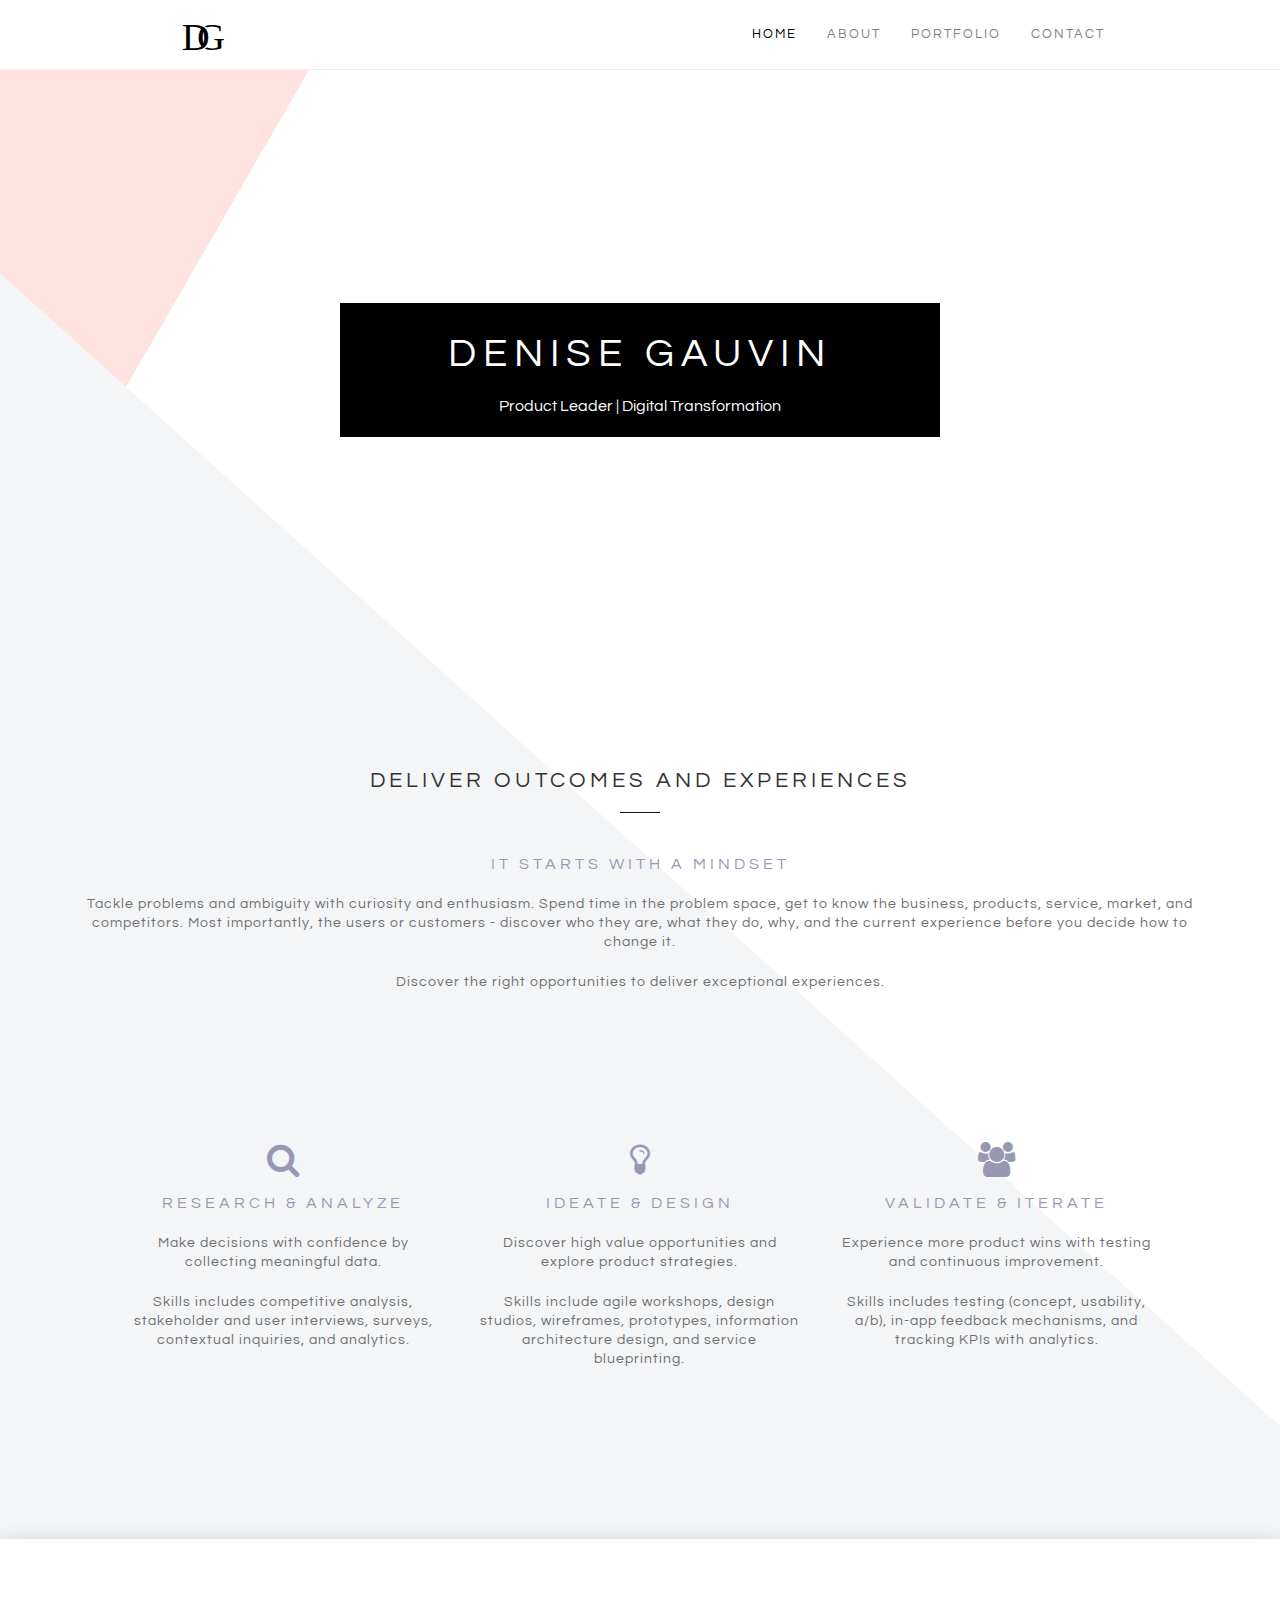
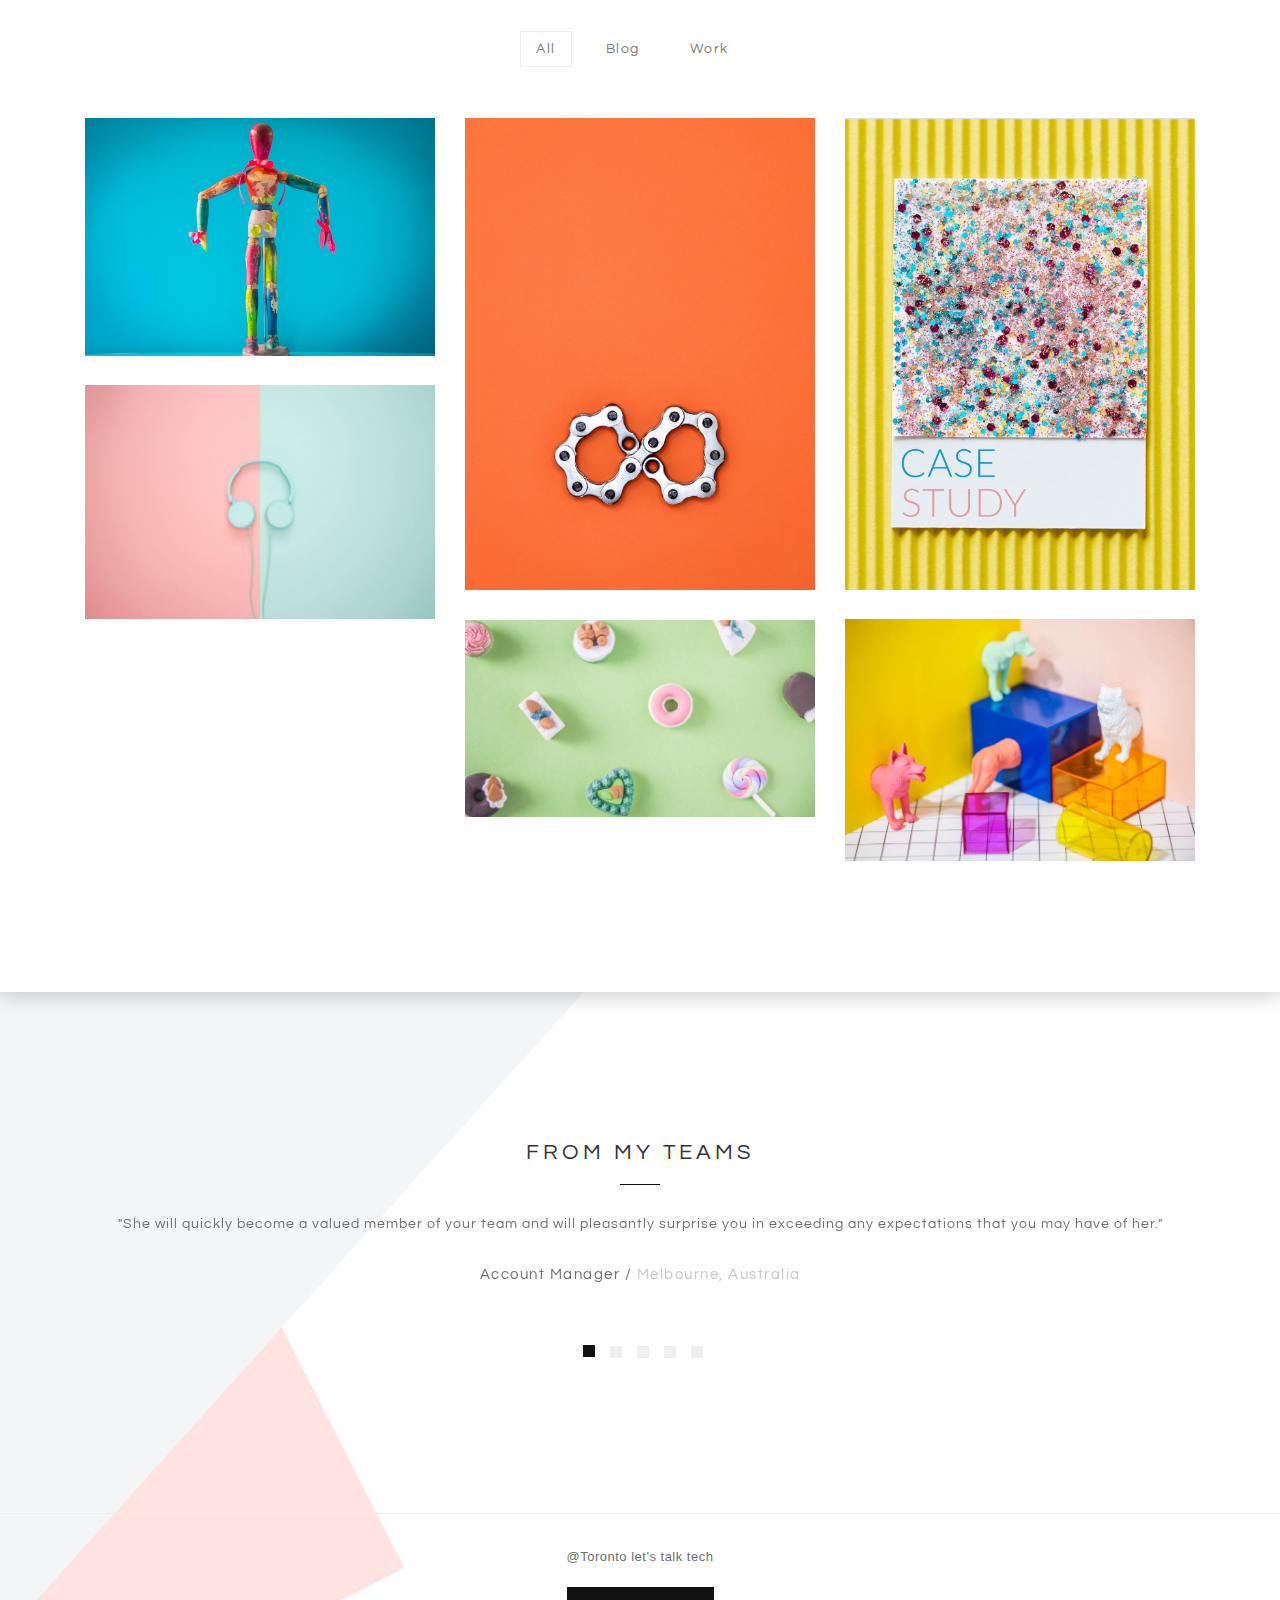
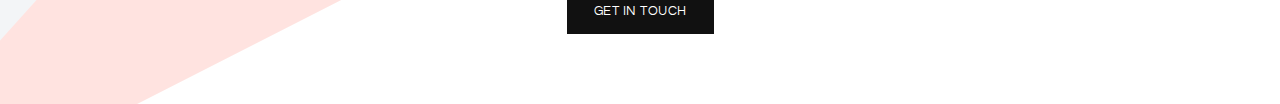
<file: index.html>
<!DOCTYPE html>
<html lang="en">
<head>

<!-- Page info-->
<meta property='og:title' content="Denise Gauvin"/>
<meta property='og:image' content="https://denisegauvin.github.io/DG/assets/img/homepic.png"/>
<meta property='og:description' content="Life in tech, tech in life"/>
<meta property='og:url' content="https://denisegauvin.github.io/DG" />

<!-- theme css --> 
<link href="assets/css/structure.css" rel="stylesheet" type="text/css" />
<link href="assets/css/style.css" rel="stylesheet" type="text/css" />
<link href="assets/css/responsive.css" rel="stylesheet" type="text/css" />
<!-- carousel css -->
<link href="assets/js/lib/owl-carousel/owl.carousel.css" rel="stylesheet">

<!--favy-->
<link rel="apple-touch-icon" sizes="57x57" href="assets/img/fav/apple-icon-57x57.png">
<link rel="apple-touch-icon" sizes="60x60" href="assets/img/fav/apple-icon-60x60.png">
<link rel="apple-touch-icon" sizes="72x72" href="assets/img/fav/apple-icon-72x72.png">
<link rel="apple-touch-icon" sizes="76x76" href="assets/img/fav/apple-icon-76x76.png">
<link rel="apple-touch-icon" sizes="114x114" href="assets/img/fav/apple-icon-114x114.png">
<link rel="apple-touch-icon" sizes="120x120" href="assets/img/fav/apple-icon-120x120.png">
<link rel="apple-touch-icon" sizes="144x144" href="assets/img/fav/apple-icon-144x144.png">
<link rel="apple-touch-icon" sizes="152x152" href="assets/img/fav/apple-icon-152x152.png">
<link rel="apple-touch-icon" sizes="180x180" href="assets/img/fav/apple-icon-180x180.png">
<link rel="icon" type="image/png" sizes="192x192"  href="assets/img/fav/android-icon-192x192.png">
<link rel="icon" type="image/png" sizes="32x32" href="assets/img/fav/favicon-32x32.png">
<link rel="icon" type="image/png" sizes="96x96" href="assets/img/fav/favicon-96x96.png">
<link rel="icon" type="image/png" sizes="16x16" href="assets/img/fav/favicon-16x16.png">
<link rel="manifest" href="/manifest.json">
<meta name="msapplication-TileColor" content="#ffffff">
<meta name="msapplication-TileImage" content="/ms-icon-144x144.png">
<meta name="theme-color" content="#ffffff">

<!-- responsive meta tag -->
<meta name="viewport" content="width=device-width, initial-scale=1.0" />
<meta charset="UTF-8">

<!-- google font used -->
<link href='https://fonts.googleapis.com/css?family=Questrial' rel='stylesheet' type='text/css'>

</head>


<body style="background-image:url('assets/img/bg7.png');">

<!-- header -->
<header>
	
	<div class="header-main header-wide">
		<div class="container clearfix">
		
			<div class="medium-header-container">
				<!-- Site logo -->
				<a href="index.html" id="site-logo"></a>
				<!-- Mobile burger icon -->
				<div id="mobile-nav-button" class="hidden-desk hidden-tab">
					<div id="mobile-nav-icon">
						<span></span>
						<span></span>
						<span></span>
						<span></span>
					</div>
				</div>
			</div>
			
			<!-- header nav menu -->
			<nav id="header-nav">
			
				<ul id="nav-ul" class="menu font-reg clearfix">
				
					<!-- Nav item - no drop down -->
					<li class="menu-item"><a href="index.html" class="active">Home</a></li>

					<!-- Nav item - no drop down -->
					<li class="menu-item"><a href="about.html">About</a></li>			

					<!-- Nav item - no drop down -->
					<li class="menu-item"><a href="portfolio.html">Portfolio</a></li>

					<!-- Nav item - no drop down -->
					<li class="menu-item"><a href="contact.html">Contact</a></li>
					
				</ul>
			
			</nav>
			
		</div>
	</div>
	
</header>


<div id="main-content">


	<!-- Home featured section -->
	<section class="home-section">		
		<!-- Featured banner -->
		<div id="home-featured-banner">
			<div class="container">
				<div class="featured-content featured-center font-reg" style="background-color:#000000;">
					<h2>DENISE GAUVIN</h2>
				     <p>Product Leader | Digital Transformation</p>
				</div>
			</div>
		</div>	
	</section>


	<!-- About section -->
	<section class="testimonial-section" id="about" style="padding: 100px 0 50px 0;">
		<div class="container">
			<div class="section-title font-reg">
			<h2>Deliver outcomes and experiences</h2>
			<p></p>
			</div>
			<div class="about-item font-reg">
			<h3>It starts with a mindset</h3>
			<p>Tackle problems and ambiguity with curiosity and enthusiasm. Spend time in the problem space, get to know the business, products, service, market, and competitors. Most importantly, the users or customers - discover who they are, what they do, why, and the current experience before you decide how to change it.</p>
			<br>
			<p>Discover the right opportunities to deliver exceptional experiences.
			</p>
		</div>
		</div>
	</section>

<section class="page-section about-page">
		<div class="container" style="padding: 0 50px 0 50px;">
			
	<!--About items/services list-->
			<ul class="row about-items">
			
				<!-- Item example 1 -->
				<li class="col-xlarge-4 col-medium-4">
					<div class="about-item font-reg">
						<i class="fa fa-search" style="color: #9898b3;"></i>
						<h3>Research & Analyze</h3>
						<p>Make decisions with confidence by collecting meaningful data.</p>
						<br>
						<p>Skills includes competitive analysis, stakeholder and user interviews, surveys, contextual inquiries, and analytics.</p>
					</div>
				</li>
				
				<!-- Item example 2 -->
				<li class="col-xlarge-4 col-medium-4">
					<div class="about-item font-reg">
						<i class="fa fa-lightbulb-o" style="color: #9898b3;"></i>
						<h3 style="color:#9898b3">Ideate & Design</h3>
						<p>Discover high value opportunities and explore product strategies.</p>
						<br>
						<p>Skills include agile workshops, design studios, wireframes, prototypes, information architecture design, and service blueprinting.</p>
					</div>
				</li>
				
				<!-- Item example 3 -->
				<li class="col-xlarge-4 col-medium-4">
					<div class="about-item font-reg">
						<i class="fa fa-group" style="color: #9898b3;"></i>
						<h3>Validate & Iterate</h3>
						<p>Experience more product wins with testing and continuous improvement.</p>
						<br>
						<p>Skills includes testing (concept, usability, a/b), in-app feedback mechanisms, and tracking KPIs with analytics.</p>
					</div>
				</li>
				
			</ul>
		</div>

	</section>
</div>

<div id="main-content">

	<!-- Portfolio section -->
	<section class="portfolio-section page-section" style="background-color:#ffffff;box-shadow:0 4px 20px 0 rgba(0, 0, 0, 0.19);">
		
		<div class="container">

			<!-- Portfolio filter -->
			<ul id="portfolio-item-filter" class="font-reg clearfix">
				<li><a href="#" class="active" data-filter="*">All</a></li>
				<li><a href="#" data-filter=".blog">Blog</a></li>
				<li><a href="#" data-filter=".work">Work</a></li>
			</ul>

		</div>
		
		<!-- portfolio item list -->
		<ul id="portfolio-items" class="row clearfix boxed-width">
		

					<!-- portfolio item example 1 -->
			<li class="col-xlarge-4 col-medium-4 blog">
				<a href="blog-ai.html" class="portfolio-item">
					<img src="assets/img/blog/cover_ai.jpg" class="image" alt="" />
					<!-- portfolio item hover -->
					<div class="portfolio-hover">
						<div class="portfolio-hover-content font-reg">
							<h3>Blog</h3>
							<p>AI UX</p>
						</div>
					</div>
				</a>
			</li>

					<!-- portfolio item example 1 -->
			<li class="col-xlarge-4 col-medium-4 blog">
				<a href="blog-devops.html" class="portfolio-item">
					<img src="assets/img/blog/cover_devops.jpg" class="image" alt="" />
					<!-- portfolio item hover -->
					<div class="portfolio-hover">
						<div class="portfolio-hover-content font-reg">
							<h3>Blog</h3>
							<p>Dev(Product)Ops</p>
						</div>
					</div>
				</a>
			</li>


			<!-- portfolio item example 1 -->
			<li class="col-xlarge-4 col-medium-4 work">
				<a href="casestudy1.html" class="portfolio-item">
					<img src="assets/img/work/casestudy1.png" class="image" alt="" />
					<!-- portfolio item hover -->
					<div class="portfolio-hover">
						<div class="portfolio-hover-content font-reg">
							<h3>Case Study</h3>
							<p>Medical Tech</p>
						</div>
					</div>
				</a>
			</li>
			
			<!-- portfolio item example 2 -->
			<li class="col-xlarge-4 col-medium-4 blog work">
				<a href="blog-hackathon.html"  class="portfolio-item">
					<img src="assets/img/blog/cover_hackathonblue.jpg" class="image" alt="" />
					<!-- portfolio item hover -->
					<div class="portfolio-hover">
						<div class="portfolio-hover-content font-reg">
							<h3>Hackathon</h3>
							<p>A Hackathon Hat</p>
						</div>
					</div>
				</a>
			</li>
			
			<!-- portfolio item example 3 -->
			<li class="col-xlarge-4 col-medium-4 blog">
				<a href="blog-techdebt.html"  class="portfolio-item">
					<img src="assets/img/blog/cover_techdebt.jpg" class="image" alt="" />
					<!-- portfolio item hover -->
					<div class="portfolio-hover">
						<div class="portfolio-hover-content font-reg">
							<h3>Blog</h3>
							<p>Tech debt, what you can't see</p>
						</div>
					</div>
				</a>
			</li>
			
			<!-- portfolio item example 4 -->
			<li class="col-xlarge-4 col-medium-4 blog">
				<a href="blog-estimation.html"  class="portfolio-item">
					<img src="assets/img/blog/cover_estimation.jpg" class="image" alt="" />
					<!-- portfolio item hover -->
					<div class="portfolio-hover">
						<div class="portfolio-hover-content font-reg">
							<h3>Blog</h3>
							<p>Estimation, a piece of cake?</p>
						</div>
					</div>
				</a>
			</li>
			
		</ul>
		
	</section>

<!-- Testimonial section -->
	<section class="testimonial-section" id="testimonials" style="padding-top:50px;padding-bottom:50px;">
		<div class="container">

			<div class="testimonial-section-inner" style="border-top:0px">

				
				<!-- Section title -->
				<div class="section-title font-reg">
					<h2>From my teams</h2>
					<p></p>
				</div>

				<!-- Testimonial slideshow -->
				<div id="testimonial-slideshow" class="carousel" data-autoplay="true" data-autoplay-speed="6500">
				
					<!-- Testimonial slide example -->
					<div class="testimonial-slide font-reg">
						<p>"She will quickly become a valued member of your team and will pleasantly surprise you in exceeding any expectations that you may have of her."</p>
						<p>Account Manager / <span class="company">Melbourne, Australia</span></p>
					</div>
					
					<!-- Testimonial slide example -->
					<div class="testimonial-slide font-reg">
						<p>"Her inclusive, collaborative approach helped our team understand factors driving business decisions, and made a fundamental difference to the success of the project."</p>
						<p>Co-founder & Director / <span class="company">Melbourne, Australia</span></p>
					</div>
				
					<!-- Testimonial slide example -->
					<div class="testimonial-slide font-reg">
						<p>"Throughout my time working with Denise she proved to be a talented, passionate and indispensable asset to the team. She possesses a wide ranging set of skills and is able to apply them without losing sight of the finer details. It was a joy to work with Denise and a pleasure to be around her and her devotion to the work she does."</p>
						<p>Product Manager / <span class="company">Melbourne, Australia</span></p>
					</div>

					<!-- Testimonial slide example -->
					<div class="testimonial-slide font-reg">
						<p>"Denise is a natural people leader with whom I could entrust my team. She knows how to communicate, persuasively, from technical and non-technical perspectives which makes her contribution very valuable – especially when dealing with stakeholders."</p>
						<p>VP Engineering / <span class="company">Melbourne, Australia</span></p>
					</div>


					<!-- Testimonial slide example -->
					<div class="testimonial-slide font-reg">
						<p>"Denise will not rest until the best solution is identified. And she has the patience to iterate to get there. If you need your product to win, not just work, look no further."</p>
						<p>Senior Product Designer / <span class="company">Chicago, USA</span></p>
					</div>
				</div>
			</div>

				</div>
				</div>
			</div>

	</section>
</div>


<!-- footer -->
<footer>

	<div class="footer-main">
		<p>@Toronto let's talk tech</p>
				<div style="text-align: center; padding:0px 0px 20px 0px;"><a href="contact.html" class="primary-button font-reg hov-bk" style="color:#ffffff">Get in touch</a></div>
			
			<!-- scroll to top -->
			<div id="scroll-top">
				<span class="fa fa-angle-up"></span>
			</div>
	</div>
			
</footer>


<script type="text/javascript" src="https://ajax.googleapis.com/ajax/libs/jquery/2.0.0/jquery.min.js"></script>
<script type="text/javascript" src="assets/js/lib/owl-carousel/owl.carousel.min.js"></script>
<script type="text/javascript" src="assets/js/isotope.js"></script>
<script type="text/javascript" src="assets/js/main.js"></script>


</body>
</html>
</file>
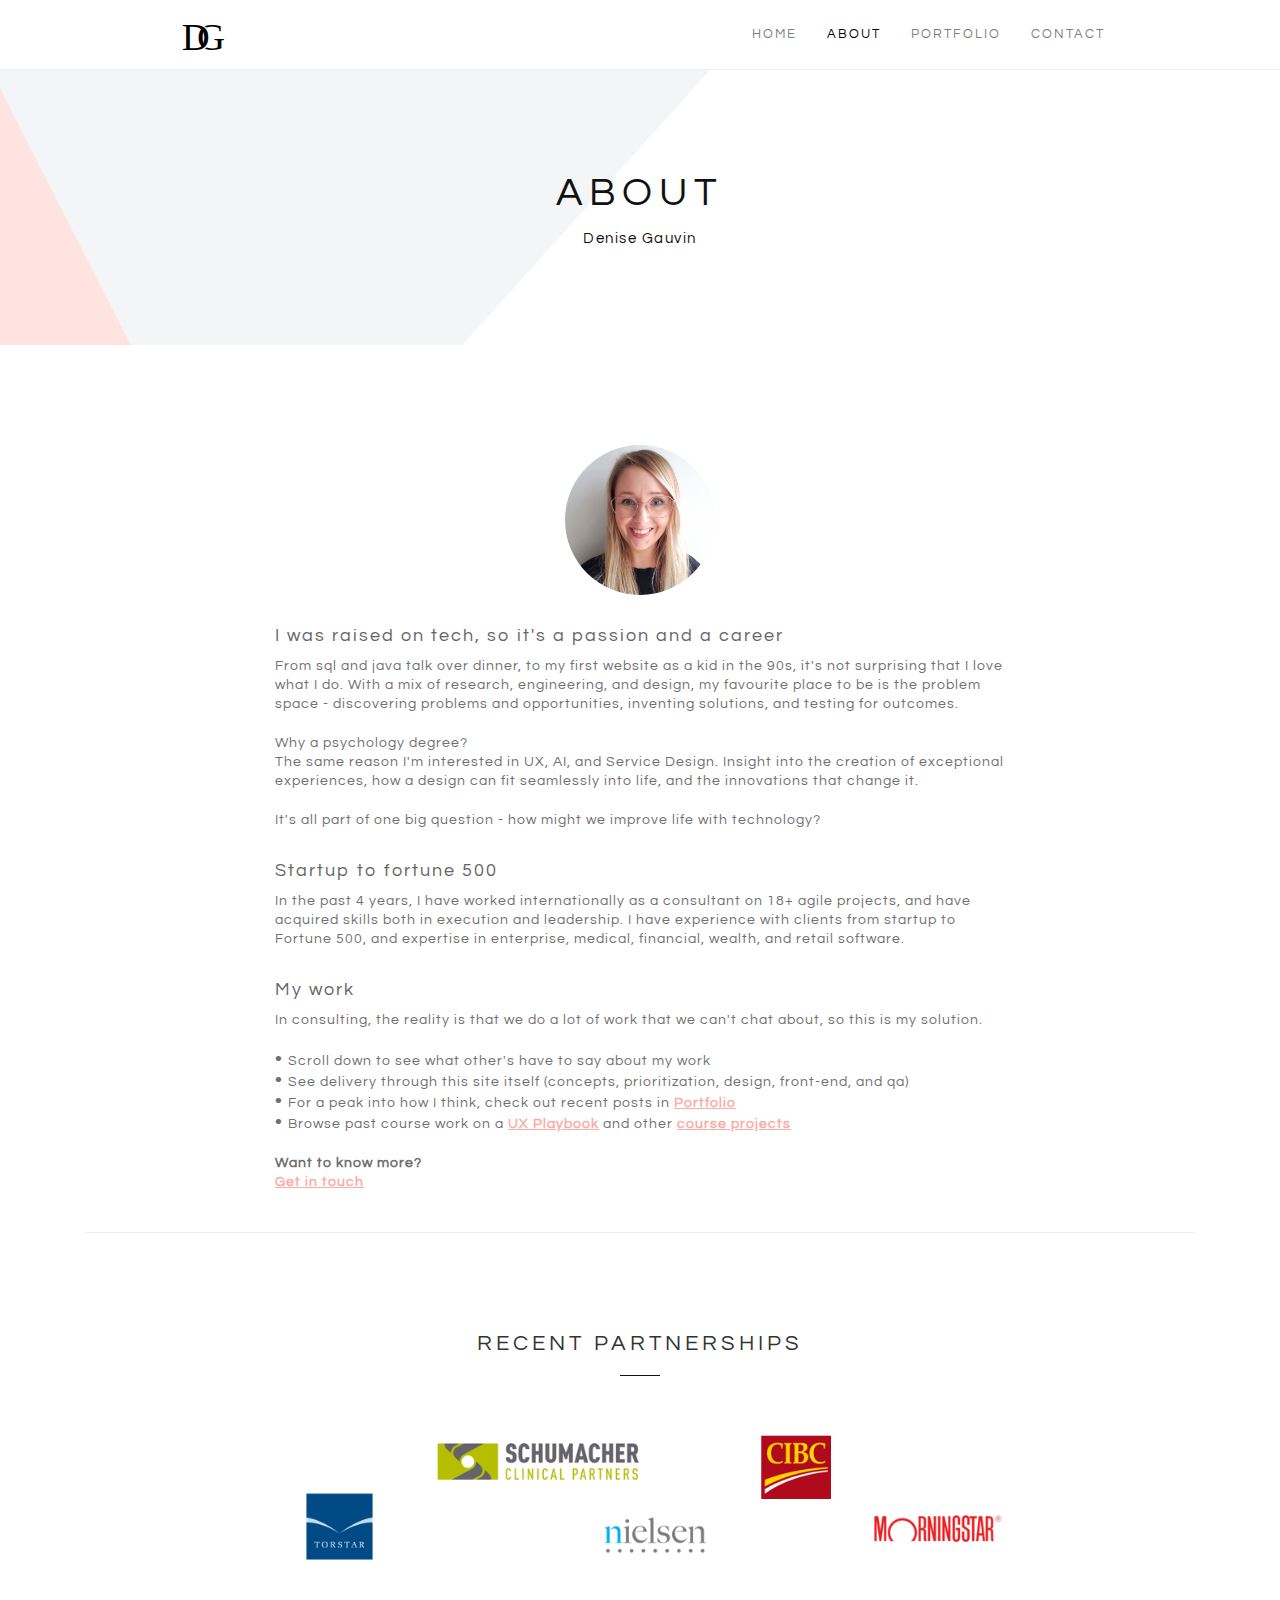
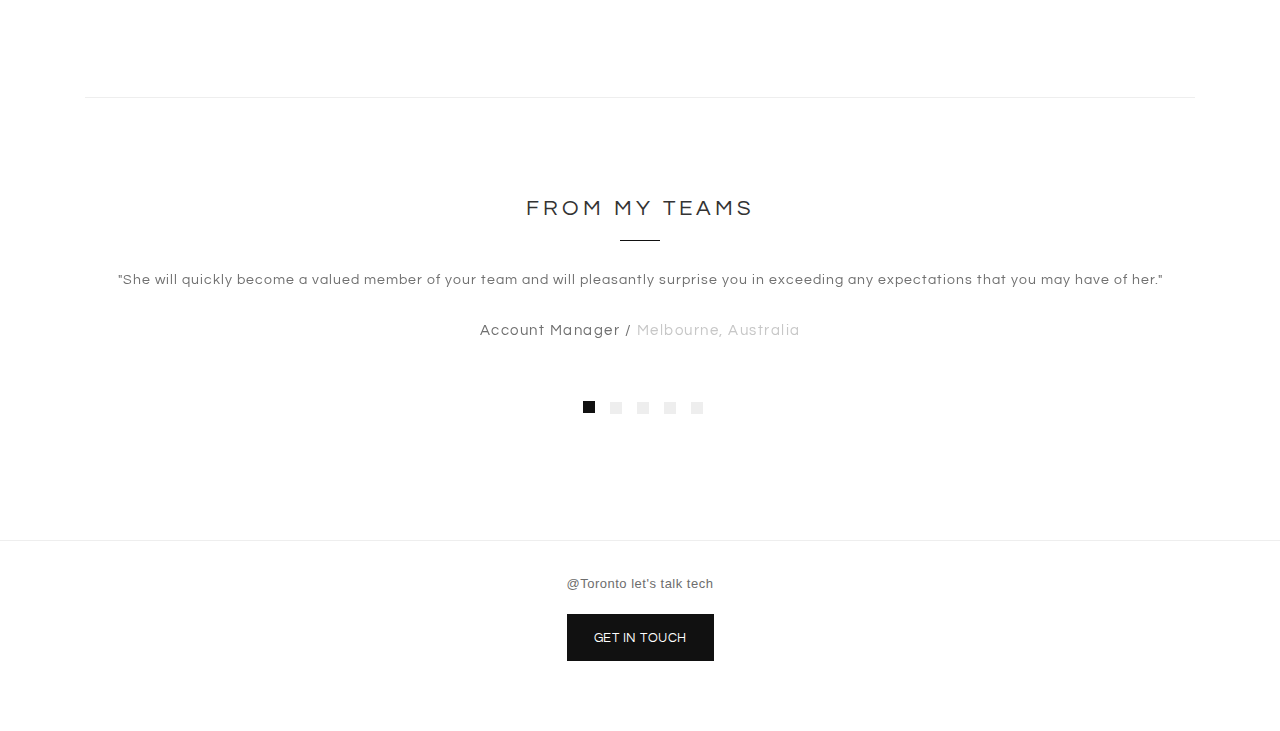
<file: about.html>
<!DOCTYPE html>
<html lang="en">
<head>

<!-- Page info-->
<meta property='og:title' content="About | Denise Gauvin"/>
<meta property='og:image' content="https://denisegauvin.github.io/DG/assets/img/homepic.png"/>
<meta property='og:description' content="Life in tech, tech in life"/>
<meta property='og:url' content="https://denisegauvin.github.io/DG/about.html" />

<!-- theme css --> 
<link href="assets/css/structure.css" rel="stylesheet" type="text/css" />
<link href="assets/css/style.css" rel="stylesheet" type="text/css" />
<link href="assets/css/responsive.css" rel="stylesheet" type="text/css" />
<!-- carousel css -->
<link href="assets/js/lib/owl-carousel/owl.carousel.css" rel="stylesheet">

<!--favy-->
<link rel="apple-touch-icon" sizes="57x57" href="assets/img/fav/apple-icon-57x57.png">
<link rel="apple-touch-icon" sizes="60x60" href="assets/img/fav/apple-icon-60x60.png">
<link rel="apple-touch-icon" sizes="72x72" href="assets/img/fav/apple-icon-72x72.png">
<link rel="apple-touch-icon" sizes="76x76" href="assets/img/fav/apple-icon-76x76.png">
<link rel="apple-touch-icon" sizes="114x114" href="assets/img/fav/apple-icon-114x114.png">
<link rel="apple-touch-icon" sizes="120x120" href="assets/img/fav/apple-icon-120x120.png">
<link rel="apple-touch-icon" sizes="144x144" href="assets/img/fav/apple-icon-144x144.png">
<link rel="apple-touch-icon" sizes="152x152" href="assets/img/fav/apple-icon-152x152.png">
<link rel="apple-touch-icon" sizes="180x180" href="assets/img/fav/apple-icon-180x180.png">
<link rel="icon" type="image/png" sizes="192x192"  href="assets/img/fav/android-icon-192x192.png">
<link rel="icon" type="image/png" sizes="32x32" href="assets/img/fav/favicon-32x32.png">
<link rel="icon" type="image/png" sizes="96x96" href="assets/img/fav/favicon-96x96.png">
<link rel="icon" type="image/png" sizes="16x16" href="assets/img/fav/favicon-16x16.png">
<link rel="manifest" href="/manifest.json">
<meta name="msapplication-TileColor" content="#ffffff">
<meta name="msapplication-TileImage" content="/ms-icon-144x144.png">
<meta name="theme-color" content="#ffffff">

<!-- responsive meta tag -->
<meta name="viewport" content="width=device-width, initial-scale=1.0" />
<meta charset="UTF-8">

<!-- google font used -->
<link href='https://fonts.googleapis.com/css?family=Questrial' rel='stylesheet' type='text/css'>

</head>


<body>
<!-- header -->
<header>
	
	<div class="header-main header-wide">
		<div class="container clearfix">
		
			<div class="medium-header-container">
				<!-- Site logo -->
				<a href="index.html" id="site-logo"></a>
				<!-- Mobile burger icon -->
				<div id="mobile-nav-button" class="hidden-desk hidden-tab">
					<div id="mobile-nav-icon">
						<span></span>
						<span></span>
						<span></span>
						<span></span>
					</div>
				</div>
			</div>
			
			<!-- header nav menu -->
			<nav id="header-nav">
			
				<ul id="nav-ul" class="menu font-reg clearfix">
				
					<!-- Nav item - no drop down -->
					<li class="menu-item"><a href="index.html">Home</a></li>

					<!-- Nav item - no drop down -->
					<li class="menu-item"><a href="about.html" class="active">About</a></li>			

					<!-- Nav item - no drop down -->
					<li class="menu-item"><a href="portfolio.html">Portfolio</a></li>

					<!-- Nav item - no drop down -->
					<li class="menu-item"><a href="contact.html">Contact</a></li>
					
				</ul>
			
			</nav>
			
		</div>
	</div>
	
</header>


<div id="main-content">
	
	
	<!-- page head section -->
	<section class="page-header" style="background-image:url('assets/img/bg8.png');">
		<div class="page-head-inside">
			<div class="container">
				<h1 class="font-reg">About</h1>
				<p class="font-reg">Denise Gauvin</p>
			</div>
		</div>
	</section>
	




<!--About-->

<div class="page-section single-blog">
		<section class="single-blog-main">
		<div class="container">
						<!-- post content -->
			<div class="row">
				<div class="col-xlarge-2 col-medium-4"></div>
					
					<div class="col-xlarge-8 col-medium-12">
						<div class="page-content single-news-content">
						<img src="assets/img/profilepic.jpg" style="height:150px;width:150px;border-radius:50%;margin-bottom:20px;display:block;margin-left:auto;margin-right:auto;">
						<!--<h3>Easy to customise</h3>-->
						<h3>I was raised on tech, so it's a passion and a career</h3>
						<p>From sql and java talk over dinner, to my first website as a kid in the 90s, it's not surprising that I love what I do. With a mix of research, engineering, and design, my favourite place to be is the problem space - discovering problems and opportunities, inventing solutions, and testing for outcomes.</p>
						<p>Why a psychology degree?<br> The same reason I'm interested in UX, AI, and Service Design. Insight into the creation of exceptional experiences, how a design can fit seamlessly into life, and the innovations that change it.</p><p>It's all part of one big question - how might we improve life with technology?</p>
						
						<h3>Startup to fortune 500</h3>
						<p>In the past 4 years, I have worked internationally as a consultant on 18+ agile projects, and have acquired skills both in execution and leadership. I have experience with clients from startup to Fortune 500, and expertise in enterprise, medical, financial, wealth, and retail software.</p>
						<h3>My work</h3>
						<p>In consulting, the reality is that we do a lot of work that we can't chat about, so this is my solution.</p>
							<ul>
								<li>Scroll down to see what other's have to say about my work</li>
								<li>See delivery through this site itself (concepts, prioritization, design, front-end, and qa)</li>
								<li>For a peak into how I think, check out recent posts in <b><a href="portfolio.html" style="color:#FAAEA7;">Portfolio</a></b></li>
								<li>Browse past course work on a <b><a href="https://drive.google.com/open?id=1cBwvmZ64Ke_NTkku8ET5MDOA-UFCyYee" style="color:#FAAEA7;">UX Playbook</a></b> and other <b><a href="https://drive.google.com/open?id=1EkyHkeHKzds83CBp0XWVpnZ-395ZVd5g" style="color:#FAAEA7;">course projects</a></b></li></ul>
								
							</ul>
							<p><b>Want to know more? <br><a href="contact.html" style="color:#FAAEA7;">Get in touch</a></b></p>
					</div>
				</div>
			</div>
		</div>
	</section>

	<section class="testimonial-section" id="testimonials" style="margin-top:20px;">
		<div class="container">

			<div class="testimonial-section-inner">

				
				<!-- Section title -->
				<div class="section-title font-reg">
					<h2>Recent partnerships</h2>
					<p></p>
				</div>

		<div class="container">
			<div class="row">
				<div class="col-xlarge-2"></div>
				<div class="col-xlarge-8"><img src="assets/img/about_partners_logos.png" alt="Partner logos" class="responsive"></div>
			</div>
		</div>	
	</section>
	</div>			

	
<!-- Testimonial section -->
	<section class="testimonial-section" id="testimonials" style="margin-top:20px;">
		<div class="container">

			<div class="testimonial-section-inner">

				
				<!-- Section title -->
				<div class="section-title font-reg">
					<h2>From my teams</h2>
					<p></p>
				</div>

				<!-- Testimonial slideshow -->
				<div id="testimonial-slideshow" class="carousel" data-autoplay="true" data-autoplay-speed="6500">
				
					<!-- Testimonial slide example -->
					<div class="testimonial-slide font-reg">
						<p>"She will quickly become a valued member of your team and will pleasantly surprise you in exceeding any expectations that you may have of her."</p>
						<p>Account Manager / <span class="company">Melbourne, Australia</span></p>
					</div>
					
					<!-- Testimonial slide example -->
					<div class="testimonial-slide font-reg">
						<p>"Her inclusive, collaborative approach helped our team understand factors driving business decisions, and made a fundamental difference to the success of the project."</p>
						<p>Co-founder & Director / <span class="company">Melbourne, Australia</span></p>
					</div>
				
					<!-- Testimonial slide example -->
					<div class="testimonial-slide font-reg">
						<p>"Throughout my time working with Denise she proved to be a talented, passionate and indispensable asset to the team. She possesses a wide ranging set of skills and is able to apply them without losing sight of the finer details. It was a joy to work with Denise and a pleasure to be around her and her devotion to the work she does."</p>
						<p>Product Manager / <span class="company">Melbourne, Australia</span></p>
					</div>

					<!-- Testimonial slide example -->
					<div class="testimonial-slide font-reg">
						<p>"Denise is a natural people leader with whom I could entrust my team. She knows how to communicate, persuasively, from technical and non-technical perspectives which makes her contribution very valuable – especially when dealing with stakeholders."</p>
						<p>VP Engineering / <span class="company">Melbourne, Australia</span></p>
					</div>


					<!-- Testimonial slide example -->
					<div class="testimonial-slide font-reg">
						<p>"Denise will not rest until the best solution is identified. And she has the patience to iterate to get there. If you need your product to win, not just work, look no further."</p>
						<p>Senior Product Designer / <span class="company">Chicago, USA</span></p>
					</div>
				</div>
			</div>

				</div>
				</div>
			</div>

	</section>

	<section class="home-section">
	
	<br>
</section>
	
</div>


<!-- footer -->
<footer>

	<div class="footer-main">
		<p>@Toronto let's talk tech</p>
				<div style="text-align: center; padding:0px 0px 20px 0px;"><a href="contact.html" class="primary-button font-reg hov-bk" style="color:#ffffff">Get in touch</a></div>
			
			<!-- scroll to top -->
			<div id="scroll-top">
				<span class="fa fa-angle-up"></span>
			</div>
	</div>
			
</footer>



<script type="text/javascript" src="https://ajax.googleapis.com/ajax/libs/jquery/2.0.0/jquery.min.js"></script>
<script type="text/javascript" src="assets/js/lib/owl-carousel/owl.carousel.min.js"></script>
<script type="text/javascript" src="assets/js/main.js"></script>

</body>
</html>
</file>
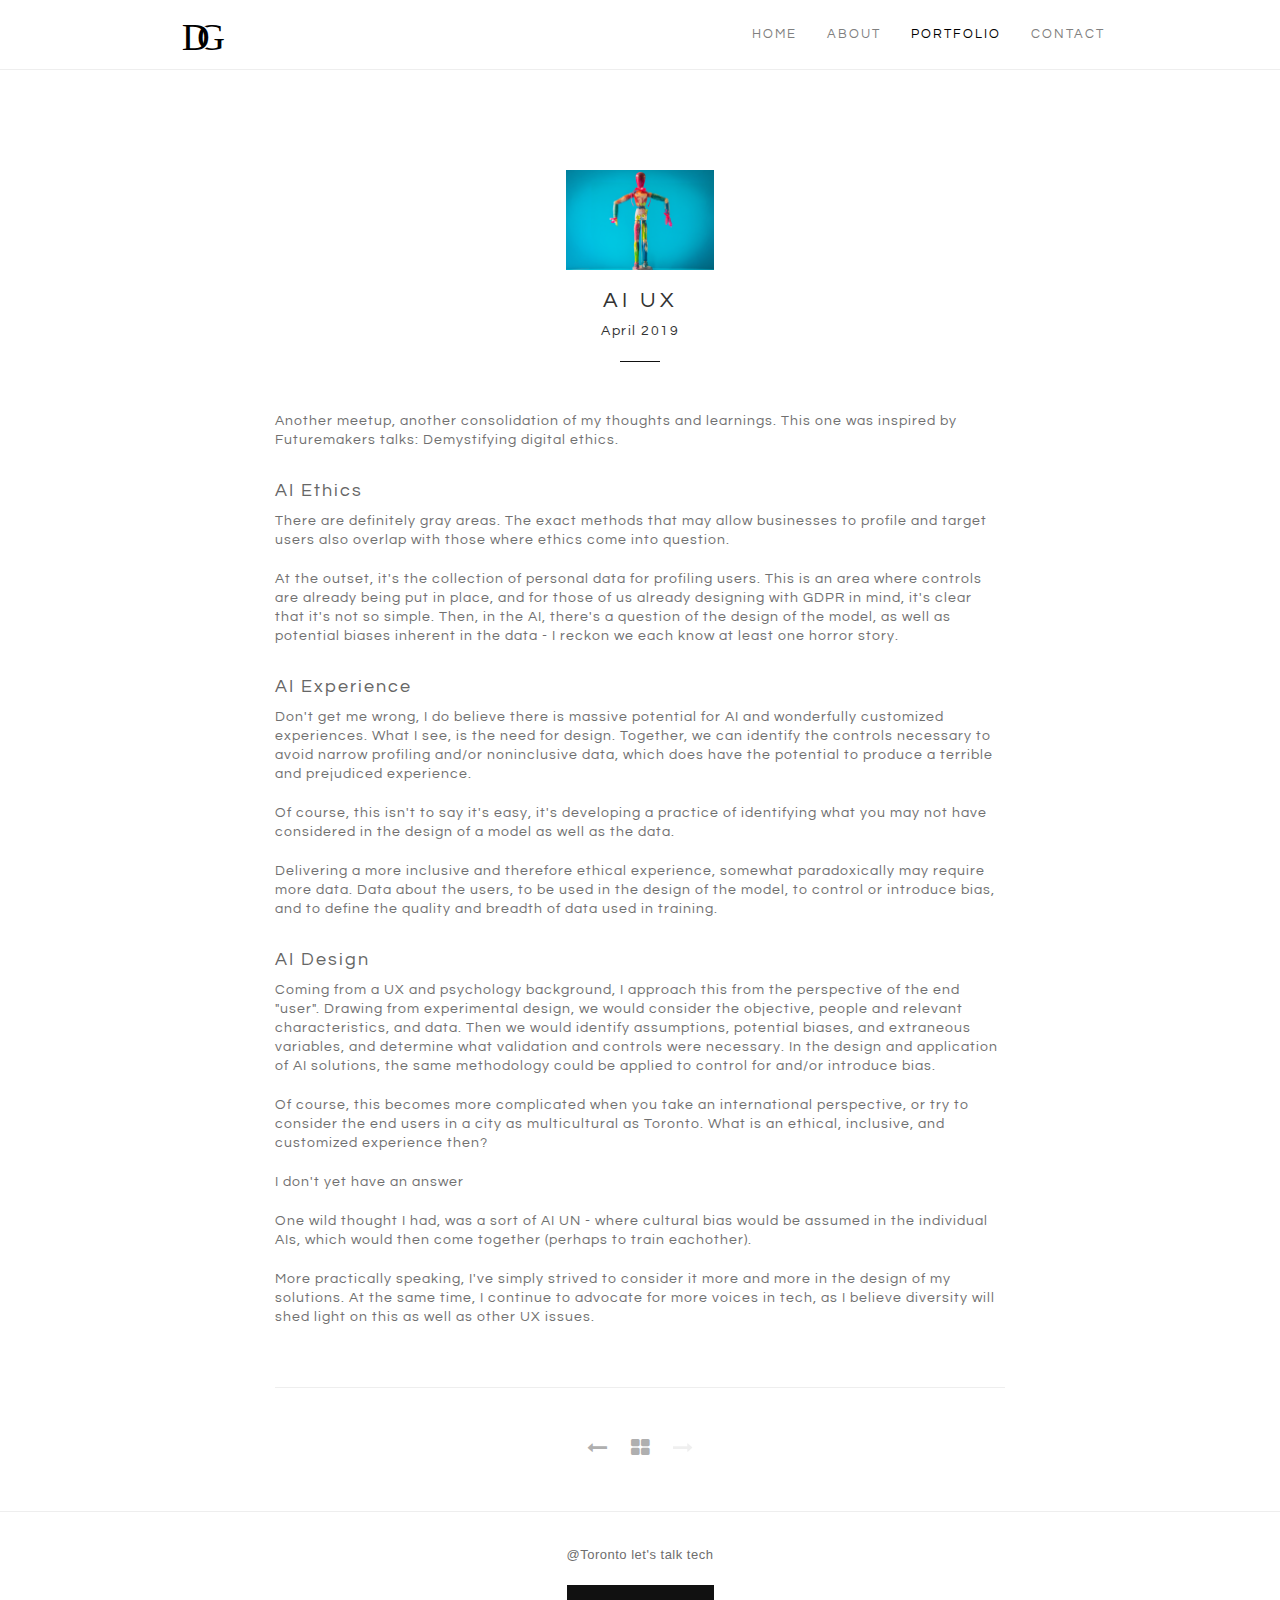
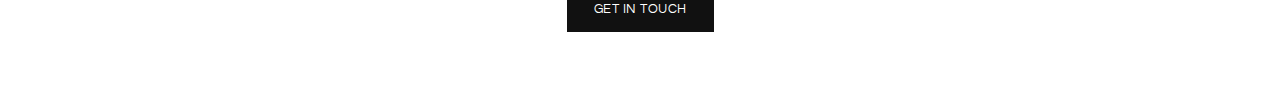
<file: blog-ai.html>
<!DOCTYPE html>
<html lang="en">
<head>

<!-- Page info-->
<meta property='og:title' content="Dev(Product)Ops"/>
<meta property='og:image' content="https://denisegauvin.github.io/DG/assets/img/blog/cover_devops.jpg"/>
<meta property='og:description' content="It's product strategy"/>
<meta property='og:url' content="https://denisegauvin.github.io/DG/blog-estimation.html" />

<!-- theme css --> 
<link href="assets/css/structure.css" rel="stylesheet" type="text/css" />
<link href="assets/css/style.css" rel="stylesheet" type="text/css" />
<link href="assets/css/responsive.css" rel="stylesheet" type="text/css" />

<!--favy-->
<link rel="apple-touch-icon" sizes="57x57" href="assets/img/fav/apple-icon-57x57.png">
<link rel="apple-touch-icon" sizes="60x60" href="assets/img/fav/apple-icon-60x60.png">
<link rel="apple-touch-icon" sizes="72x72" href="assets/img/fav/apple-icon-72x72.png">
<link rel="apple-touch-icon" sizes="76x76" href="assets/img/fav/apple-icon-76x76.png">
<link rel="apple-touch-icon" sizes="114x114" href="assets/img/fav/apple-icon-114x114.png">
<link rel="apple-touch-icon" sizes="120x120" href="assets/img/fav/apple-icon-120x120.png">
<link rel="apple-touch-icon" sizes="144x144" href="assets/img/fav/apple-icon-144x144.png">
<link rel="apple-touch-icon" sizes="152x152" href="assets/img/fav/apple-icon-152x152.png">
<link rel="apple-touch-icon" sizes="180x180" href="assets/img/fav/apple-icon-180x180.png">
<link rel="icon" type="image/png" sizes="192x192"  href="assets/img/fav/android-icon-192x192.png">
<link rel="icon" type="image/png" sizes="32x32" href="assets/img/fav/favicon-32x32.png">
<link rel="icon" type="image/png" sizes="96x96" href="assets/img/fav/favicon-96x96.png">
<link rel="icon" type="image/png" sizes="16x16" href="assets/img/fav/favicon-16x16.png">
<link rel="manifest" href="/manifest.json">
<meta name="msapplication-TileColor" content="#ffffff">
<meta name="msapplication-TileImage" content="/ms-icon-144x144.png">
<meta name="theme-color" content="#ffffff">

<!-- responsive meta tag -->
<meta name="viewport" content="width=device-width, initial-scale=1.0" />
<meta charset="UTF-8">

<!-- google font used -->
<link href='https://fonts.googleapis.com/css?family=Questrial' rel='stylesheet' type='text/css'>

</head>


<body>

<!-- header -->
<header>
	
	<div class="header-main header-wide">
		<div class="container clearfix">
		
			<div class="medium-header-container">
				<!-- Site logo -->
				<a href="index.html" id="site-logo"></a>
				<!-- Mobile burger icon -->
				<div id="mobile-nav-button" class="hidden-desk hidden-tab">
					<div id="mobile-nav-icon">
						<span></span>
						<span></span>
						<span></span>
						<span></span>
					</div>
				</div>
			</div>
			
			<!-- header nav menu -->
			<nav id="header-nav">
			
				<ul id="nav-ul" class="menu font-reg clearfix">
				
					<!-- Nav item - no drop down -->
					<li class="menu-item"><a href="index.html">Home</a></li>

					<!-- Nav item - no drop down -->
					<li class="menu-item"><a href="about.html">About</a></li>			

					<!-- Nav item - no drop down -->
					<li class="menu-item"><a href="portfolio.html" class="active">Portfolio</a></li>

					<!-- Nav item - no drop down -->
					<li class="menu-item"><a href="contact.html">Contact</a></li>
					
				</ul>
			
			</nav>
			
		</div>
	</div>
	
</header>


<div id="main-content">
	
	
	<!-- page content -->
	<div class="page-section single-blog">
		<section class="single-blog-main">
			<div class="container">
				
				<div class="row">
				
					<!-- page col space left -->
					<div class="col-xlarge-2">
						</div>
					<div class="col-xlarge-8">
					
						<!-- post title -->
							<div class="single-blog-title"style="margin-bottom:50px;">
							<img src="assets/img/blog/cover_ai.jpg" alt="" class="center" style="height:100px;display:block;margin-left:auto;margin-right:auto;margin-bottom:20px;">
							<h2 class="font-reg">AI UX</h2>
							<p class="font-reg">April 2019</p>
						</div>
						<!-- post content -->
						<div class="page-content single-news-content">
						<p>Another meetup, another consolidation of my thoughts and learnings. This one was inspired by Futuremakers talks: Demystifying digital ethics.</p>
						<h3>AI Ethics</h3>
						<p>There are definitely gray areas. The exact methods that may allow businesses to profile and target users also overlap with those where ethics come into question.</p>
						<p>At the outset, it's the collection of personal data for profiling users. This is an area where controls are already being put in place, and for those of us already designing with GDPR in mind, it's clear that it's not so simple. Then, in the AI, there's a question of the design of the model, as well as potential biases inherent in the data - I reckon we each know at least one horror story.</p>
						<h3>AI Experience</h3>
						<p>Don't get me wrong, I do believe there is massive potential for AI and wonderfully customized experiences. What I see, is the need for design. Together, we can identify the controls necessary to avoid narrow profiling and/or noninclusive data, which does have the potential to produce a terrible and prejudiced experience.</p>
						<p>Of course, this isn't to say it's easy, it's developing a practice of identifying what you may not have considered in the design of a model as well as the data.</p>
						<p>Delivering a more inclusive and therefore ethical experience, somewhat paradoxically may require more data. Data about the users, to be used in the design of the model, to control or introduce bias, and to define the quality and breadth of data used in training.</p>
						<h3>AI Design</h3>
						<p>Coming from a UX and psychology background, I approach this from the perspective of the end "user". Drawing from experimental design, we would consider the objective, people and relevant characteristics, and data. Then we would identify assumptions, potential biases, and extraneous variables, and determine what validation and controls were necessary. In the design and application of AI solutions, the same methodology could be applied to control for and/or introduce bias.</p>
						<p>Of course, this becomes more complicated when you take an international perspective, or try to consider the end users in a city as multicultural as Toronto. What is an ethical, inclusive, and customized experience then?</p>
						<p>I don't yet have an answer</p>
						<p>One wild thought I had, was a sort of AI UN - where cultural bias would be assumed in the individual AIs, which would then come together (perhaps to train eachother).</p>
						<p>More practically speaking, I've simply strived to consider it more and more in the design of my solutions. At the same time, I continue to advocate for more voices in tech, as I believe diversity will shed light on this as well as other UX issues.
						</p>
					</div>
						<!-- post share
						<div id="post-share" class="small-social clearfix">
							<a href="" class="social-item hov-bk" target="_blank"><span class="fa fa-facebook"></span></a>
							<a href="" class="social-item hov-bk" target="_blank"><span class="fa fa-twitter"></span></a>
							<a href="" class="social-item hov-bk" target="_blank"><span class="fa fa-instagram"></span></a>
							<a href="" class="social-item hov-bk" target="_blank"><span class="fa fa-youtube"></span></a>
							<a href="" class="social-item hov-bk" target="_blank"><span class="fa fa-google-plus"></span></a>
						</div>-->
						
						<!-- post navigation-->
						<section class="post-navigation">
							<div class="post-navigation-inner">
								<a href="blog-devops.html"><i class="fa fa-long-arrow-left"></i></a>
								<a href="portfolio.html"><i class="fa fa-th-large"></i></a>
								<i class="fa fa-long-arrow-right" style="filter:opacity(20%)"></i>
							</div>
						</section>
						
					</div>
					
					<!-- page col space left -->
					<div class="col-xlarge-1"></div>
					
				</div>
				
			</div>
		</section>
	</div>

</div>


<!-- footer -->
<footer>

	<div class="footer-main">
		<p>@Toronto let's talk tech</p>
				<div style="text-align: center; padding:0px 0px 20px 0px;"><a href="contact.html" class="primary-button font-reg hov-bk" style="color:#ffffff">Get in touch</a></div>
			
			<!-- scroll to top -->
			<div id="scroll-top">
				<span class="fa fa-angle-up"></span>
			</div>
	</div>
			
</footer>


<script type="text/javascript" src="https://ajax.googleapis.com/ajax/libs/jquery/2.0.0/jquery.min.js"></script>
<script type="text/javascript" src="assets/js/main.js"></script>

</body>
</html>
</file>
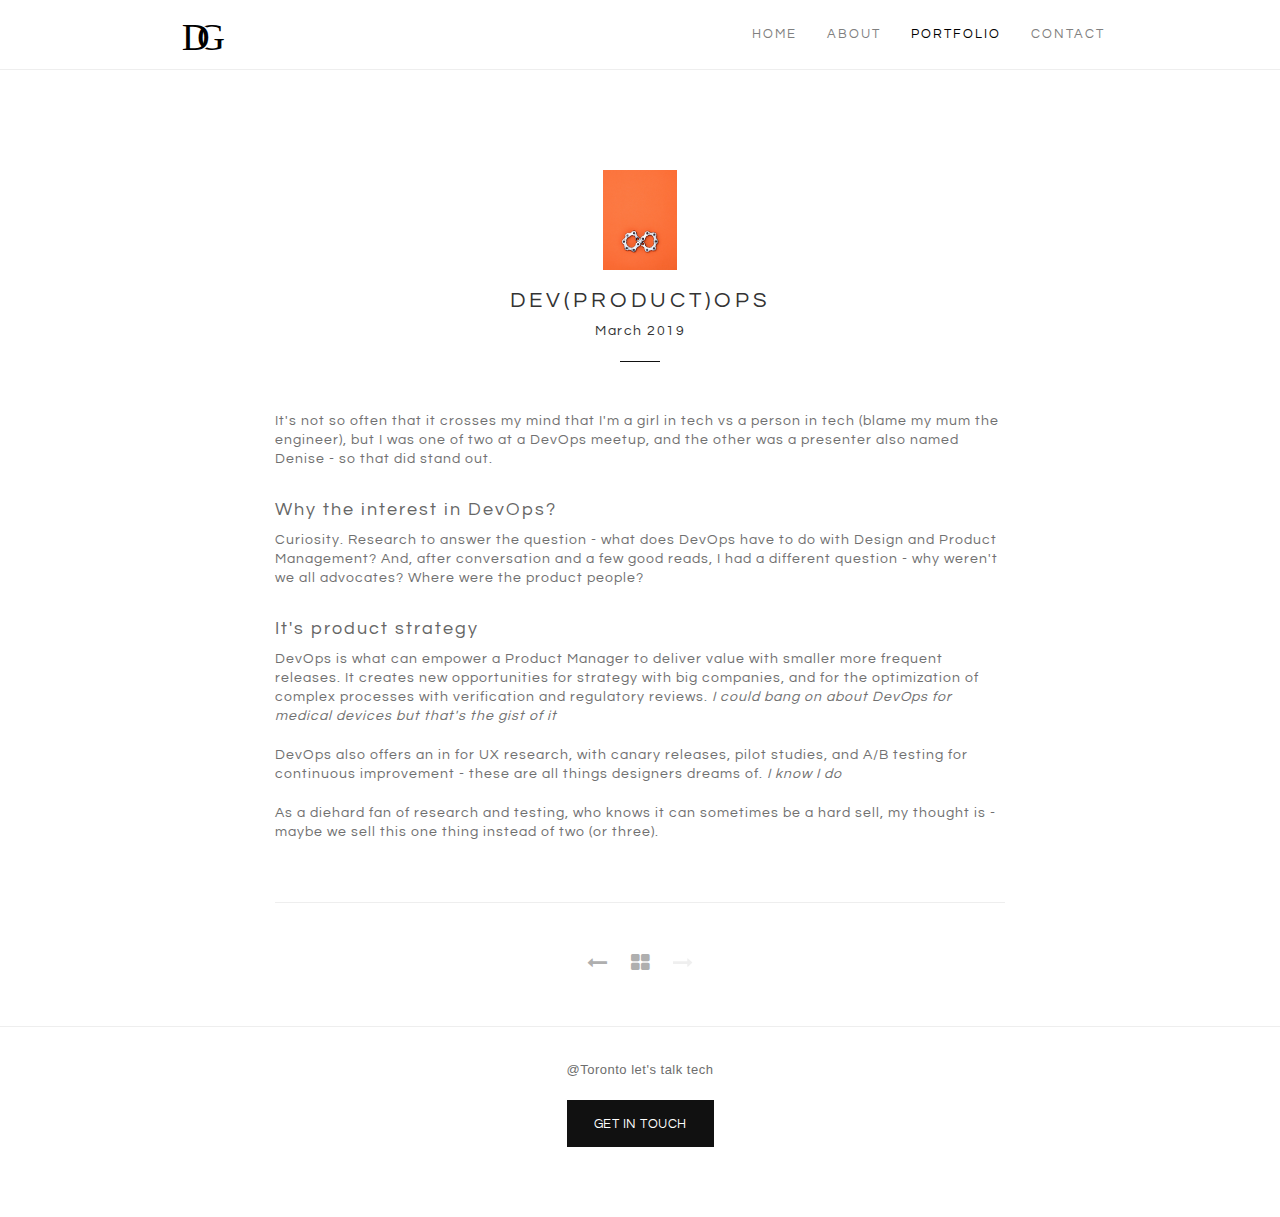
<file: blog-devops.html>
<!DOCTYPE html>
<html lang="en">
<head>

<!-- Page info-->
<meta property='og:title' content="Dev(Product)Ops"/>
<meta property='og:image' content="https://denisegauvin.github.io/DG/assets/img/blog/cover_devops.jpg"/>
<meta property='og:description' content="It's product strategy"/>
<meta property='og:url' content="https://denisegauvin.github.io/DG/blog-estimation.html" />

<!-- theme css --> 
<link href="assets/css/structure.css" rel="stylesheet" type="text/css" />
<link href="assets/css/style.css" rel="stylesheet" type="text/css" />
<link href="assets/css/responsive.css" rel="stylesheet" type="text/css" />

<!--favy-->
<link rel="apple-touch-icon" sizes="57x57" href="assets/img/fav/apple-icon-57x57.png">
<link rel="apple-touch-icon" sizes="60x60" href="assets/img/fav/apple-icon-60x60.png">
<link rel="apple-touch-icon" sizes="72x72" href="assets/img/fav/apple-icon-72x72.png">
<link rel="apple-touch-icon" sizes="76x76" href="assets/img/fav/apple-icon-76x76.png">
<link rel="apple-touch-icon" sizes="114x114" href="assets/img/fav/apple-icon-114x114.png">
<link rel="apple-touch-icon" sizes="120x120" href="assets/img/fav/apple-icon-120x120.png">
<link rel="apple-touch-icon" sizes="144x144" href="assets/img/fav/apple-icon-144x144.png">
<link rel="apple-touch-icon" sizes="152x152" href="assets/img/fav/apple-icon-152x152.png">
<link rel="apple-touch-icon" sizes="180x180" href="assets/img/fav/apple-icon-180x180.png">
<link rel="icon" type="image/png" sizes="192x192"  href="assets/img/fav/android-icon-192x192.png">
<link rel="icon" type="image/png" sizes="32x32" href="assets/img/fav/favicon-32x32.png">
<link rel="icon" type="image/png" sizes="96x96" href="assets/img/fav/favicon-96x96.png">
<link rel="icon" type="image/png" sizes="16x16" href="assets/img/fav/favicon-16x16.png">
<link rel="manifest" href="/manifest.json">
<meta name="msapplication-TileColor" content="#ffffff">
<meta name="msapplication-TileImage" content="/ms-icon-144x144.png">
<meta name="theme-color" content="#ffffff">

<!-- responsive meta tag -->
<meta name="viewport" content="width=device-width, initial-scale=1.0" />
<meta charset="UTF-8">

<!-- google font used -->
<link href='https://fonts.googleapis.com/css?family=Questrial' rel='stylesheet' type='text/css'>

</head>


<body>

<!-- header -->
<header>
	
	<div class="header-main header-wide">
		<div class="container clearfix">
		
			<div class="medium-header-container">
				<!-- Site logo -->
				<a href="index.html" id="site-logo"></a>
				<!-- Mobile burger icon -->
				<div id="mobile-nav-button" class="hidden-desk hidden-tab">
					<div id="mobile-nav-icon">
						<span></span>
						<span></span>
						<span></span>
						<span></span>
					</div>
				</div>
			</div>
			
			<!-- header nav menu -->
			<nav id="header-nav">
			
				<ul id="nav-ul" class="menu font-reg clearfix">
				
					<!-- Nav item - no drop down -->
					<li class="menu-item"><a href="index.html">Home</a></li>

					<!-- Nav item - no drop down -->
					<li class="menu-item"><a href="about.html">About</a></li>			

					<!-- Nav item - no drop down -->
					<li class="menu-item"><a href="portfolio.html" class="active">Portfolio</a></li>

					<!-- Nav item - no drop down -->
					<li class="menu-item"><a href="contact.html">Contact</a></li>
					
				</ul>
			
			</nav>
			
		</div>
	</div>
	
</header>


<div id="main-content">
	
	
	<!-- page content -->
	<div class="page-section single-blog">
		<section class="single-blog-main">
			<div class="container">
				
				<div class="row">
				
					<!-- page col space left -->
					<div class="col-xlarge-2">
						</div>
					<div class="col-xlarge-8">
					
						<!-- post title -->
							<div class="single-blog-title"style="margin-bottom:50px;">
							<img src="assets/img/blog/cover_devops.jpg" alt="" class="center" style="height:100px;display:block;margin-left:auto;margin-right:auto;margin-bottom:20px;">
							<h2 class="font-reg">Dev(Product)Ops</h2>
							<p class="font-reg">March 2019</p>
						</div>
						<!-- post content -->
						<div class="page-content single-news-content">
							<p>It's not so often that it crosses my mind that I'm a girl in tech vs a person in tech (blame my mum the engineer), but I was one of two at a DevOps meetup, and the other was a presenter also named Denise - so that did stand out.</h3>
							<br>
						<h3>Why the interest in DevOps?</h3>
						<p>Curiosity. Research to answer the question - what does DevOps have to do with Design and Product Management? And, after conversation and a few good reads, I had a different question - why weren't we all advocates? Where were the product people?
						</p>
						<h3>It's product strategy</h3>
						<p>DevOps is what can empower a Product Manager to deliver value with smaller more frequent releases. It creates new opportunities for strategy with big companies, and for the optimization of complex processes with verification and regulatory reviews. <i>I could bang on about DevOps for medical devices but that's the gist of it</i></p>
						<p>DevOps also offers an in for UX research, with canary releases, pilot studies, and A/B testing for continuous improvement - these are all things designers dreams of. <i>I know I do</i></p>
						<p>As a diehard fan of research and testing, who knows it can sometimes be a hard sell, my thought is - maybe we sell this one thing instead of two (or three).
						</p>
					</div>
						<!-- post share
						<div id="post-share" class="small-social clearfix">
							<a href="" class="social-item hov-bk" target="_blank"><span class="fa fa-facebook"></span></a>
							<a href="" class="social-item hov-bk" target="_blank"><span class="fa fa-twitter"></span></a>
							<a href="" class="social-item hov-bk" target="_blank"><span class="fa fa-instagram"></span></a>
							<a href="" class="social-item hov-bk" target="_blank"><span class="fa fa-youtube"></span></a>
							<a href="" class="social-item hov-bk" target="_blank"><span class="fa fa-google-plus"></span></a>
						</div>-->
						
						<!-- post navigation-->
						<section class="post-navigation">
							<div class="post-navigation-inner">
								<a href="casestudy1.html"><i class="fa fa-long-arrow-left"></i></a>
								<a href="portfolio.html"><i class="fa fa-th-large"></i></a>
								<i class="fa fa-long-arrow-right" style="filter:opacity(20%)"></i>
							</div>
						</section>
						
					</div>
					
					<!-- page col space left -->
					<div class="col-xlarge-1"></div>
					
				</div>
				
			</div>
		</section>
	</div>

</div>


<!-- footer -->
<footer>

	<div class="footer-main">
		<p>@Toronto let's talk tech</p>
				<div style="text-align: center; padding:0px 0px 20px 0px;"><a href="contact.html" class="primary-button font-reg hov-bk" style="color:#ffffff">Get in touch</a></div>
			
			<!-- scroll to top -->
			<div id="scroll-top">
				<span class="fa fa-angle-up"></span>
			</div>
	</div>
			
</footer>


<script type="text/javascript" src="https://ajax.googleapis.com/ajax/libs/jquery/2.0.0/jquery.min.js"></script>
<script type="text/javascript" src="assets/js/main.js"></script>

</body>
</html>
</file>
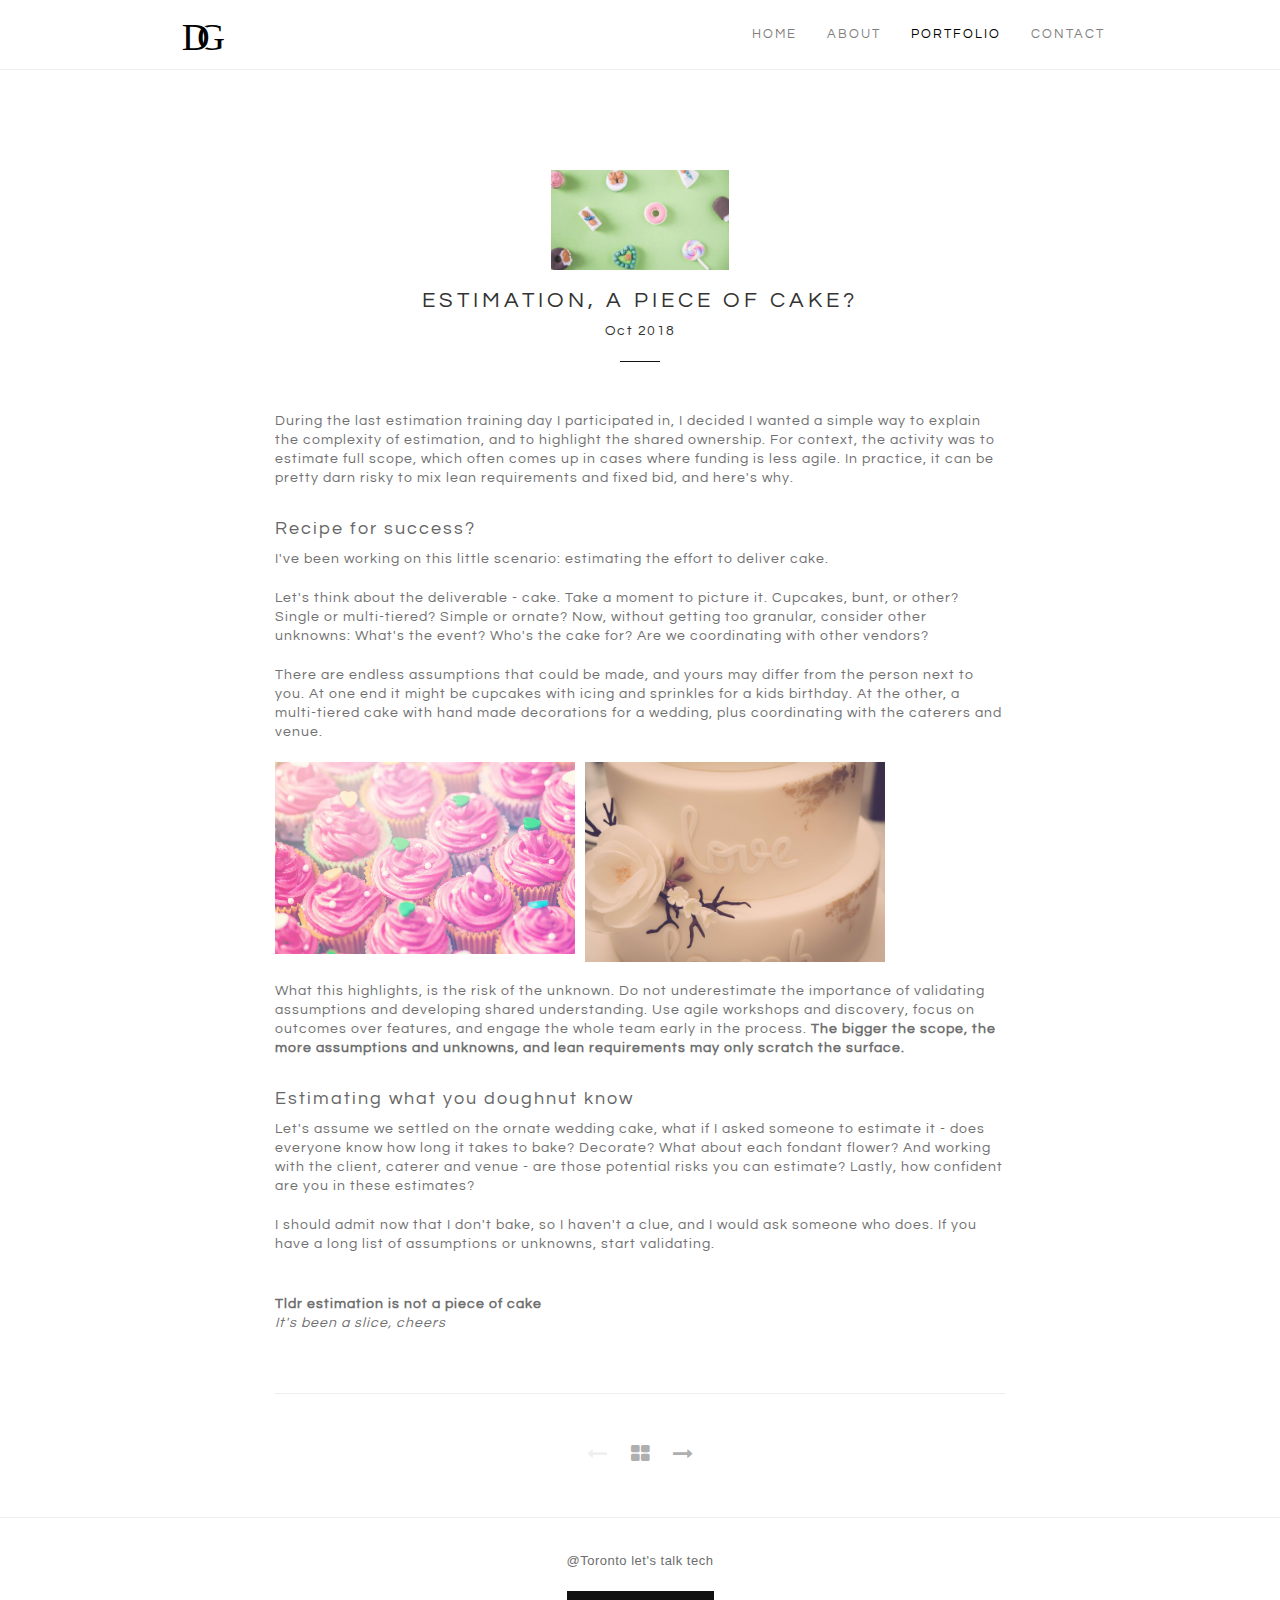
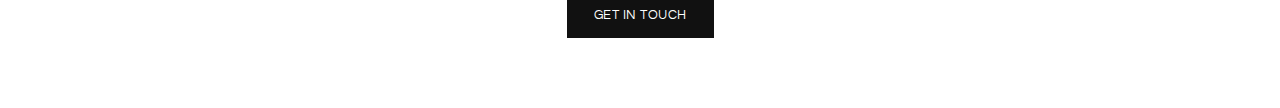
<file: blog-estimation.html>
<!DOCTYPE html>
<html lang="en">
<head>


<!-- Page info-->
<meta property='og:title' content="Estimation, a piece of cake?"/>
<meta property='og:image' content="https://denisegauvin.github.io/DG/assets/img/blog/cover_estimation.jpg"/>
<meta property='og:description' content="Estimating what you doughnut know"/>
<meta property='og:url' content="https://denisegauvin.github.io/DG/blog-estimation.html" />

<!-- theme css --> 
<link href="assets/css/structure.css" rel="stylesheet" type="text/css" />
<link href="assets/css/style.css" rel="stylesheet" type="text/css" />
<link href="assets/css/responsive.css" rel="stylesheet" type="text/css" />

<!--favy-->
<link rel="apple-touch-icon" sizes="57x57" href="assets/img/fav/apple-icon-57x57.png">
<link rel="apple-touch-icon" sizes="60x60" href="assets/img/fav/apple-icon-60x60.png">
<link rel="apple-touch-icon" sizes="72x72" href="assets/img/fav/apple-icon-72x72.png">
<link rel="apple-touch-icon" sizes="76x76" href="assets/img/fav/apple-icon-76x76.png">
<link rel="apple-touch-icon" sizes="114x114" href="assets/img/fav/apple-icon-114x114.png">
<link rel="apple-touch-icon" sizes="120x120" href="assets/img/fav/apple-icon-120x120.png">
<link rel="apple-touch-icon" sizes="144x144" href="assets/img/fav/apple-icon-144x144.png">
<link rel="apple-touch-icon" sizes="152x152" href="assets/img/fav/apple-icon-152x152.png">
<link rel="apple-touch-icon" sizes="180x180" href="assets/img/fav/apple-icon-180x180.png">
<link rel="icon" type="image/png" sizes="192x192"  href="assets/img/fav/android-icon-192x192.png">
<link rel="icon" type="image/png" sizes="32x32" href="assets/img/fav/favicon-32x32.png">
<link rel="icon" type="image/png" sizes="96x96" href="assets/img/fav/favicon-96x96.png">
<link rel="icon" type="image/png" sizes="16x16" href="assets/img/fav/favicon-16x16.png">
<link rel="manifest" href="/manifest.json">
<meta name="msapplication-TileColor" content="#ffffff">
<meta name="msapplication-TileImage" content="/ms-icon-144x144.png">
<meta name="theme-color" content="#ffffff">

<!-- responsive meta tag -->
<meta name="viewport" content="width=device-width, initial-scale=1.0" />
<meta charset="UTF-8">

<!-- google font used -->
<link href='https://fonts.googleapis.com/css?family=Questrial' rel='stylesheet' type='text/css'>

</head>


<body>

</header>
<!-- header -->
<header>
	
	<div class="header-main header-wide">
		<div class="container clearfix">
		
			<div class="medium-header-container">
				<!-- Site logo -->
				<a href="index.html" id="site-logo"></a>
				<!-- Mobile burger icon -->
				<div id="mobile-nav-button" class="hidden-desk hidden-tab">
					<div id="mobile-nav-icon">
						<span></span>
						<span></span>
						<span></span>
						<span></span>
					</div>
				</div>
			</div>
			
			<!-- header nav menu -->
			<nav id="header-nav">
			
				<ul id="nav-ul" class="menu font-reg clearfix">
				
					<!-- Nav item - no drop down -->
					<li class="menu-item"><a href="index.html">Home</a></li>

					<!-- Nav item - no drop down -->
					<li class="menu-item"><a href="about.html">About</a></li>			

					<!-- Nav item - no drop down -->
					<li class="menu-item"><a href="portfolio.html" class="active">Portfolio</a></li>

					<!-- Nav item - no drop down -->
					<li class="menu-item"><a href="contact.html">Contact</a></li>
					
				</ul>
			
			</nav>
			
		</div>
	</div>
	
</header>


<div id="main-content">
	
	
	<!-- page content -->
	<div class="page-section single-blog">
		<section class="single-blog-main">
			<div class="container">
				
				<div class="row">
				
					<!-- page col space left -->
					<div class="col-xlarge-2">
						</div>
					<div class="col-xlarge-8">
					
						<!-- post title -->
							<div class="single-blog-title"style="margin-bottom:50px;">
							<img src="assets/img/blog/cover_estimation.jpg" alt="" class="center" style="height:100px;display:block;margin-left:auto;margin-right:auto;margin-bottom:20px;">
							<h2 class="font-reg">Estimation, a piece of cake?</h2>
							<p class="font-reg">Oct 2018</p>
						</div>
						<!-- post content -->
						<div class="page-content single-news-content">
							<p>During the last estimation training day I participated in, I decided I wanted a simple way to explain the complexity of estimation, and to highlight the shared ownership. For context, the activity was to estimate full scope, which often comes up in cases where funding is less agile. In practice, it can be pretty darn risky to mix lean requirements and fixed bid, and here's why.</p>
							
							<h3>Recipe for success?</h3>
							<p>I've been working on this little scenario: estimating the effort to deliver cake.</p>
							<p>Let's think about the deliverable - cake. Take a moment to picture it. Cupcakes, bunt, or other? Single or multi-tiered? Simple or ornate? Now, without getting too granular, consider other unknowns: What's the event? Who's the cake for? Are we coordinating with other vendors?</p>
							<p>There are endless assumptions that could be made, and yours may differ from the person next to you. At one end it might be cupcakes with icing and sprinkles for a kids birthday. At the other, a multi-tiered cake with hand made decorations for a wedding, plus coordinating with the caterers and venue. </p>
							<!-- post image -->
							<p><img src="assets/img/blog/estimation1.jpg" alt="" class="single-image image" align="left" style="max-width:300px; height:auto; margin-right:10px;"/><img src="assets/img/blog/estimation2.jpg" alt="" class="single-image image" style="max-width:300px; height:auto;"/></p>
							<p>What this highlights, is the risk of the unknown. Do not underestimate the importance of validating assumptions and developing shared understanding. Use agile workshops and discovery, focus on outcomes over features, and engage the whole team early in the process. <b>The bigger the scope, the more assumptions and unknowns, and lean requirements may only scratch the surface.</b></p>

							
						<h3>Estimating what you doughnut know</h3>
						<p>Let's assume we settled on the ornate wedding cake, what if I asked someone to estimate it - does everyone know how long it takes to bake? Decorate? What about each fondant flower? And working with the client, caterer and venue - are those potential risks you can estimate? Lastly, how confident are you in these estimates?</p>
						<p>I should admit now that I don't bake, so I haven't a clue, and I would ask someone who does. If you have a long list of assumptions or unknowns, start validating.</p>
						<br>
						<p><b>Tldr estimation is not a piece of cake</b>
						<br><i>It's been a slice, cheers</i></p>
						
					</div>
						<!-- post share
						<div id="post-share" class="small-social clearfix">
							<a href="" class="social-item hov-bk" target="_blank"><span class="fa fa-facebook"></span></a>
							<a href="" class="social-item hov-bk" target="_blank"><span class="fa fa-twitter"></span></a>
							<a href="" class="social-item hov-bk" target="_blank"><span class="fa fa-instagram"></span></a>
							<a href="" class="social-item hov-bk" target="_blank"><span class="fa fa-youtube"></span></a>
							<a href="" class="social-item hov-bk" target="_blank"><span class="fa fa-google-plus"></span></a>
						</div>-->
						
						<!-- post navigation-->
						<section class="post-navigation">
							<div class="post-navigation-inner">
								<i class="fa fa-long-arrow-left" style="filter:opacity(20%)"></i>
								<a href="portfolio.html"><i class="fa fa-th-large"></i></a>
								<a href="blog-techdebt.html"><i class="fa fa-long-arrow-right"></i></a>
							</div>
						</section>

					</div>
					
					<!-- page col space left -->
					<div class="col-xlarge-1"></div>
					
				</div>
				
			</div>
		</section>
	</div>

</div>


<!-- footer -->
<footer>

	<div class="footer-main">
		<p>@Toronto let's talk tech</p>
				<div style="text-align: center; padding:0px 0px 20px 0px;"><a href="contact.html" class="primary-button font-reg hov-bk" style="color:#ffffff">Get in touch</a></div>
			
			<!-- scroll to top -->
			<div id="scroll-top">
				<span class="fa fa-angle-up"></span>
			</div>
	</div>
			
</footer>



<script type="text/javascript" src="https://ajax.googleapis.com/ajax/libs/jquery/2.0.0/jquery.min.js"></script>
<script type="text/javascript" src="assets/js/main.js"></script>

</body>
</html>
</file>
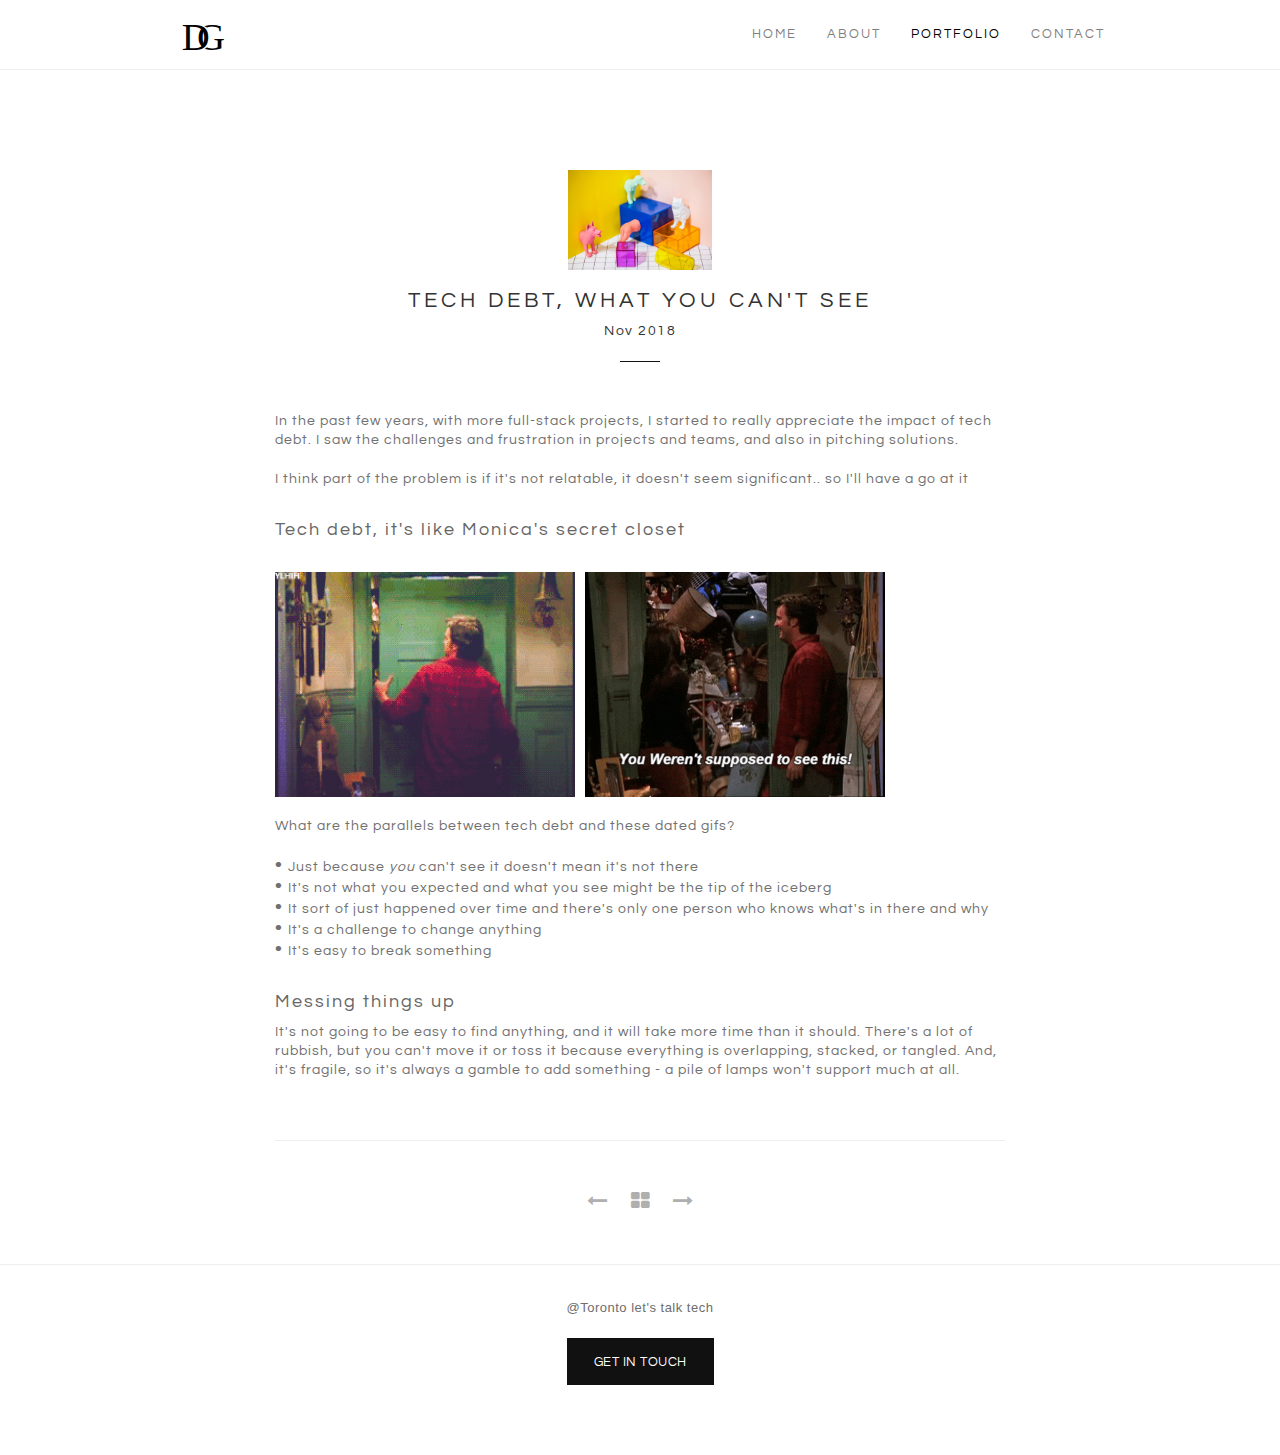
<file: blog-techdebt.html>
<!DOCTYPE html>
<html lang="en">
<head>

<!-- Page info-->
<meta property='og:title' content="Tech debt, what you can't see"/>
<meta property='og:image' content="https://denisegauvin.github.io/DG/assets/img/blog/cover_techdebt.jpg"/>
<meta property='og:description' content="It's like Monica's secret closet"/>
<meta property='og:url' content="https://denisegauvin.github.io/DG/blog-estimation.html" />

<!-- theme css --> 
<link href="assets/css/structure.css" rel="stylesheet" type="text/css" />
<link href="assets/css/style.css" rel="stylesheet" type="text/css" />
<link href="assets/css/responsive.css" rel="stylesheet" type="text/css" />

<!--favy-->
<link rel="apple-touch-icon" sizes="57x57" href="assets/img/fav/apple-icon-57x57.png">
<link rel="apple-touch-icon" sizes="60x60" href="assets/img/fav/apple-icon-60x60.png">
<link rel="apple-touch-icon" sizes="72x72" href="assets/img/fav/apple-icon-72x72.png">
<link rel="apple-touch-icon" sizes="76x76" href="assets/img/fav/apple-icon-76x76.png">
<link rel="apple-touch-icon" sizes="114x114" href="assets/img/fav/apple-icon-114x114.png">
<link rel="apple-touch-icon" sizes="120x120" href="assets/img/fav/apple-icon-120x120.png">
<link rel="apple-touch-icon" sizes="144x144" href="assets/img/fav/apple-icon-144x144.png">
<link rel="apple-touch-icon" sizes="152x152" href="assets/img/fav/apple-icon-152x152.png">
<link rel="apple-touch-icon" sizes="180x180" href="assets/img/fav/apple-icon-180x180.png">
<link rel="icon" type="image/png" sizes="192x192"  href="assets/img/fav/android-icon-192x192.png">
<link rel="icon" type="image/png" sizes="32x32" href="assets/img/fav/favicon-32x32.png">
<link rel="icon" type="image/png" sizes="96x96" href="assets/img/fav/favicon-96x96.png">
<link rel="icon" type="image/png" sizes="16x16" href="assets/img/fav/favicon-16x16.png">
<link rel="manifest" href="/manifest.json">
<meta name="msapplication-TileColor" content="#ffffff">
<meta name="msapplication-TileImage" content="/ms-icon-144x144.png">
<meta name="theme-color" content="#ffffff">

<!-- responsive meta tag -->
<meta name="viewport" content="width=device-width, initial-scale=1.0" />
<meta charset="UTF-8">

<!-- google font used -->
<link href='https://fonts.googleapis.com/css?family=Questrial' rel='stylesheet' type='text/css'>

</head>


<body>

<!-- header -->
<header>
	
	<div class="header-main header-wide">
		<div class="container clearfix">
		
			<div class="medium-header-container">
				<!-- Site logo -->
				<a href="index.html" id="site-logo"></a>
				<!-- Mobile burger icon -->
				<div id="mobile-nav-button" class="hidden-desk hidden-tab">
					<div id="mobile-nav-icon">
						<span></span>
						<span></span>
						<span></span>
						<span></span>
					</div>
				</div>
			</div>
			
			<!-- header nav menu -->
			<nav id="header-nav">
			
				<ul id="nav-ul" class="menu font-reg clearfix">
				
					<!-- Nav item - no drop down -->
					<li class="menu-item"><a href="index.html">Home</a></li>

					<!-- Nav item - no drop down -->
					<li class="menu-item"><a href="about.html">About</a></li>			

					<!-- Nav item - no drop down -->
					<li class="menu-item"><a href="portfolio.html" class="active">Portfolio</a></li>

					<!-- Nav item - no drop down -->
					<li class="menu-item"><a href="contact.html">Contact</a></li>
					
				</ul>
			
			</nav>
			
		</div>
	</div>
	
</header>


<div id="main-content">
	
	
	<!-- page content -->
	<div class="page-section single-blog">
		<section class="single-blog-main">
			<div class="container">
				
				<div class="row">
				
					<!-- page col space left -->
					<div class="col-xlarge-2">
						</div>
					<div class="col-xlarge-8">
					
						<!-- post title -->
							<div class="single-blog-title"style="margin-bottom:50px;">
							<img src="assets/img/blog/cover_techdebt.jpg" alt="" class="center" style="height:100px;display:block;margin-left:auto;margin-right:auto;margin-bottom:20px;">
							<h2 class="font-reg">Tech Debt, what you can't see</h2>
							<p class="font-reg">Nov 2018</p>
						</div>
						<!-- post content -->
						<div class="page-content single-news-content">
							<p>In the past few years, with more full-stack projects, I started to really appreciate the impact of tech debt. I saw the challenges and frustration in projects and teams, and also in pitching solutions.</p><p>I think part of the problem is if it's not relatable, it doesn't seem significant.. so I'll have a go at it</p>
							<h3>Tech debt, it's like Monica's secret closet</h3>
							<br>
							<!-- post image -->
							<p><img src="assets/img/blog-techdebt-image1.gif" alt="" class="single-image image" align="left" style=" max-width:300px; margin-right:10px;"/><img src="assets/img/blog-techdebt-image2.gif" alt="" class="single-image image" style=" max-width:300px;"/></p>
							<p>What are the parallels between tech debt and these dated gifs?
							<ul>
								<li>Just because <i>you</i> can't see it doesn't mean it's not there</li>
								<li>It's not what you expected and what you see might be the tip of the iceberg</li>
								<li>It sort of just happened over time and there's only one person who knows what's in there and why</li>
								<li>It's a challenge to change anything</li>
								<li>It's easy to break something</li>
							</ul>
						</p>
						<h3>Messing things up</h3>
						<p>It's not going to be easy to find anything, and it will take more time than it should. There's a lot of rubbish, but you can't move it or toss it because everything is overlapping, stacked, or tangled. And, it's fragile, so it's always a gamble to add something - a pile of lamps won't support much at all. 
						</p>
						
					</div>
						<!-- post share
						<div id="post-share" class="small-social clearfix">
							<a href="" class="social-item hov-bk" target="_blank"><span class="fa fa-facebook"></span></a>
							<a href="" class="social-item hov-bk" target="_blank"><span class="fa fa-twitter"></span></a>
							<a href="" class="social-item hov-bk" target="_blank"><span class="fa fa-instagram"></span></a>
							<a href="" class="social-item hov-bk" target="_blank"><span class="fa fa-youtube"></span></a>
							<a href="" class="social-item hov-bk" target="_blank"><span class="fa fa-google-plus"></span></a>
						</div>-->
						
						<!-- post navigation-->
						<section class="post-navigation">
							<div class="post-navigation-inner">
								<a href="blog-estimation.html"><i class="fa fa-long-arrow-left"></i></a>
								<a href="portfolio.html"><i class="fa fa-th-large"></i></a>
								<a href="blog-hackathon.html"><i class="fa fa-long-arrow-right"></i></a>
							</div>
						</section>
						
					</div>
					
					<!-- page col space left -->
					<div class="col-xlarge-1"></div>
					
				</div>
				
			</div>
		</section>
	</div>

</div>


<!-- footer -->
<footer>

	<div class="footer-main">
		<p>@Toronto let's talk tech</p>
				<div style="text-align: center; padding:0px 0px 20px 0px;"><a href="contact.html" class="primary-button font-reg hov-bk" style="color:#ffffff">Get in touch</a></div>
			
			<!-- scroll to top -->
			<div id="scroll-top">
				<span class="fa fa-angle-up"></span>
			</div>
	</div>
			
</footer>


<script type="text/javascript" src="https://ajax.googleapis.com/ajax/libs/jquery/2.0.0/jquery.min.js"></script>
<script type="text/javascript" src="assets/js/main.js"></script>

</body>
</html>
</file>
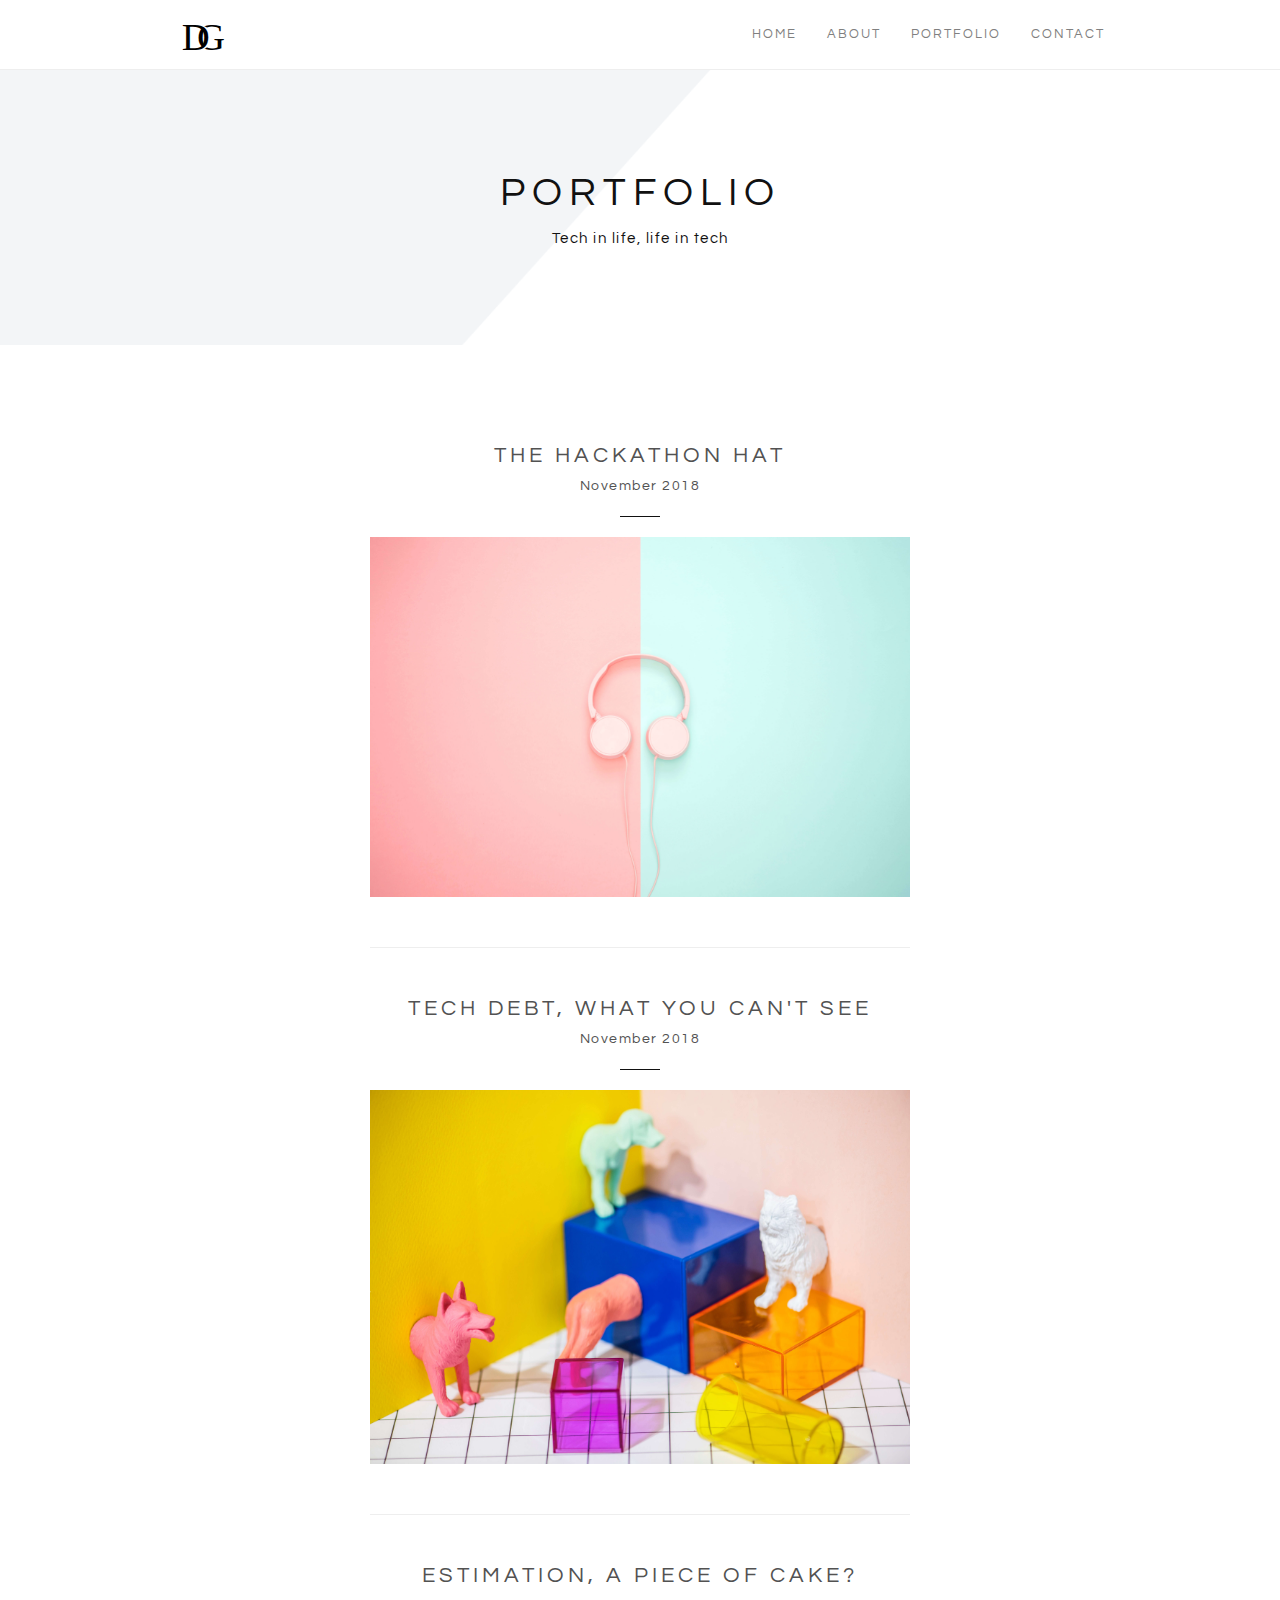
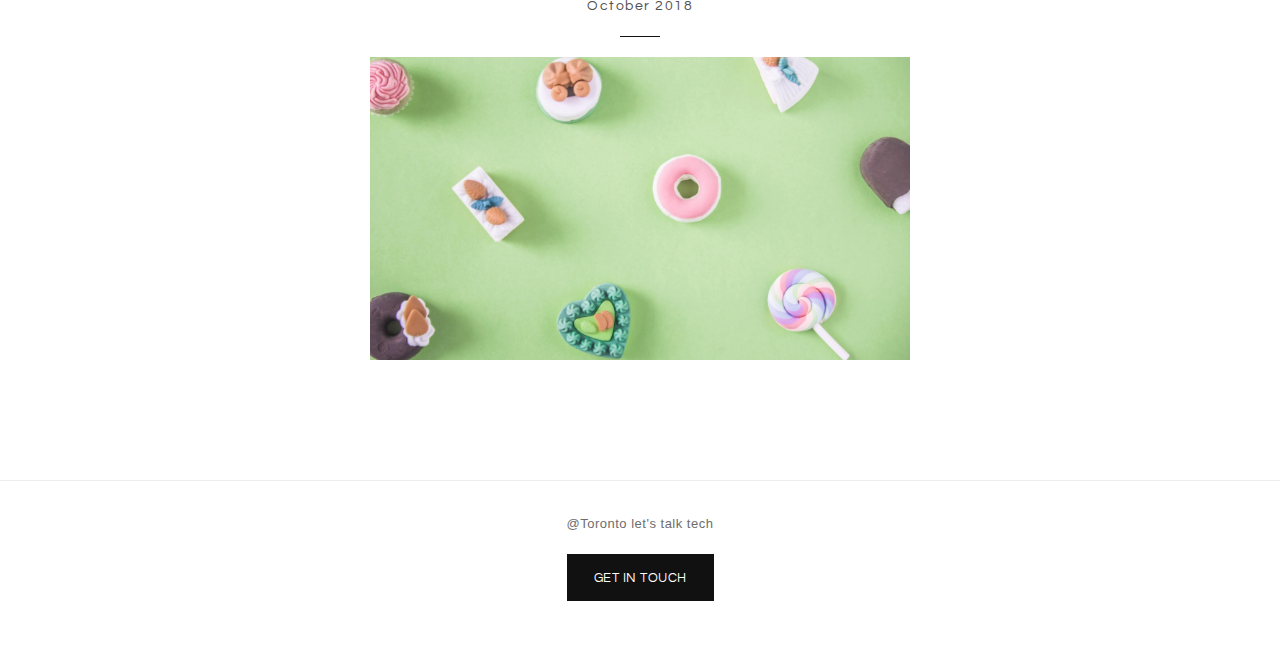
<file: blog.html>
<!DOCTYPE html>
<html lang="en">
<head>

<!-- Page info-->
<meta property='og:title' content="Portfolio | Denise Gauvin"/>
<meta property='og:image' content="https://denisegauvin.github.io/DG/assets/img/homepic.png"/>
<meta property='og:description' content="Life in tech, tech in life"/>
<meta property='og:url' content="https://denisegauvin.github.io/DG/portfolio.html" />

<!-- theme css --> 
<link href="assets/css/structure.css" rel="stylesheet" type="text/css" />
<link href="assets/css/style.css" rel="stylesheet" type="text/css" />
<link href="assets/css/responsive.css" rel="stylesheet" type="text/css" />

<!--favy-->
<link rel="apple-touch-icon" sizes="57x57" href="assets/img/fav/apple-icon-57x57.png">
<link rel="apple-touch-icon" sizes="60x60" href="assets/img/fav/apple-icon-60x60.png">
<link rel="apple-touch-icon" sizes="72x72" href="assets/img/fav/apple-icon-72x72.png">
<link rel="apple-touch-icon" sizes="76x76" href="assets/img/fav/apple-icon-76x76.png">
<link rel="apple-touch-icon" sizes="114x114" href="assets/img/fav/apple-icon-114x114.png">
<link rel="apple-touch-icon" sizes="120x120" href="assets/img/fav/apple-icon-120x120.png">
<link rel="apple-touch-icon" sizes="144x144" href="assets/img/fav/apple-icon-144x144.png">
<link rel="apple-touch-icon" sizes="152x152" href="assets/img/fav/apple-icon-152x152.png">
<link rel="apple-touch-icon" sizes="180x180" href="assets/img/fav/apple-icon-180x180.png">
<link rel="icon" type="image/png" sizes="192x192"  href="assets/img/fav/android-icon-192x192.png">
<link rel="icon" type="image/png" sizes="32x32" href="assets/img/fav/favicon-32x32.png">
<link rel="icon" type="image/png" sizes="96x96" href="assets/img/fav/favicon-96x96.png">
<link rel="icon" type="image/png" sizes="16x16" href="assets/img/fav/favicon-16x16.png">
<link rel="manifest" href="/manifest.json">
<meta name="msapplication-TileColor" content="#ffffff">
<meta name="msapplication-TileImage" content="/ms-icon-144x144.png">
<meta name="theme-color" content="#ffffff">

<!-- responsive meta tag -->
<meta name="viewport" content="width=device-width, initial-scale=1.0" />
<meta charset="UTF-8">

<!-- google font used -->
<link href='https://fonts.googleapis.com/css?family=Questrial' rel='stylesheet' type='text/css'>

</head>


<body>

<!-- header -->
<header>
	
	<div class="header-main header-wide">
		<div class="container clearfix">
		
			<div class="medium-header-container">
				<!-- Site logo -->
				<a href="index.html" id="site-logo"></a>
				<!-- Mobile burger icon -->
				<div id="mobile-nav-button" class="hidden-desk hidden-tab">
					<div id="mobile-nav-icon">
						<span></span>
						<span></span>
						<span></span>
						<span></span>
					</div>
				</div>
			</div>
			
			<!-- header nav menu -->
			<nav id="header-nav">
			
				<ul id="nav-ul" class="menu font-reg clearfix">
				
					<!-- Nav item - no drop down -->
					<li class="menu-item"><a href="index.html">Home</a></li>

					<!-- Nav item - no drop down -->
					<li class="menu-item"><a href="about.html">About</a></li>			

					<!-- Nav item - no drop down -->
					<li class="menu-item"><a href="portfolio.html">Portfolio</a></li>

					<!-- Nav item - no drop down -->
					<li class="menu-item"><a href="contact.html">Contact</a></li>
					
				</ul>
			
			</nav>
			
		</div>
	</div>
	
</header>


<div id="main-content">
	

	<!-- page head section -->
	<section class="page-header" style="background-image:url('assets/img/bg7.png');">
		<div class="page-head-inside">
			<div class="container">
				<h1 class="font-reg">Portfolio</h1>
				<p class="font-reg">Tech in life, life in tech</p>
			</div>
		</div>
	</section>
	
	
	<!-- page content -->
	<div class="page-section blog-list-2">
		<section class="single-blog-main">
			<div class="container">
				
				<div class="row">
				
					<!-- page col space left -->
					<div class="col-xlarge-3"></div>
				
					<div class="col-xlarge-6">
					
						<ul>
						
						<!-- blog item example 1 -->
							<li>
								<a href="blog-hackathon.html" class="blog-item font-reg">
									<!-- blog item title -->
									<h3>The hackathon hat</h3>
									<!-- blog item date -->
									<p>November 2018</p>
									<!-- blog item image -->
									<img src="assets/img/blog/cover_hackathonpink.jpg" alt="" class="image" />
									
								</a>
							</li>


							<!-- blog item example 1 -->
							<li>
								<a href="blog-techdebt.html" class="blog-item font-reg">
									<!-- blog item title -->
									<h3>Tech Debt, what you can't see</h3>
									<!-- blog item date -->
									<p>November 2018</p>
									<!-- blog item image -->
									<img src="assets/img/blog/cover_techdebt.jpg" alt="" class="image" />
									
								</a>
							</li>
														<!-- blog item example 2 -->
							<li>
								<a href="blog-estimation.html" class="blog-item font-reg">
									<!-- blog item title -->
									<h3>Estimation, a piece of cake?</h3>
									<!-- blog item date -->
									<p>October 2018</p>
									<!-- blog item image -->
									<img src="assets/img/blog/cover_estimation.jpg" alt="" class="image" />
									<!-- blog item preview -->
									
								</a>
							</li>
						
						</ul>
					
					</div>
					
					<!-- page col space right -->
					<div class="col-xlarge-1"></div>

				</div>
				
			</div>
			
		</section>
	</div>

</div>


<!-- footer -->
<footer>

	<div class="footer-main">
		<p>@Toronto let's talk tech</p>
				<div style="text-align: center; padding:0px 0px 20px 0px;"><a href="contact.html" class="primary-button font-reg hov-bk" style="color:#ffffff">Get in touch</a></div>
			
			<!-- scroll to top -->
			<div id="scroll-top">
				<span class="fa fa-angle-up"></span>
			</div>
	</div>
			
</footer>



<script type="text/javascript" src="https://ajax.googleapis.com/ajax/libs/jquery/2.0.0/jquery.min.js"></script>
<script type="text/javascript" src="assets/js/main.js"></script>

</body>
</html>
</file>
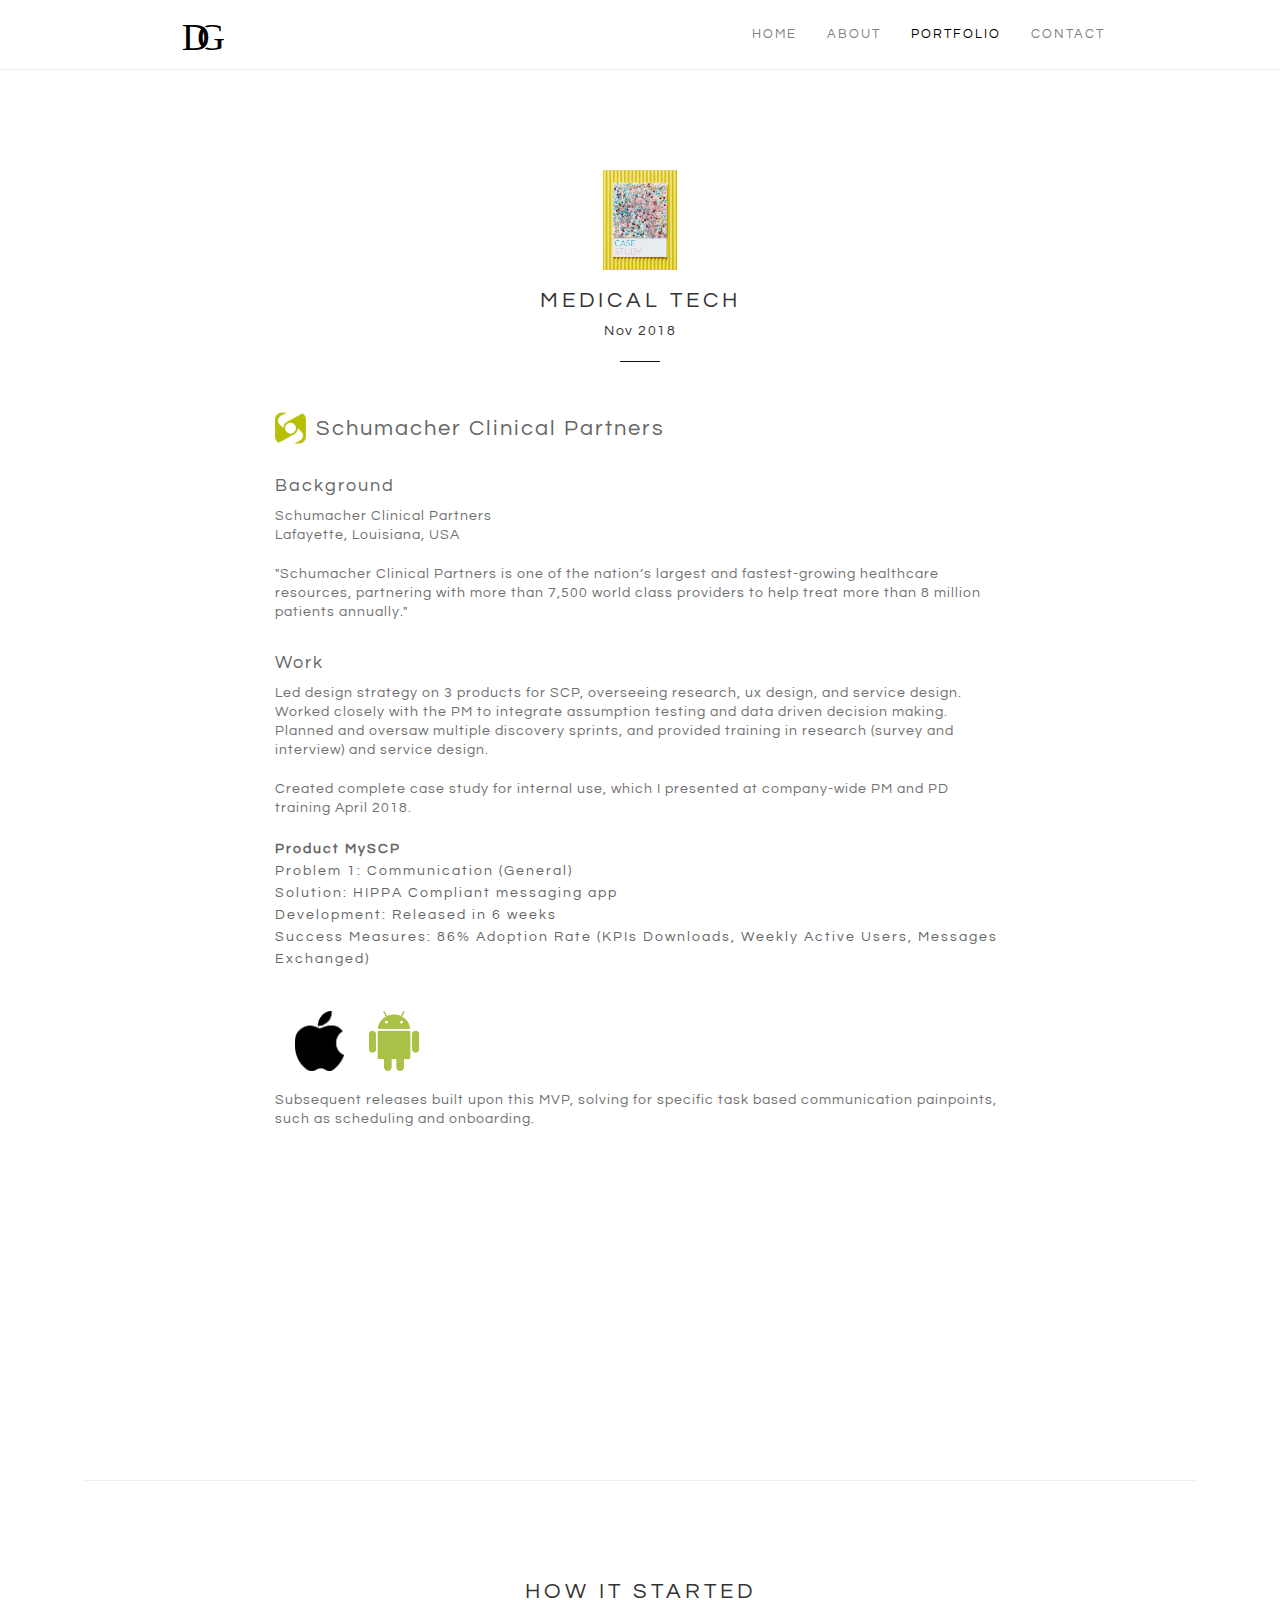
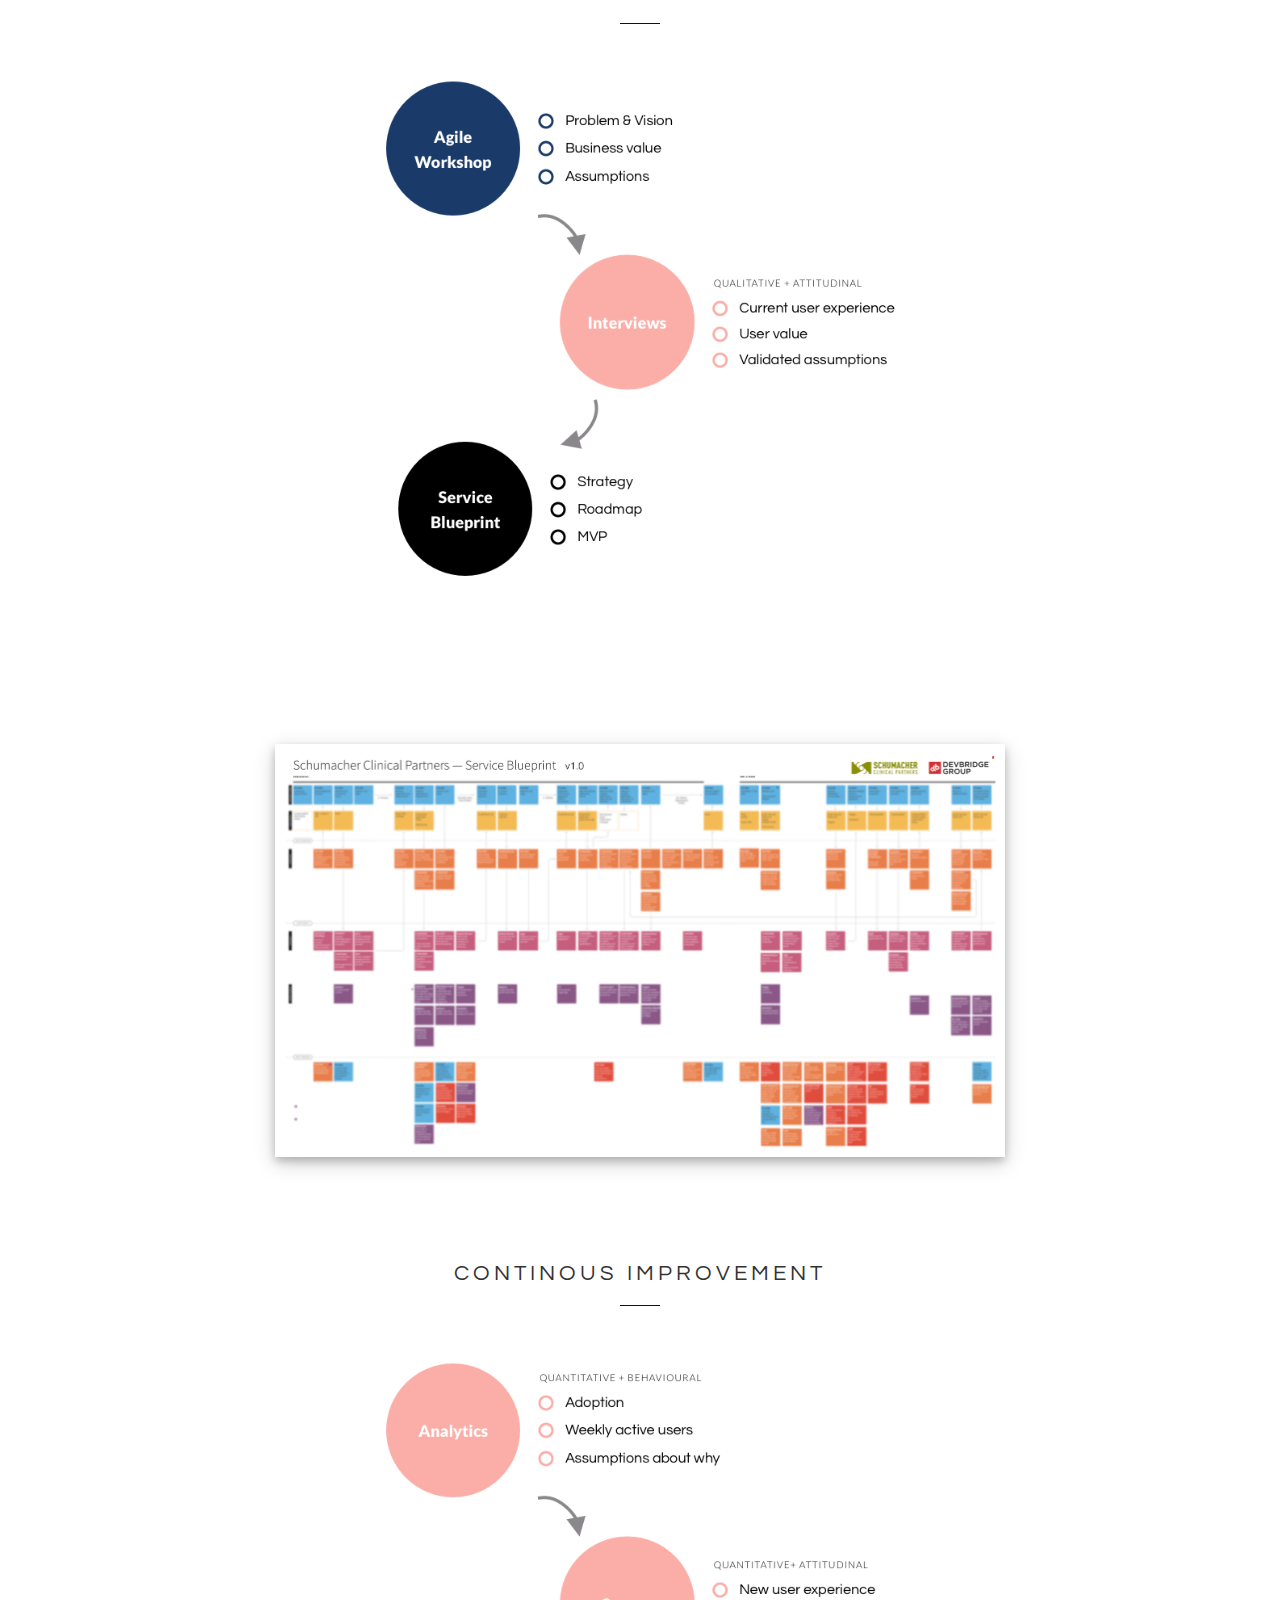
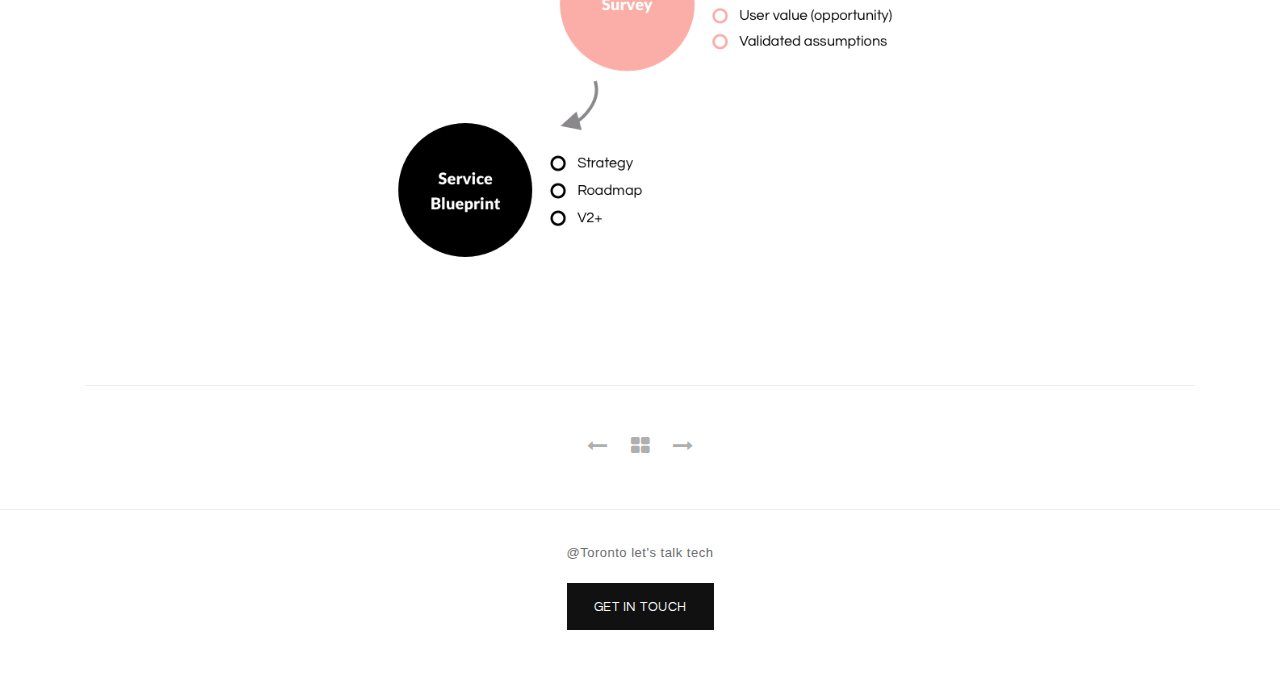
<file: casestudy1.html>
<!DOCTYPE html>
<html lang="en">
<head>

<!-- Page info-->
<meta property='og:title' content="Case Study: Medical Tech"/>
<meta property='og:image' content="https://denisegauvin.github.io/DG/assets/img/work/casestudy1.png"/>
<meta property='og:description' content="Data driven decision making"/>
<meta property='og:url' content="https://denisegauvin.github.io/DG/blog-estimation.html" />

<!-- theme css --> 
<link href="assets/css/structure.css" rel="stylesheet" type="text/css" />
<link href="assets/css/style.css" rel="stylesheet" type="text/css" />
<link href="assets/css/responsive.css" rel="stylesheet" type="text/css" />

<!--favy-->
<link rel="apple-touch-icon" sizes="57x57" href="assets/img/fav/apple-icon-57x57.png">
<link rel="apple-touch-icon" sizes="60x60" href="assets/img/fav/apple-icon-60x60.png">
<link rel="apple-touch-icon" sizes="72x72" href="assets/img/fav/apple-icon-72x72.png">
<link rel="apple-touch-icon" sizes="76x76" href="assets/img/fav/apple-icon-76x76.png">
<link rel="apple-touch-icon" sizes="114x114" href="assets/img/fav/apple-icon-114x114.png">
<link rel="apple-touch-icon" sizes="120x120" href="assets/img/fav/apple-icon-120x120.png">
<link rel="apple-touch-icon" sizes="144x144" href="assets/img/fav/apple-icon-144x144.png">
<link rel="apple-touch-icon" sizes="152x152" href="assets/img/fav/apple-icon-152x152.png">
<link rel="apple-touch-icon" sizes="180x180" href="assets/img/fav/apple-icon-180x180.png">
<link rel="icon" type="image/png" sizes="192x192"  href="assets/img/fav/android-icon-192x192.png">
<link rel="icon" type="image/png" sizes="32x32" href="assets/img/fav/favicon-32x32.png">
<link rel="icon" type="image/png" sizes="96x96" href="assets/img/fav/favicon-96x96.png">
<link rel="icon" type="image/png" sizes="16x16" href="assets/img/fav/favicon-16x16.png">
<link rel="manifest" href="/manifest.json">
<meta name="msapplication-TileColor" content="#ffffff">
<meta name="msapplication-TileImage" content="/ms-icon-144x144.png">
<meta name="theme-color" content="#ffffff">

<!-- responsive meta tag -->
<meta name="viewport" content="width=device-width, initial-scale=1.0" />
<meta charset="UTF-8">

<!-- google font used -->
<link href='https://fonts.googleapis.com/css?family=Questrial' rel='stylesheet' type='text/css'>

</head>


<body>

<!-- header -->
<header>
	
	<div class="header-main header-wide">
		<div class="container clearfix">
		
			<div class="medium-header-container">
				<!-- Site logo -->
				<a href="index.html" id="site-logo"></a>
				<!-- Mobile burger icon -->
				<div id="mobile-nav-button" class="hidden-desk hidden-tab">
					<div id="mobile-nav-icon">
						<span></span>
						<span></span>
						<span></span>
						<span></span>
					</div>
				</div>
			</div>
			
			<!-- header nav menu -->
			<nav id="header-nav">
			
				<ul id="nav-ul" class="menu font-reg clearfix">
				
					<!-- Nav item - no drop down -->
					<li class="menu-item"><a href="index.html">Home</a></li>

					<!-- Nav item - no drop down -->
					<li class="menu-item"><a href="about.html">About</a></li>			

					<!-- Nav item - no drop down -->
					<li class="menu-item"><a href="portfolio.html" class="active">Portfolio</a></li>

					<!-- Nav item - no drop down -->
					<li class="menu-item"><a href="contact.html">Contact</a></li>
					
				</ul>
			
			</nav>
			
		</div>
	</div>
	
</header>


<div id="main-content">
	
	
	<!-- page content -->
	<div class="page-section single-blog">
		<section class="single-blog-main">
			<div class="container">
				
				<div class="row">
				
					<!-- page col space left -->
					<div class="col-xlarge-2">
						</div>
					<div class="col-xlarge-8">
					
						<!-- post title -->
							<div class="single-blog-title"style="margin-bottom:50px;">
							<img src="assets/img/work/casestudy1.png" alt="" class="center" style="height:100px;display:block;margin-left:auto;margin-right:auto;margin-bottom:20px;">
							<h2 class="font-reg">Medical Tech</h2>
							<p class="font-reg">Nov 2018</p>
						</div>
						<!-- post content -->
						
						<div class="page-content single-news-content">
						<!--<h3>Easy to customise</h3>-->
						<img src="assets/img/work/myscp_logo.png" align="left" style="height:32px;margin-right:10px;"><h2>Schumacher Clinical Partners</h2>
						<h3>Background</h3>
						<p>Schumacher Clinical Partners<br>Lafayette, Louisiana, USA</p> 
						<p>"Schumacher Clinical Partners is one of the nation’s largest and fastest-growing healthcare resources, partnering with more than 7,500 world class providers to help treat more than 8 million patients annually."</p>
						<h3>Work</h3>
						<p>Led design strategy on 3 products for SCP, overseeing research, ux design, and service design.<br>Worked closely with the PM to integrate assumption testing and data driven decision making.<br>Planned and oversaw multiple discovery sprints, and provided training in research (survey and interview) and service design.</p>
						<p>Created complete case study for internal use, which I presented at company-wide PM and PD training April 2018.</p> 
						<h4><b>Product MySCP</b></h4>
						<h4>Problem 1: Communication (General)</h4>
						<h4>Solution: HIPPA Compliant messaging app</h4>
						<h4>Development: Released in 6 weeks</h4>
						<h4>Success Measures: 86% Adoption Rate (KPIs Downloads, Weekly Active Users, Messages Exchanged)</h4>
						<br>
						<a href="https://itunes.apple.com/us/app/myscp/id1285276892"><img src="assets/img/work/icon_ios.png" height="60" width="auto" align="left" style="margin:20px;"></a><a href="https://play.google.com/store/apps/details?id=com.myscp.app&hl=en_CA"><img src="assets/img/work/icon_android.png" height="60" width="auto"style="margin:20px;"></a>
						<p>Subsequent releases built upon this MVP, solving for specific task based communication painpoints, such as scheduling and onboarding.</p>
						</div>
					</div>
				</div>
				<br>
			
			<div class="row">
				<div class="col-xlarge-2 col-medium-4"></div>
				<div class="col-xlarge-8 col-medium-12">
		<iframe src="https://www.linkedin.com/embed/feed/update/urn:li:ugcPost:6468165629613531136?compact=1" frameborder="0" allowfullscreen="" style="height:284px;" class="responsive"></iframe>
	</div>
</div>

	</section>

	
	<section class="testimonial-section" id="testimonials" style="margin-top:20px;">
		<div class="container">

			<div class="testimonial-section-inner">

				
				<!-- Section title -->
				<div class="section-title font-reg">
					<h2>How it started</h2>
					<p></p>
				</div>


			<div class="row">
				<div class="col-xlarge-3"></div>
				<div class="col-xlarge-6 col-small-12"><img src="assets/img/work/scp_mvp.png" alt="Learn" class="responsive"></div>
			</div>
		</div>
			
			<div class="row" style="margin-bottom:100px;">
				<div class="col-xlarge-2"></div>
				<div class="col-xlarge-8 col-small-12"><img style ="box-shadow: 0 4px 8px 0 rgba(0, 0, 0, 0.2), 0 6px 20px 0 rgba(0, 0, 0, 0.19);" src="assets/img/work/serviceblueprint.png" alt="Learn" class="responsive"></div>
			</div>

				
				<!-- Section title -->
				<div class="section-title font-reg">
					<h2>Continous improvement</h2>
					<p></p>
				</div>


			<div class="row">
				<div class="col-xlarge-3"></div>
				<div class="col-xlarge-6 col-small-12"><img src="assets/img/work/scp_v2.png" alt="Learn" class="responsive"></div>
			</div>
						
						<!-- post share
						<div id="post-share" class="small-social clearfix">
							<a href="" class="social-item hov-bk" target="_blank"><span class="fa fa-facebook"></span></a>
							<a href="" class="social-item hov-bk" target="_blank"><span class="fa fa-twitter"></span></a>
							<a href="" class="social-item hov-bk" target="_blank"><span class="fa fa-instagram"></span></a>
							<a href="" class="social-item hov-bk" target="_blank"><span class="fa fa-youtube"></span></a>
							<a href="" class="social-item hov-bk" target="_blank"><span class="fa fa-google-plus"></span></a>
						</div>-->
						
						<!-- post navigation-->
						<section class="post-navigation">
							<div class="post-navigation-inner">
								<a href="blog-hackathon.html"><i class="fa fa-long-arrow-left"></i></a>
								<a href="portfolio.html"><i class="fa fa-th-large"></i></a>
								<a href="blog-devops.html"><i class="fa fa-long-arrow-right"></i></a>
							</div>
						</section>
						
					</div>
					
					<!-- page col space left -->

				</div>
				
			</div>
		</section>
	</div>

</div>


<!-- footer -->
<footer>

	<div class="footer-main">
		<p>@Toronto let's talk tech</p>
				<div style="text-align: center; padding:0px 0px 20px 0px;"><a href="contact.html" class="primary-button font-reg hov-bk" style="color:#ffffff">Get in touch</a></div>
			
			<!-- scroll to top -->
			<div id="scroll-top">
				<span class="fa fa-angle-up"></span>
			</div>
	</div>
			
</footer>


<script type="text/javascript" src="https://ajax.googleapis.com/ajax/libs/jquery/2.0.0/jquery.min.js"></script>
<script type="text/javascript" src="assets/js/main.js"></script>

</body>
</html>
</file>
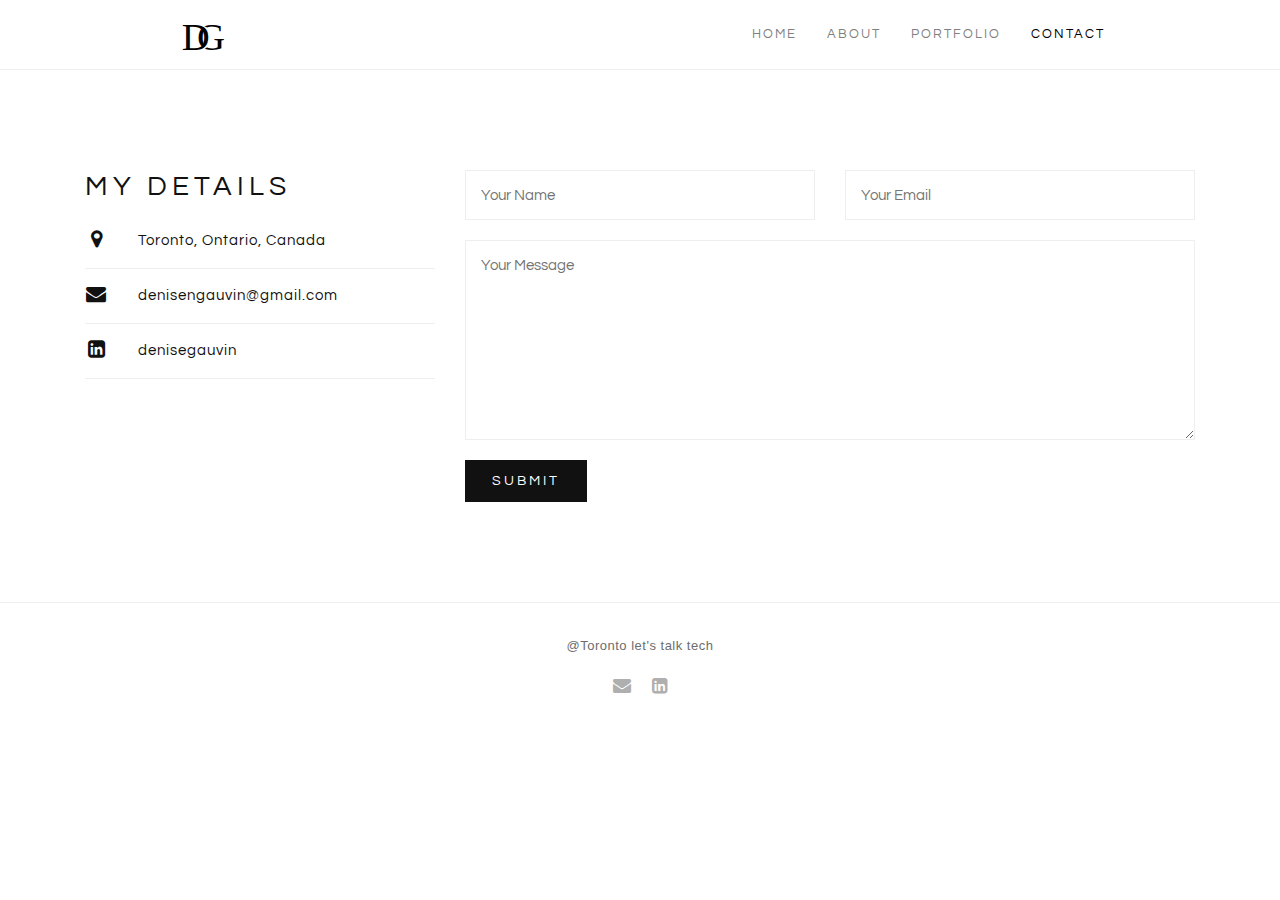
<file: contact.html>
<!DOCTYPE html>
<html lang="en">
<head>

<!-- Page info-->
<meta property='og:title' content="Contact | Denise Gauvin"/>
<meta property='og:image' content="https://denisegauvin.github.io/DG/assets/img/homepic.png"/>
<meta property='og:description' content="Life in tech, tech in life"/>
<meta property='og:url' content="https://denisegauvin.github.io/DG/contact.html" />

<!-- theme css --> 
<link href="assets/css/structure.css" rel="stylesheet" type="text/css" />
<link href="assets/css/style.css" rel="stylesheet" type="text/css" />
<link href="assets/css/responsive.css" rel="stylesheet" type="text/css" />
<!-- carousel css -->
<link href="assets/js/lib/owl-carousel/owl.carousel.css" rel="stylesheet">

<!--favy-->
<link rel="apple-touch-icon" sizes="57x57" href="assets/img/fav/apple-icon-57x57.png">
<link rel="apple-touch-icon" sizes="60x60" href="assets/img/fav/apple-icon-60x60.png">
<link rel="apple-touch-icon" sizes="72x72" href="assets/img/fav/apple-icon-72x72.png">
<link rel="apple-touch-icon" sizes="76x76" href="assets/img/fav/apple-icon-76x76.png">
<link rel="apple-touch-icon" sizes="114x114" href="assets/img/fav/apple-icon-114x114.png">
<link rel="apple-touch-icon" sizes="120x120" href="assets/img/fav/apple-icon-120x120.png">
<link rel="apple-touch-icon" sizes="144x144" href="assets/img/fav/apple-icon-144x144.png">
<link rel="apple-touch-icon" sizes="152x152" href="assets/img/fav/apple-icon-152x152.png">
<link rel="apple-touch-icon" sizes="180x180" href="assets/img/fav/apple-icon-180x180.png">
<link rel="icon" type="image/png" sizes="192x192"  href="assets/img/fav/android-icon-192x192.png">
<link rel="icon" type="image/png" sizes="32x32" href="assets/img/fav/favicon-32x32.png">
<link rel="icon" type="image/png" sizes="96x96" href="assets/img/fav/favicon-96x96.png">
<link rel="icon" type="image/png" sizes="16x16" href="assets/img/fav/favicon-16x16.png">
<link rel="manifest" href="/manifest.json">
<meta name="msapplication-TileColor" content="#ffffff">
<meta name="msapplication-TileImage" content="/ms-icon-144x144.png">
<meta name="theme-color" content="#ffffff">

<!-- responsive meta tag -->
<meta name="viewport" content="width=device-width, initial-scale=1.0" />
<meta charset="UTF-8">

<!-- google font used -->
<link href='https://fonts.googleapis.com/css?family=Questrial' rel='stylesheet' type='text/css'>

</head>

<body>

<!-- header -->
<header>
	
	<div class="header-main header-wide">
		<div class="container clearfix">
		
			<div class="medium-header-container">
				<!-- Site logo -->
				<a href="index.html" id="site-logo"></a>
				<!-- Mobile burger icon -->
				<div id="mobile-nav-button" class="hidden-desk hidden-tab">
					<div id="mobile-nav-icon">
						<span></span>
						<span></span>
						<span></span>
						<span></span>
					</div>
				</div>
			</div>
			
			<!-- header nav menu -->
			<nav id="header-nav">
			
				<ul id="nav-ul" class="menu font-reg clearfix">
				
					<!-- Nav item - no drop down -->
					<li class="menu-item"><a href="index.html">Home</a></li>

					<!-- Nav item - no drop down -->
					<li class="menu-item"><a href="about.html">About</a></li>			

					<!-- Nav item - no drop down -->
					<li class="menu-item"><a href="portfolio.html">Portfolio</a></li>

					<!-- Nav item - no drop down -->
					<li class="menu-item"><a href="contact.html" class="active">Contact</a></li>
					
				</ul>
			
			</nav>
			
		</div>
	</div>
	
</header>


<div id="main-content">
	
	
	<!-- Contact page main -->
	<section class="page-section contact-page">
		<div class="container">
		
			<div class="row">
		
				<!-- Left side page column -->
				<div class="col-xlarge-4">
				
					<h1 class="font-reg">my details</h1>
					
					<!-- Contact details table -->
					<table id="contact-details" class="font-reg">
						<tbody>
							<tr>
								<td><i class="fa fa-map-marker"></i></td>
								<td><span>Toronto, Ontario, Canada</span></td>
							</tr>
							<tr>
								<td><a href="mailto:denisengauvin@gmail.com"><i class="fa fa-envelope"></i></a></td>
								<td><a href="mailto:denisengauvin@gmail.com">denisengauvin@gmail.com</a></td>
							</tr>							
							<tr>
								<td><a href="https://ca.linkedin.com/in/denisegauvin" target="_blank"><i class="fa fa-linkedin-square"></i></a></td>
								<td><a href="https://ca.linkedin.com/in/denisegauvin" target="_blank">denisegauvin</a></td>
							</tr>							
						</tbody>
					</table>
					
				</div>
		
				<!-- Right side page column -->
				<div class="col-xlarge-8">
		
					<div id="success-message" class="notification"><p class="font-reg"></p></div>
					<div id="error-message" class="notification"><p class="font-reg"></p></div>
							
					<!-- contact form -->
					<form id="contact-form" method="post" name="contact-form">
						<div class="row">
							<div class="col-xlarge-6 col-medium-6">
								<input type="text" class="contact-input font-reg" name="contact_name" id="contact_name" value="" placeholder="Your Name" tabindex="1" />
							</div>
							<div class="col-xlarge-6 col-medium-6">
								<input type="email" class="contact-input font-reg" name="contact_email" id="contact_email" value="" placeholder="Your Email" tabindex="2" />
							</div>
						</div>
						<div class="row">	
							<div class="col-xlarge-12">
								<textarea name="contact_message" id="contact_message" class="contact-text font-reg" tabindex="4" placeholder="Your Message" ></textarea>
							</div>
						</div>
						<input type="submit" class="primary-button font-reg hov-bk" value="Submit" />
					</form>
				
				</div>
					
			</div>
		</div>
		</div>
	</section>

</div>


<!-- footer -->
<footer>
		
	<div class="footer-main">
	<p>@Toronto let's talk tech</p>
		<div class="container clearfix">
		
			<!-- copyright text
			<p class="font-reg">DG</p>-->
			<!-- footer social icons -->
			<ul class="footer-social">
				<li><a href="mailto:denisengauvin@gmail.com"><i class="fa fa-envelope"></i></a></li>
				<li><a href="https://ca.linkedin.com/in/denisegauvin" target="_blank"><i class="fa fa-linkedin-square"></i></a></li>
			</ul>
			
			<!-- scroll to top -->
			<div id="scroll-top">
				<span class="fa fa-angle-up"></span>
			</div>
			
		</div>
	</div>

</footer>



<script type="text/javascript" src="https://ajax.googleapis.com/ajax/libs/jquery/2.0.0/jquery.min.js"></script>
<script type="text/javascript" src="assets/js/main.js"></script>
<script src="assets/js/ajax_contact.js"></script>

</body>
</html>
</file>
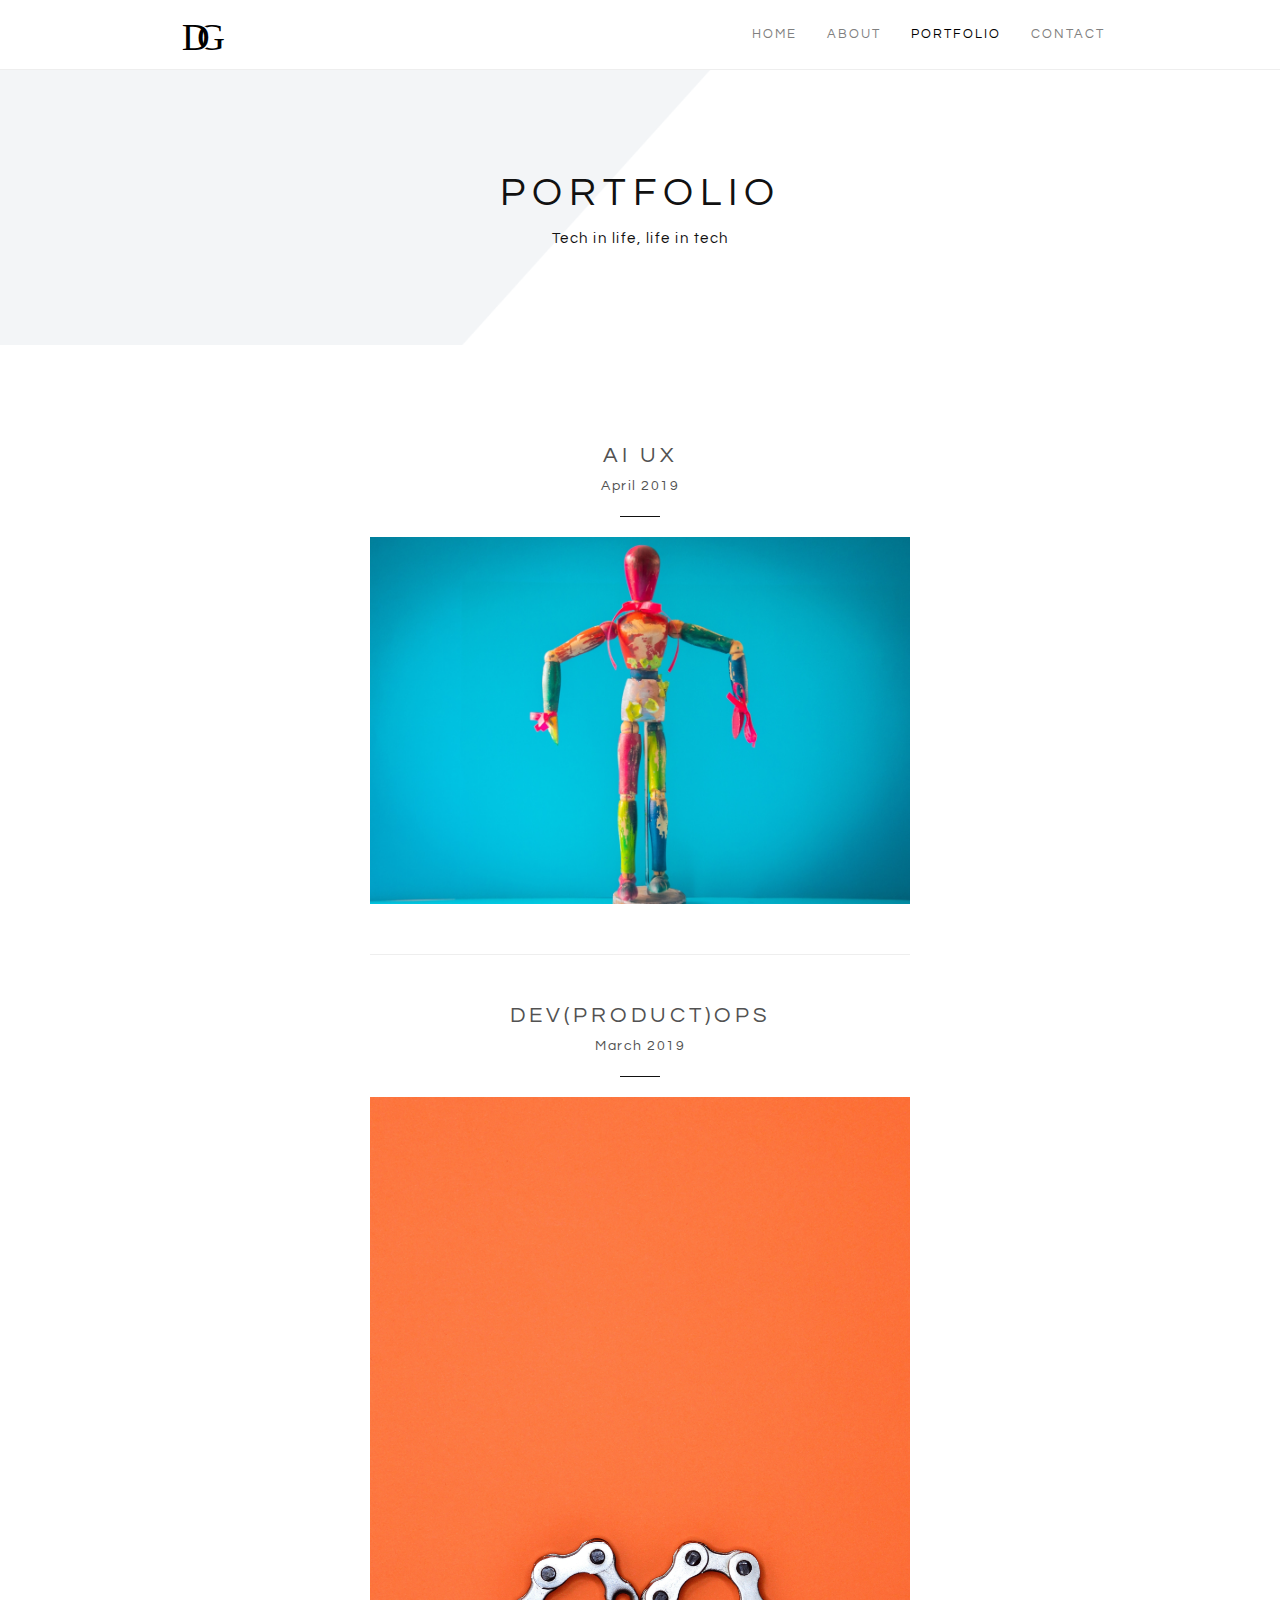
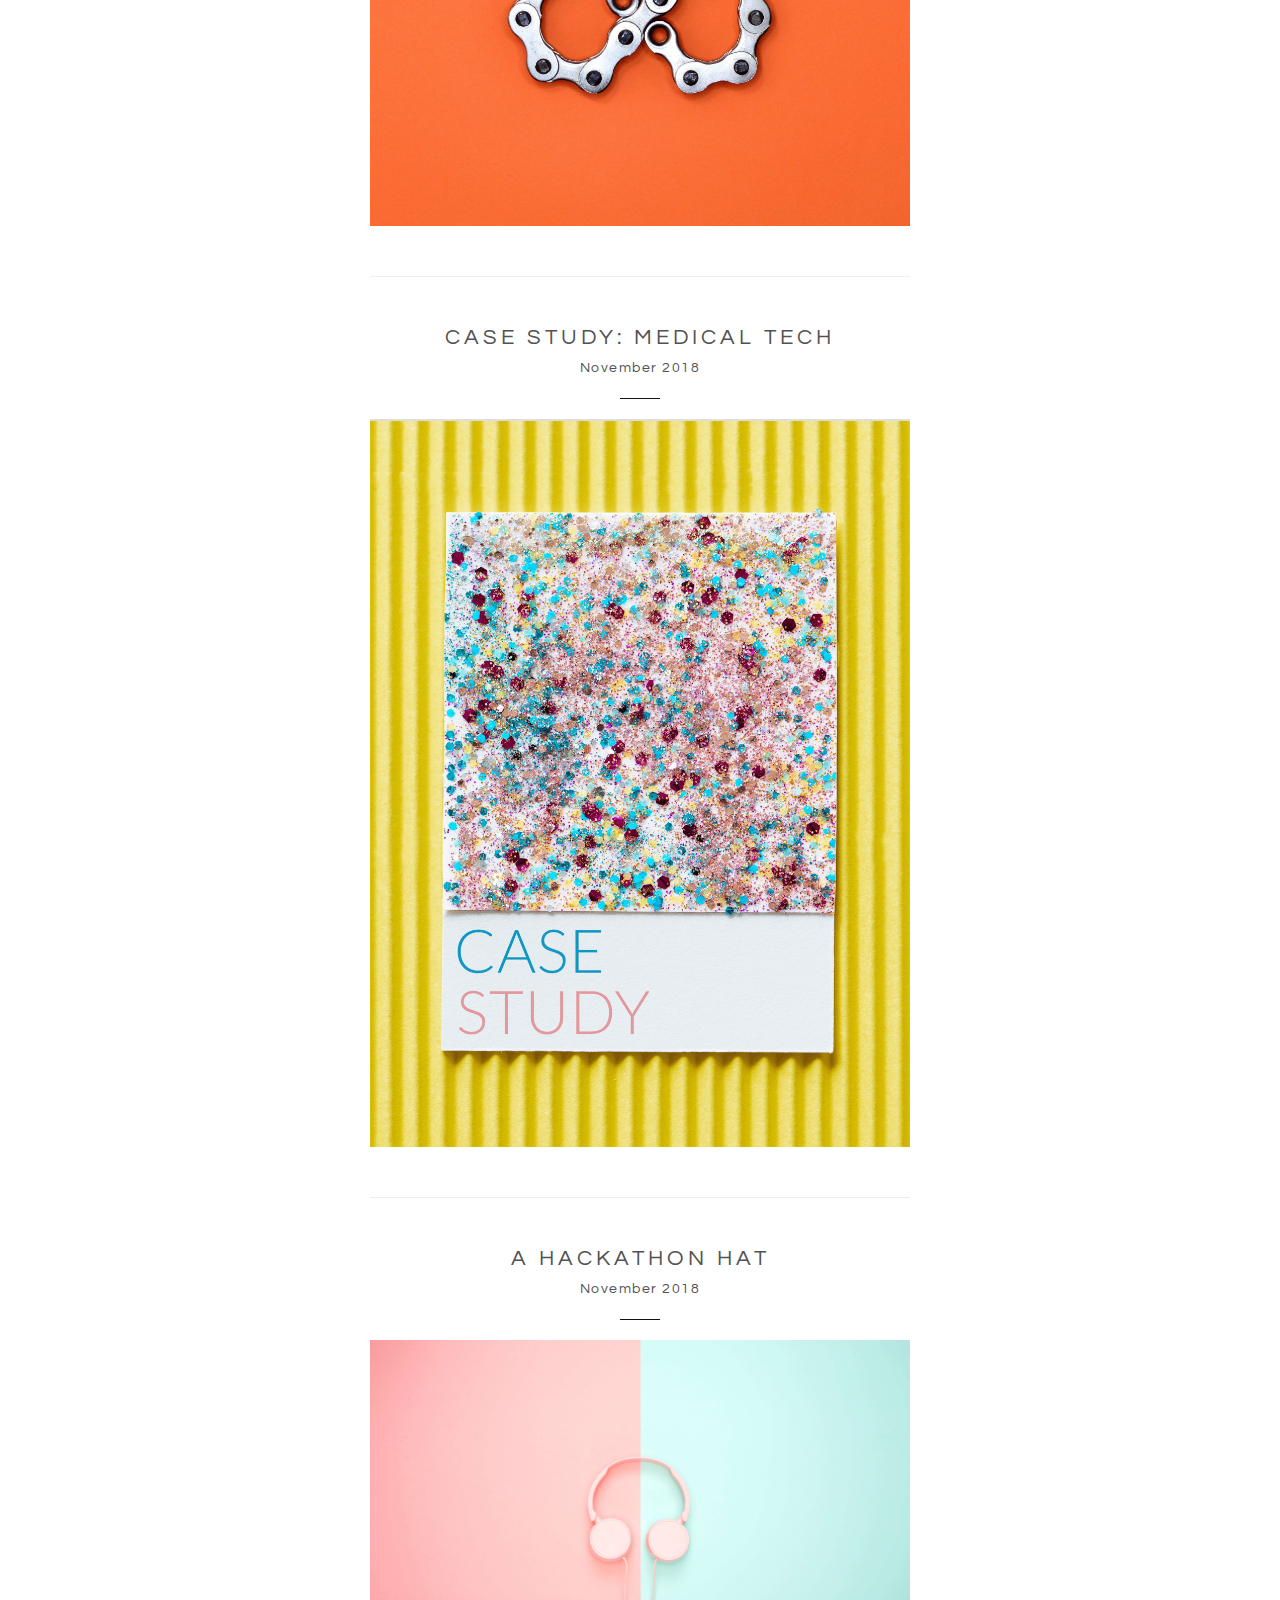
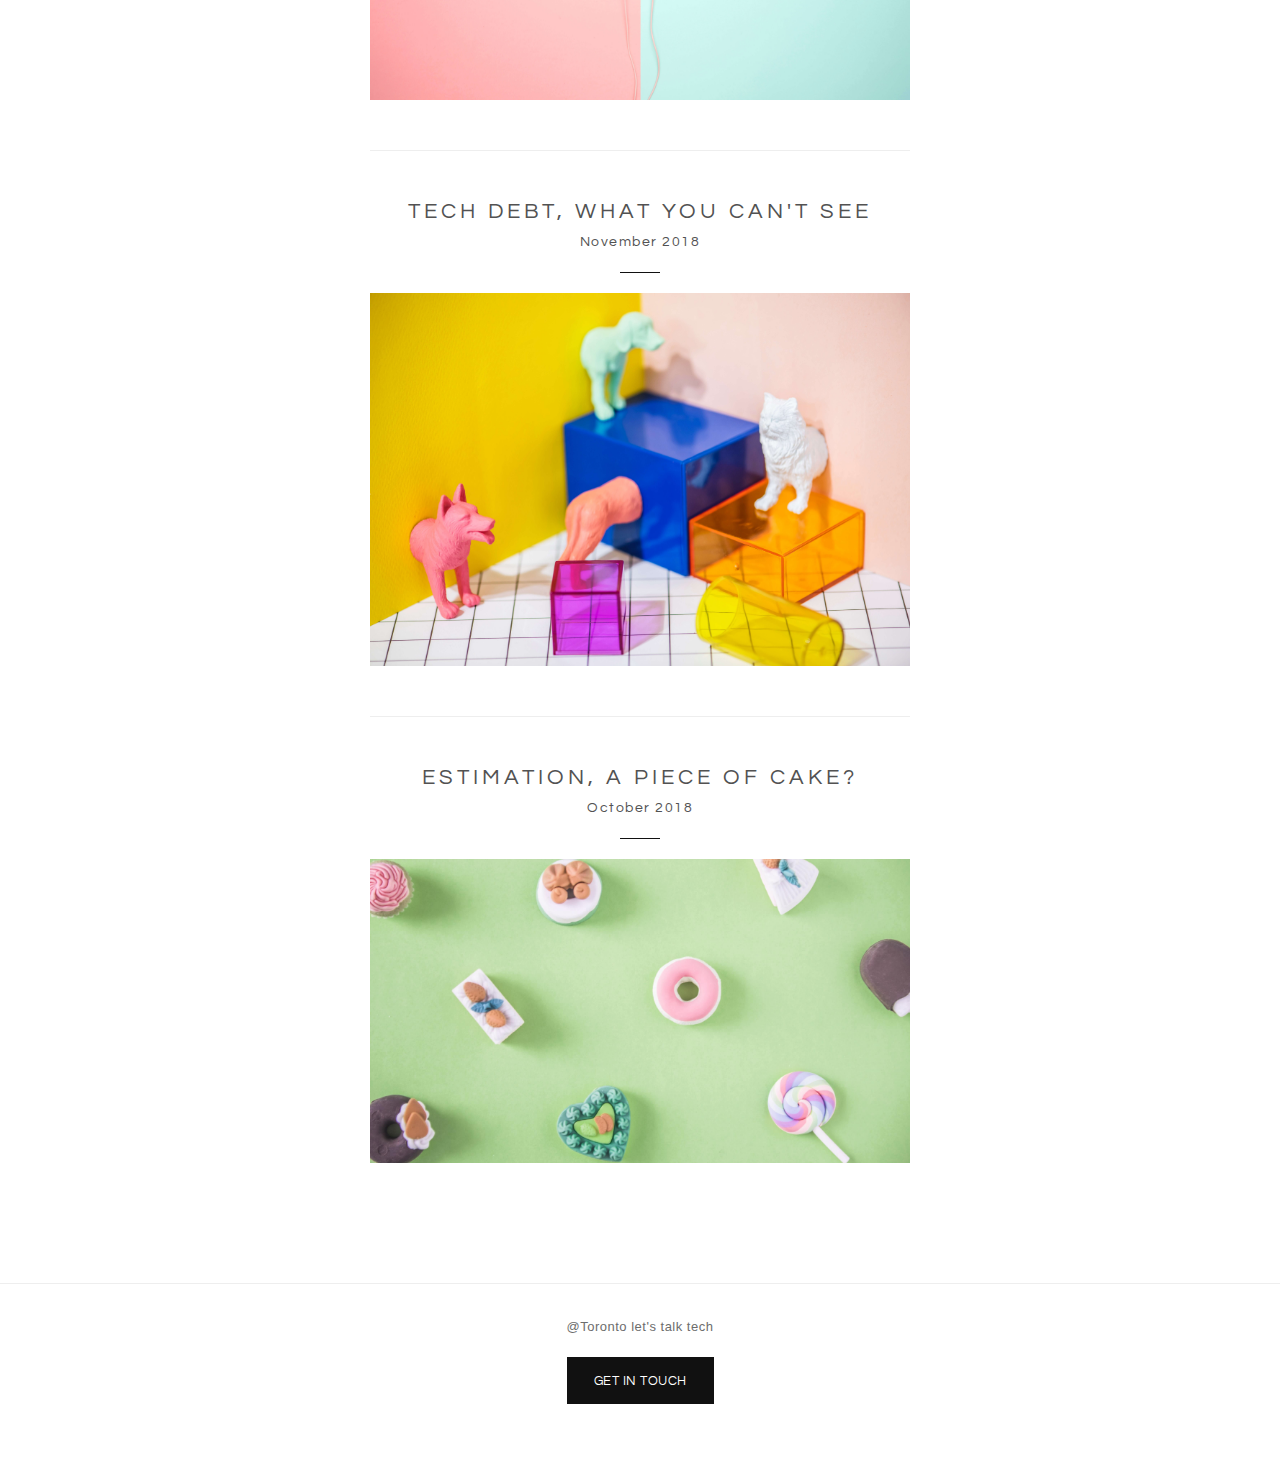
<file: portfolio.html>
<!DOCTYPE html>
<html lang="en">
<head>

<!-- Page info-->
<meta property='og:title' content="Portfolio | Denise Gauvin"/>
<meta property='og:image' content="https://denisegauvin.github.io/DG/assets/img/homepic.png"/>
<meta property='og:description' content="Life in tech, tech in life"/>
<meta property='og:url' content="https://denisegauvin.github.io/DG/portfolio.html" />

<!-- theme css --> 
<link href="assets/css/structure.css" rel="stylesheet" type="text/css" />
<link href="assets/css/style.css" rel="stylesheet" type="text/css" />
<link href="assets/css/responsive.css" rel="stylesheet" type="text/css" />

<!--favy-->
<link rel="apple-touch-icon" sizes="57x57" href="assets/img/fav/apple-icon-57x57.png">
<link rel="apple-touch-icon" sizes="60x60" href="assets/img/fav/apple-icon-60x60.png">
<link rel="apple-touch-icon" sizes="72x72" href="assets/img/fav/apple-icon-72x72.png">
<link rel="apple-touch-icon" sizes="76x76" href="assets/img/fav/apple-icon-76x76.png">
<link rel="apple-touch-icon" sizes="114x114" href="assets/img/fav/apple-icon-114x114.png">
<link rel="apple-touch-icon" sizes="120x120" href="assets/img/fav/apple-icon-120x120.png">
<link rel="apple-touch-icon" sizes="144x144" href="assets/img/fav/apple-icon-144x144.png">
<link rel="apple-touch-icon" sizes="152x152" href="assets/img/fav/apple-icon-152x152.png">
<link rel="apple-touch-icon" sizes="180x180" href="assets/img/fav/apple-icon-180x180.png">
<link rel="icon" type="image/png" sizes="192x192"  href="assets/img/fav/android-icon-192x192.png">
<link rel="icon" type="image/png" sizes="32x32" href="assets/img/fav/favicon-32x32.png">
<link rel="icon" type="image/png" sizes="96x96" href="assets/img/fav/favicon-96x96.png">
<link rel="icon" type="image/png" sizes="16x16" href="assets/img/fav/favicon-16x16.png">
<link rel="manifest" href="/manifest.json">
<meta name="msapplication-TileColor" content="#ffffff">
<meta name="msapplication-TileImage" content="/ms-icon-144x144.png">
<meta name="theme-color" content="#ffffff">

<!-- responsive meta tag -->
<meta name="viewport" content="width=device-width, initial-scale=1.0" />
<meta charset="UTF-8">

<!-- google font used -->
<link href='https://fonts.googleapis.com/css?family=Questrial' rel='stylesheet' type='text/css'>

</head>


<body>

<!-- header -->
<header>
	
	<div class="header-main header-wide">
		<div class="container clearfix">
		
			<div class="medium-header-container">
				<!-- Site logo -->
				<a href="index.html" id="site-logo"></a>
				<!-- Mobile burger icon -->
				<div id="mobile-nav-button" class="hidden-desk hidden-tab">
					<div id="mobile-nav-icon">
						<span></span>
						<span></span>
						<span></span>
						<span></span>
					</div>
				</div>
			</div>
			
			<!-- header nav menu -->
			<nav id="header-nav">
			
				<ul id="nav-ul" class="menu font-reg clearfix">
				
					<!-- Nav item - no drop down -->
					<li class="menu-item"><a href="index.html">Home</a></li>

					<!-- Nav item - no drop down -->
					<li class="menu-item"><a href="about.html">About</a></li>			

					<!-- Nav item - no drop down -->
					<li class="menu-item"><a href="portfolio.html" class="active">Portfolio</a></li>

					<!-- Nav item - no drop down -->
					<li class="menu-item"><a href="contact.html">Contact</a></li>
					
				</ul>
			
			</nav>
			
		</div>
	</div>
	
</header>


<div id="main-content">
	

	<!-- page head section -->
	<section class="page-header" style="background-image:url('assets/img/bg7.png');">
		<div class="page-head-inside">
			<div class="container">
				<h1 class="font-reg">Portfolio</h1>
				<p class="font-reg">Tech in life, life in tech</p>
			</div>
		</div>
	</section>
	
	
	<!-- page content -->
	<div class="page-section blog-list-2">
		<section class="single-blog-main">
			<div class="container">
				
				<div class="row">
				
					<!-- page col space left -->
					<div class="col-xlarge-3"></div>
				
					<div class="col-xlarge-6">
					
						<ul>
						

						<!-- blog item example 1 -->						
						<li>
								<a href="blog-ai.html" class="blog-item font-reg">
									<!-- blog item title -->
									<h3>AI UX</h3>
									<!-- blog item date -->
									<p>April 2019</p>
									<!-- blog item image -->
									<img src="assets/img/blog/cover_ai.jpg" alt="" class="image" />
									
								</a>
							</li>

						<li>
								<a href="blog-devops.html" class="blog-item font-reg">
									<!-- blog item title -->
									<h3>Dev(Product)Ops</h3>
									<!-- blog item date -->
									<p>March 2019</p>
									<!-- blog item image -->
									<img src="assets/img/blog/cover_devops.jpg" alt="" class="image" />
									
								</a>
							</li>

							<li>
								<a href="casestudy1.html" class="blog-item font-reg">
									<!-- blog item title -->
									<h3>Case Study: Medical Tech</h3>
									<!-- blog item date -->
									<p>November 2018</p>
									<!-- blog item image -->
									<img src="assets/img/work/casestudy1.png" alt="" class="image" />
									
								</a>
							</li>


						<!-- blog item example 1 -->
							<li>
								<a href="blog-hackathon.html" class="blog-item font-reg">
									<!-- blog item title -->
									<h3>A hackathon hat</h3>
									<!-- blog item date -->
									<p>November 2018</p>
									<!-- blog item image -->
									<img src="assets/img/blog/cover_hackathonpink.jpg" alt="" class="image" />
									
								</a>
							</li>


							<!-- blog item example 1 -->
							<li>
								<a href="blog-techdebt.html" class="blog-item font-reg">
									<!-- blog item title -->
									<h3>Tech Debt, what you can't see</h3>
									<!-- blog item date -->
									<p>November 2018</p>
									<!-- blog item image -->
									<img src="assets/img/blog/cover_techdebt.jpg" alt="" class="image" />
									
								</a>
							</li>
														<!-- blog item example 2 -->
							<li>
								<a href="blog-estimation.html" class="blog-item font-reg">
									<!-- blog item title -->
									<h3>Estimation, a piece of cake?</h3>
									<!-- blog item date -->
									<p>October 2018</p>
									<!-- blog item image -->
									<img src="assets/img/blog/cover_estimation.jpg" alt="" class="image" />
									<!-- blog item preview -->
									
								</a>
							</li>
						
						</ul>
					
					</div>
					
					<!-- page col space right -->
					<div class="col-xlarge-1"></div>

				</div>
				
			</div>
			
		</section>
	</div>

</div>


<!-- footer -->
<footer>

	<div class="footer-main">
		<p>@Toronto let's talk tech</p>
				<div style="text-align: center; padding:0px 0px 20px 0px;"><a href="contact.html" class="primary-button font-reg hov-bk" style="color:#ffffff">Get in touch</a></div>
			
			<!-- scroll to top -->
			<div id="scroll-top">
				<span class="fa fa-angle-up"></span>
			</div>
	</div>
			
</footer>



<script type="text/javascript" src="https://ajax.googleapis.com/ajax/libs/jquery/2.0.0/jquery.min.js"></script>
<script type="text/javascript" src="assets/js/main.js"></script>

</body>
</html>
</file>
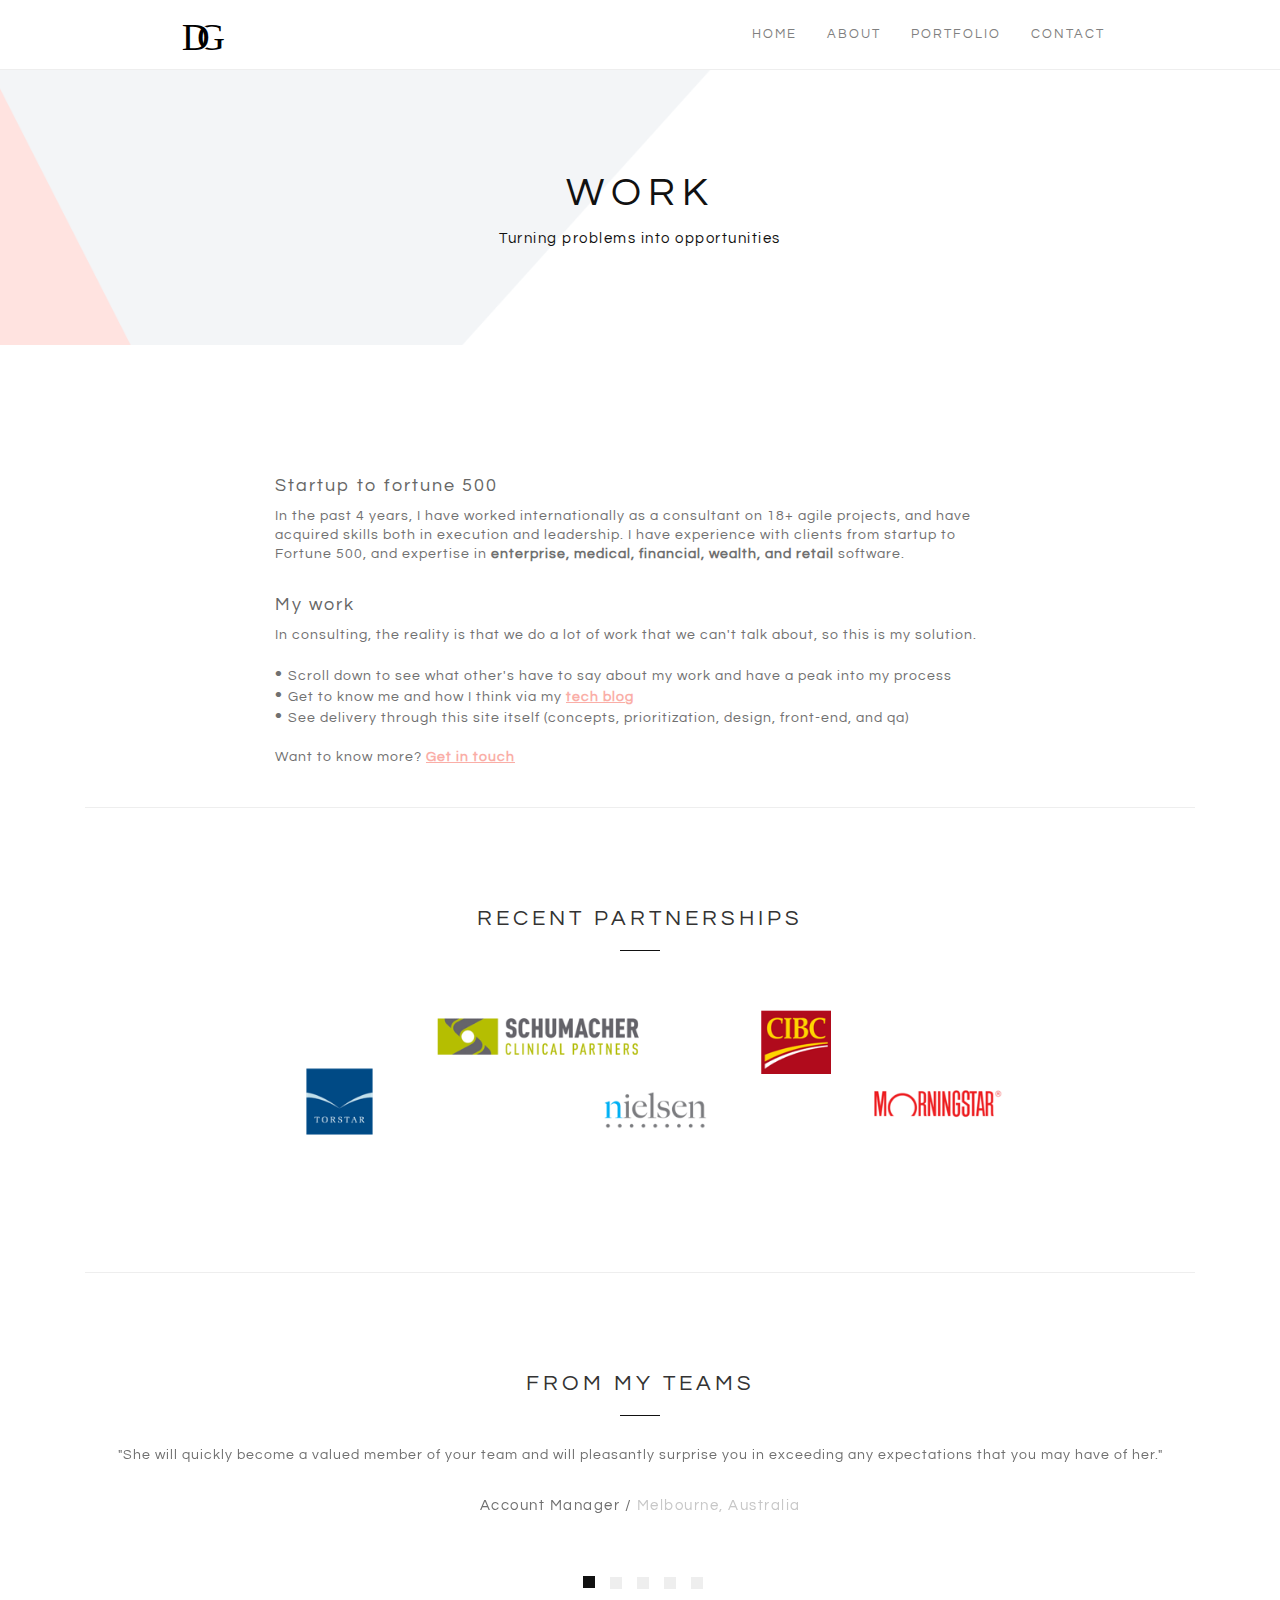
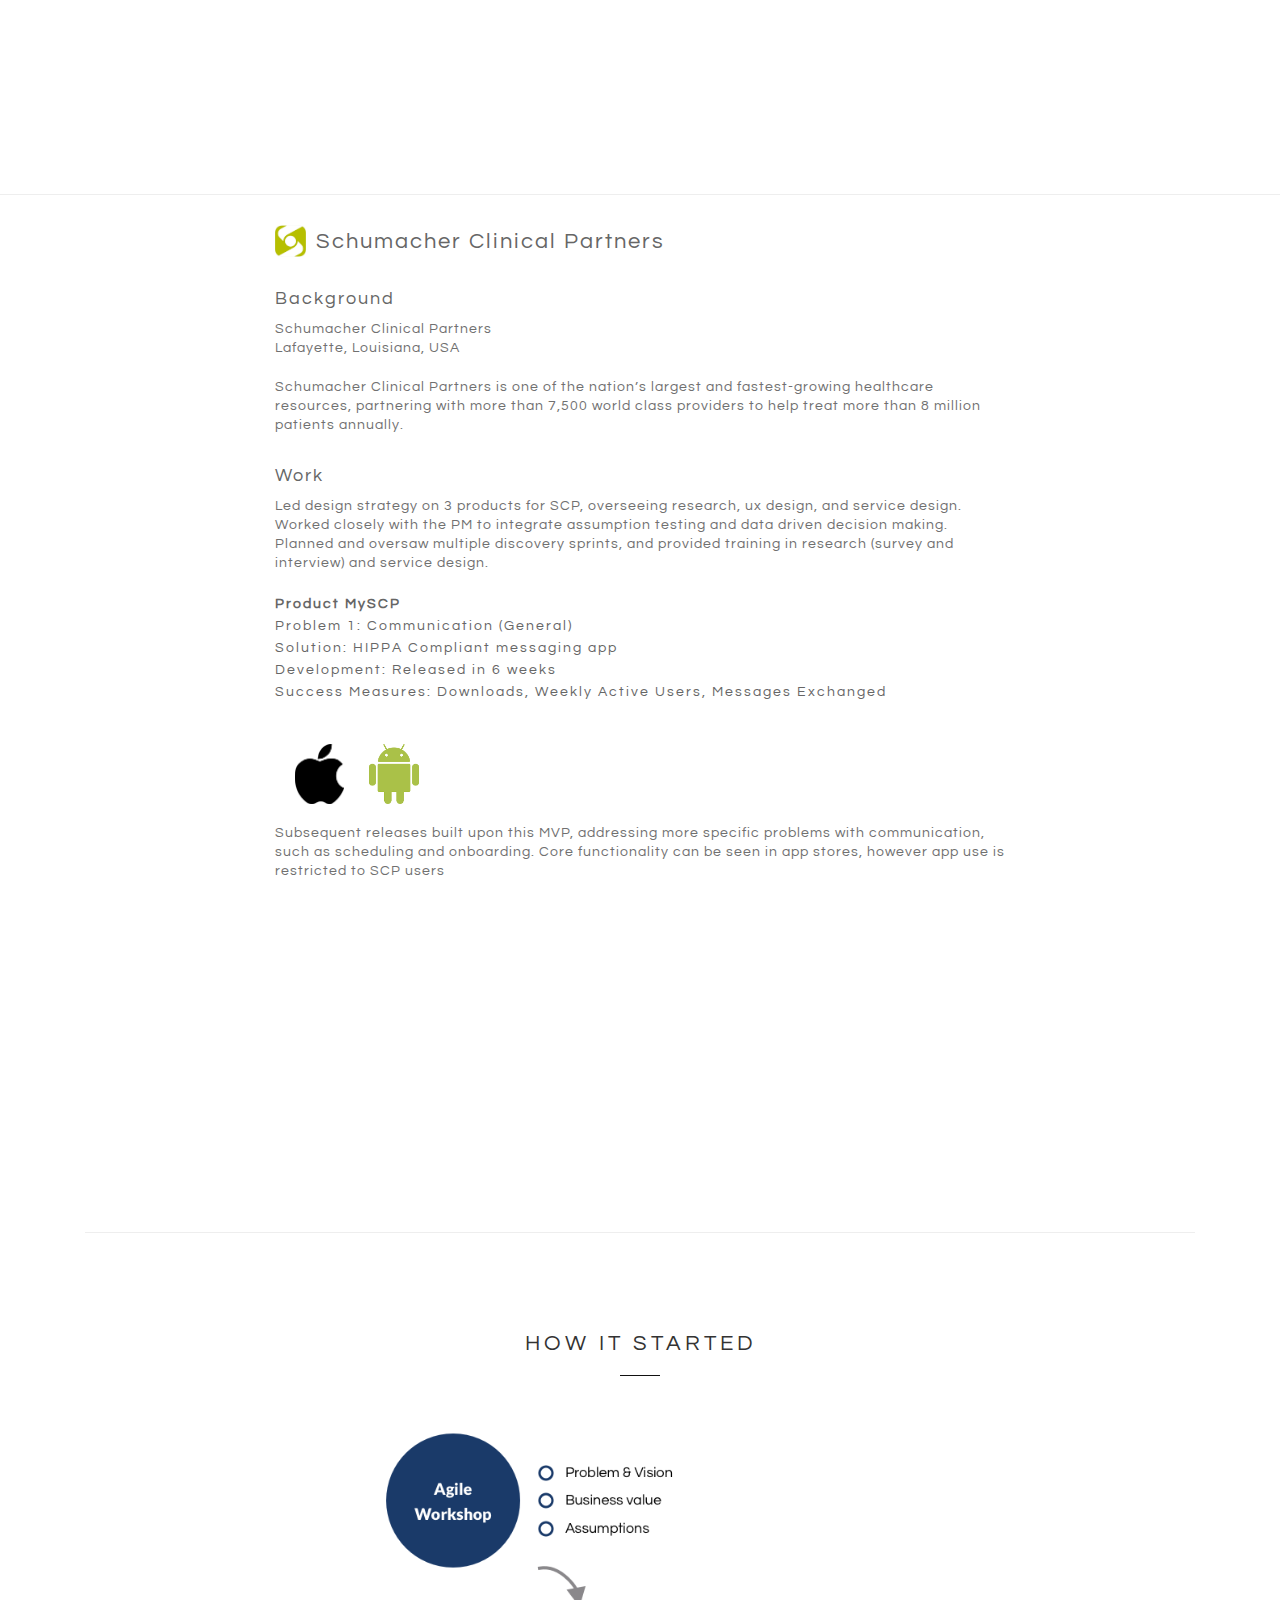
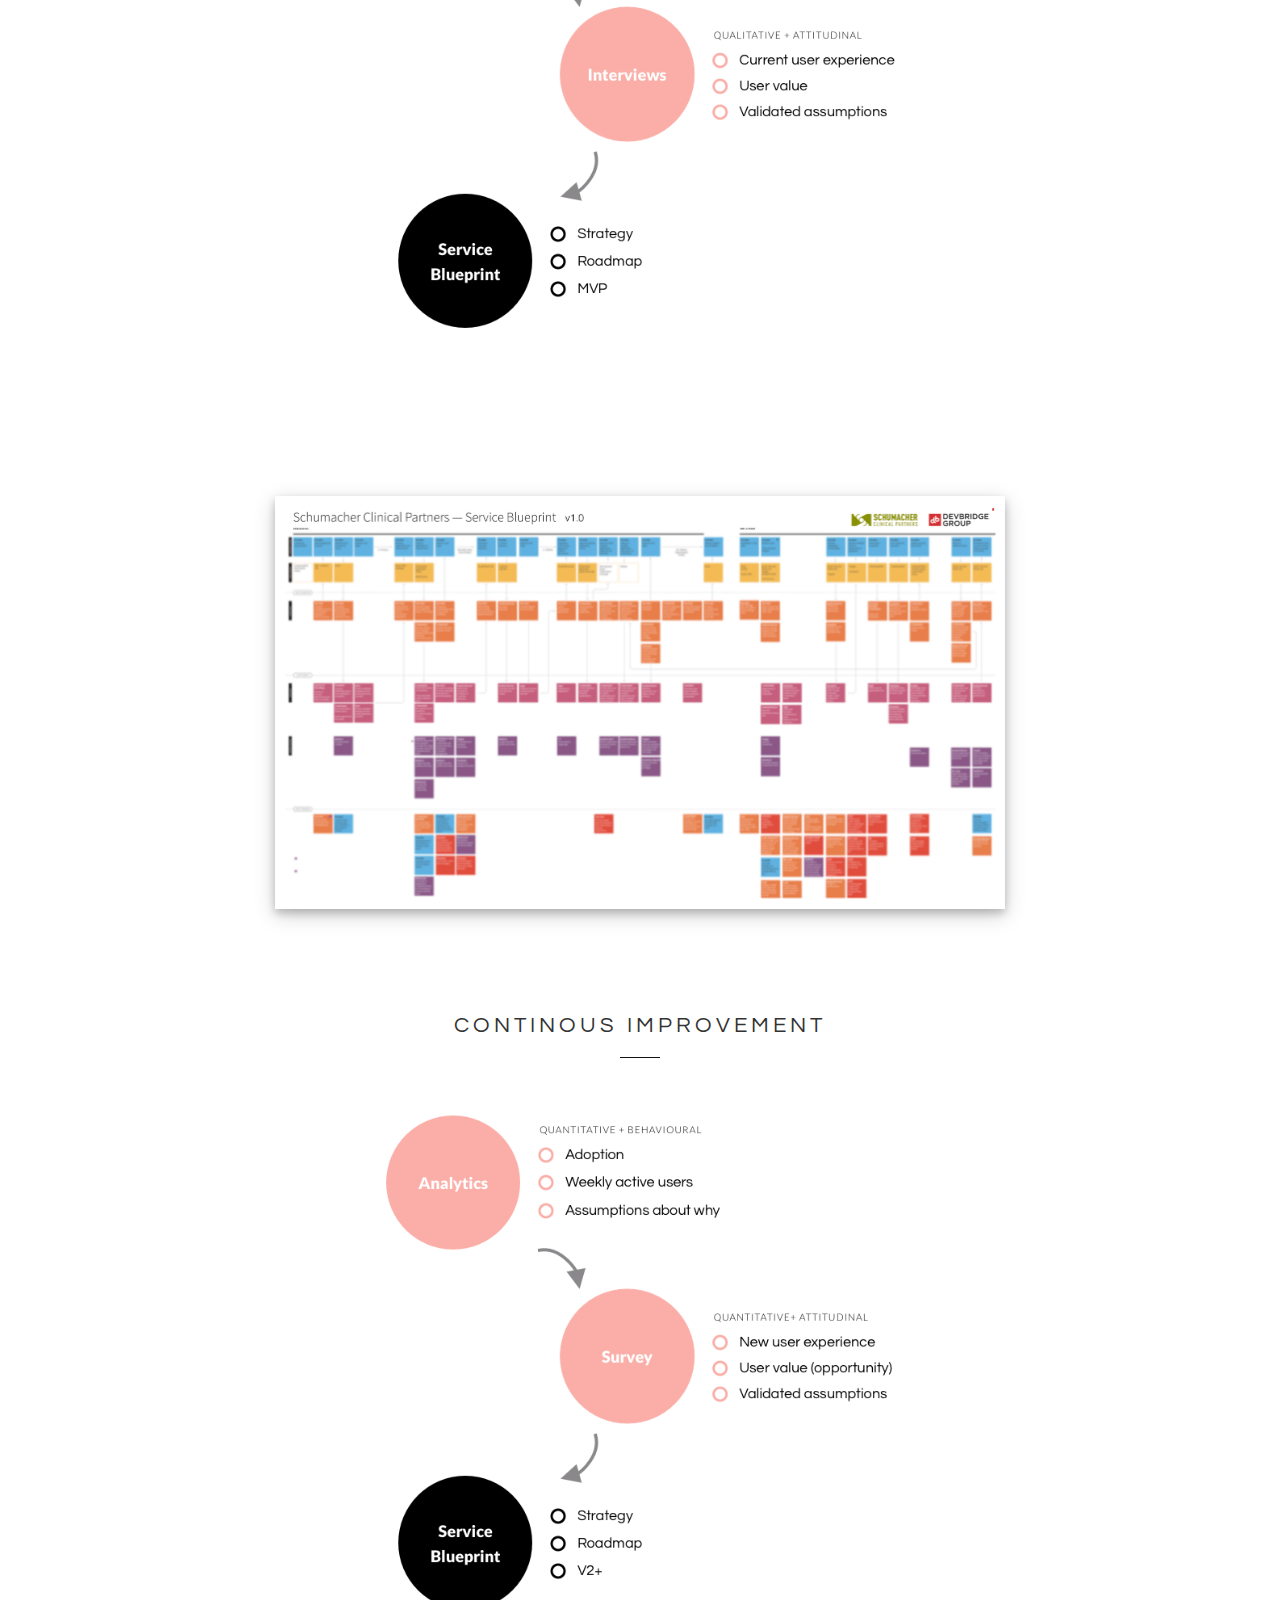
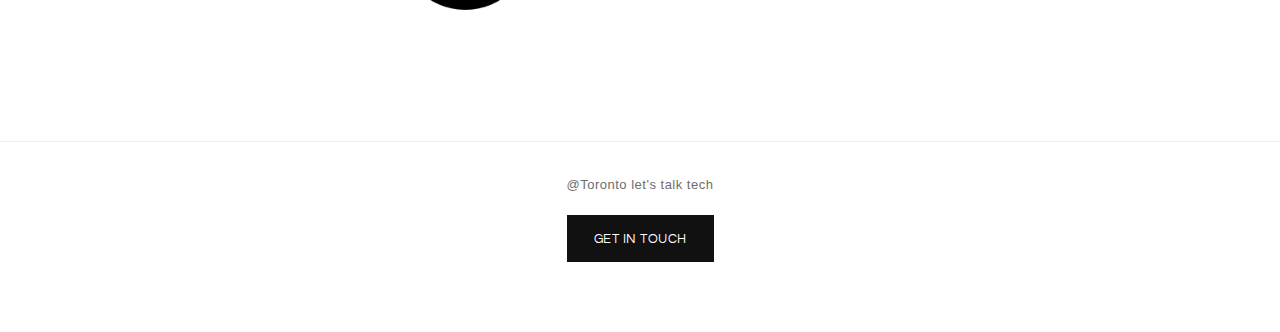
<file: work.html>
<!DOCTYPE html>
<html lang="en">
<head>

<!-- Page info-->
<meta property='og:title' content="About | Denise Gauvin"/>
<meta property='og:image' content="https://denisegauvin.github.io/DG/assets/img/homepic.png"/>
<meta property='og:description' content="Life in tech, tech in life"/>
<meta property='og:url' content="https://denisegauvin.github.io/DG/work.html" />

<!-- theme css --> 
<link href="assets/css/structure.css" rel="stylesheet" type="text/css" />
<link href="assets/css/style.css" rel="stylesheet" type="text/css" />
<link href="assets/css/responsive.css" rel="stylesheet" type="text/css" />
<!-- carousel css -->
<link href="assets/js/lib/owl-carousel/owl.carousel.css" rel="stylesheet">

<!--favy-->
<link rel="apple-touch-icon" sizes="57x57" href="assets/img/fav/apple-icon-57x57.png">
<link rel="apple-touch-icon" sizes="60x60" href="assets/img/fav/apple-icon-60x60.png">
<link rel="apple-touch-icon" sizes="72x72" href="assets/img/fav/apple-icon-72x72.png">
<link rel="apple-touch-icon" sizes="76x76" href="assets/img/fav/apple-icon-76x76.png">
<link rel="apple-touch-icon" sizes="114x114" href="assets/img/fav/apple-icon-114x114.png">
<link rel="apple-touch-icon" sizes="120x120" href="assets/img/fav/apple-icon-120x120.png">
<link rel="apple-touch-icon" sizes="144x144" href="assets/img/fav/apple-icon-144x144.png">
<link rel="apple-touch-icon" sizes="152x152" href="assets/img/fav/apple-icon-152x152.png">
<link rel="apple-touch-icon" sizes="180x180" href="assets/img/fav/apple-icon-180x180.png">
<link rel="icon" type="image/png" sizes="192x192"  href="assets/img/fav/android-icon-192x192.png">
<link rel="icon" type="image/png" sizes="32x32" href="assets/img/fav/favicon-32x32.png">
<link rel="icon" type="image/png" sizes="96x96" href="assets/img/fav/favicon-96x96.png">
<link rel="icon" type="image/png" sizes="16x16" href="assets/img/fav/favicon-16x16.png">
<link rel="manifest" href="/manifest.json">
<meta name="msapplication-TileColor" content="#ffffff">
<meta name="msapplication-TileImage" content="/ms-icon-144x144.png">
<meta name="theme-color" content="#ffffff">

<!-- responsive meta tag -->
<meta name="viewport" content="width=device-width, initial-scale=1.0" />
<meta charset="UTF-8">

<!-- google font used -->
<link href='https://fonts.googleapis.com/css?family=Questrial' rel='stylesheet' type='text/css'>

</head>


<body>
<!-- header -->
<header>
	
	<div class="header-main header-wide">
		<div class="container clearfix">
		
			<div class="medium-header-container">
				<!-- Site logo -->
				<a href="index.html" id="site-logo"></a>
				<!-- Mobile burger icon -->
				<div id="mobile-nav-button" class="hidden-desk hidden-tab">
					<div id="mobile-nav-icon">
						<span></span>
						<span></span>
						<span></span>
						<span></span>
					</div>
				</div>
			</div>
			
			<!-- header nav menu -->
			<nav id="header-nav">
			
				<ul id="nav-ul" class="menu font-reg clearfix">
				
					<!-- Nav item - no drop down -->
					<li class="menu-item"><a href="index.html">Home</a></li>

					<!-- Nav item - no drop down -->
					<li class="menu-item"><a href="about.html">About</a></li>			

					<!-- Nav item - no drop down -->
					<li class="menu-item"><a href="portfolio.html">Portfolio</a></li>

					<!-- Nav item - no drop down -->
					<li class="menu-item"><a href="contact.html">Contact</a></li>
					
				</ul>
			
			</nav>
			
		</div>
	</div>
	
</header>


<div id="main-content">
	
	
	<!-- page head section -->
	<section class="page-header" style="background-image:url('assets/img/bg8.png');">
		<div class="page-head-inside">
			<div class="container">
				<h1 class="font-reg">Work</h1>
				<p class="font-reg">Turning problems into opportunities</p>
			</div>
		</div>
	</section>
	




<!--About-->

<div class="page-section single-blog">
		<section class="single-blog-main">
		<div class="container">

			<div class="row">
				<div class="col-xlarge-2 col-medium-4"></div>
					
					<div class="col-xlarge-8 col-medium-12">
						<div class="page-content single-news-content">

						<h3>Startup to fortune 500</h3>
						<p>In the past 4 years, I have worked internationally as a consultant on 18+ agile projects, and have acquired skills both in execution and leadership. I have experience with clients from startup to Fortune 500, and expertise in <b>enterprise, medical, financial, wealth, and retail</b> software.</p>
						<h3>My work</h3>
						<p>In consulting, the reality is that we do a lot of work that we can't talk about, so this is my solution.</p>
							<ul>
								<li>Scroll down to see what other's have to say about my work and have a peak into my process</li>
								<li>Get to know me and how I think via my <b><a href="blog.html" style="color:#FAAEA7;">tech blog</a></b></li>
								<li>See delivery through this site itself (concepts, prioritization, design, front-end, and qa)</li>
							</ul>
							<p>Want to know more? <b><a href="contact.html" style="color:#FAAEA7;">Get in touch</a></b></p>
					</div>
				</div>
			</div>
		</div>
	</div>

	<section class="testimonial-section" id="testimonials" style="margin-top:20px;">
		<div class="container">

			<div class="testimonial-section-inner">

				
				<!-- Section title -->
				<div class="section-title font-reg">
					<h2>Recent partnerships</h2>
					<p></p>
				</div>

		<div class="container">
			<div class="row">
				<div class="col-xlarge-2"></div>
				<div class="col-xlarge-8"><img src="assets/img/about_partners_logos.png" alt="Partner logos" class="responsive"></div>
			</div>
		</div>	
	</section>
	</div>			

	
<!-- Testimonial section -->
	<section class="testimonial-section" id="testimonials" style="margin-top:20px;">
		<div class="container">

			<div class="testimonial-section-inner">

				
				<!-- Section title -->
				<div class="section-title font-reg">
					<h2>From my teams</h2>
					<p></p>
				</div>

				<!-- Testimonial slideshow -->
				<div id="testimonial-slideshow" class="carousel" data-autoplay="true" data-autoplay-speed="6500">
				
					<!-- Testimonial slide example -->
					<div class="testimonial-slide font-reg">
						<p>"She will quickly become a valued member of your team and will pleasantly surprise you in exceeding any expectations that you may have of her."</p>
						<p>Account Manager / <span class="company">Melbourne, Australia</span></p>
					</div>
					
					<!-- Testimonial slide example -->
					<div class="testimonial-slide font-reg">
						<p>"Her inclusive, collaborative approach helped our team understand factors driving business decisions, and made a fundamental difference to the success of the project."</p>
						<p>Co-founder & Director / <span class="company">Melbourne, Australia</span></p>
					</div>
				
					<!-- Testimonial slide example -->
					<div class="testimonial-slide font-reg">
						<p>"Throughout my time working with Denise she proved to be a talented, passionate and indispensable asset to the team. She possesses a wide ranging set of skills and is able to apply them without losing sight of the finer details. It was a joy to work with Denise and a pleasure to be around her and her devotion to the work she does."</p>
						<p>Product Manager / <span class="company">Melbourne, Australia</span></p>
					</div>

					<!-- Testimonial slide example -->
					<div class="testimonial-slide font-reg">
						<p>"Denise is a natural people leader with whom I could entrust my team. She knows how to communicate, persuasively, from technical and non-technical perspectives which makes her contribution very valuable – especially when dealing with stakeholders."</p>
						<p>VP Engineering / <span class="company">Melbourne, Australia</span></p>
					</div>


					<!-- Testimonial slide example -->
					<div class="testimonial-slide font-reg">
						<p>"Denise will not rest until the best solution is identified. And she has the patience to iterate to get there. If you need your product to win, not just work, look no further."</p>
						<p>Senior Product Designer / <span class="company">Chicago, USA</span></p>
					</div>
				</div>
			</div>

				</div>
				</div>
			</div>

	</section>


<div class="page-section single-blog">
		<section class="single-blog-main" style="border-top:1px solid #eeeeee;">
		<div class="container">

						<!-- post content -->
			<div class="row">
				<div class="col-xlarge-2 col-medium-4"></div>
					
					<div class="col-xlarge-8 col-medium-12">
						<div class="page-content single-news-content">
						<!--<h3>Easy to customise</h3>-->
						<img src="assets/img/work/myscp_logo.png" align="left" style="height:32px;margin-right:10px;"><h2>Schumacher Clinical Partners</h2>
						<h3>Background</h3>
						<p>Schumacher Clinical Partners<br>Lafayette, Louisiana, USA</p> 
						<p>Schumacher Clinical Partners is one of the nation’s largest and fastest-growing healthcare resources, partnering with more than 7,500 world class providers to help treat more than 8 million patients annually.</p>
						<h3>Work</h3>
						<p>Led design strategy on 3 products for SCP, overseeing research, ux design, and service design.<br>Worked closely with the PM to integrate assumption testing and data driven decision making.<br>Planned and oversaw multiple discovery sprints, and provided training in research (survey and interview) and service design.</p>
						<h4><b>Product MySCP</b></h4>
						<h4>Problem 1: Communication (General)</h4>
						<h4>Solution: HIPPA Compliant messaging app</h4>
						<h4>Development: Released in 6 weeks</h4>
						<h4>Success Measures: Downloads, Weekly Active Users, Messages Exchanged</h4>
						<br>
						<a href="https://itunes.apple.com/us/app/myscp/id1285276892"><img src="assets/img/work/icon_ios.png" height="60" width="auto" align="left" style="margin:20px;"></a><a href="https://play.google.com/store/apps/details?id=com.myscp.app&hl=en_CA"><img src="assets/img/work/icon_android.png" height="60" width="auto"style="margin:20px;"></a>
						<p>Subsequent releases built upon this MVP, addressing more specific problems with communication, such as scheduling and onboarding. Core functionality can be seen in app stores, however app use is restricted to SCP users</p>
						</div>
					</div>
				</div>
				<br>
			
			<div class="row">
				<div class="col-xlarge-2 col-medium-4"></div>
				<div class="col-xlarge-8 col-medium-12">
		<iframe src="https://www.linkedin.com/embed/feed/update/urn:li:ugcPost:6468165629613531136?compact=1" frameborder="0" allowfullscreen="" style="height:284px;" class="responsive"></iframe>
	</div>
</div>

	</section>

	
	<section class="testimonial-section" id="testimonials" style="margin-top:20px;">
		<div class="container">

			<div class="testimonial-section-inner">

				
				<!-- Section title -->
				<div class="section-title font-reg">
					<h2>How it started</h2>
					<p></p>
				</div>


			<div class="row">
				<div class="col-xlarge-3"></div>
				<div class="col-xlarge-6 col-small-12"><img src="assets/img/work/scp_mvp.png" alt="Learn" class="responsive"></div>
			</div>
		</div>
			
			<div class="row" style="margin-bottom:100px;">
				<div class="col-xlarge-2"></div>
				<div class="col-xlarge-8 col-small-12"><img style ="box-shadow: 0 4px 8px 0 rgba(0, 0, 0, 0.2), 0 6px 20px 0 rgba(0, 0, 0, 0.19);" src="assets/img/work/serviceblueprint.png" alt="Learn" class="responsive"></div>
			</div>

				
				<!-- Section title -->
				<div class="section-title font-reg">
					<h2>Continous improvement</h2>
					<p></p>
				</div>


			<div class="row">
				<div class="col-xlarge-3"></div>
				<div class="col-xlarge-6 col-small-12"><img src="assets/img/work/scp_v2.png" alt="Learn" class="responsive"></div>
			</div>

	</section>

	</div>			

	

	<section class="home-section">
	
	<br>
</section>
<br>
<br>		
	



</div>


<!-- footer -->
<footer>

	<div class="footer-main">
		<p>@Toronto let's talk tech</p>
				<div style="text-align: center; padding:0px 0px 20px 0px;"><a href="contact.html" class="primary-button font-reg hov-bk" style="color:#ffffff">Get in touch</a></div>
			
			<!-- scroll to top -->
			<div id="scroll-top">
				<span class="fa fa-angle-up"></span>
			</div>
	</div>
			
</footer>



<script type="text/javascript" src="https://ajax.googleapis.com/ajax/libs/jquery/2.0.0/jquery.min.js"></script>
<script type="text/javascript" src="assets/js/lib/owl-carousel/owl.carousel.min.js"></script>
<script type="text/javascript" src="assets/js/main.js"></script>

</body>
</html>
</file>
<file: assets/css/structure.css>
/* --------------

Theme name: Motive
Author: Lucid Themes
Version: 1.0
Last change: 01/02/2016

-------------- */

html {-webkit-tap-highlight-color:rgba(0, 0, 0, 0);-webkit-font-smoothing: antialiased}
html{font-family:sans-serif;-ms-text-size-adjust:100%;-webkit-text-size-adjust:100%}body{margin:0}article,aside,details,figcaption,figure,footer,header,hgroup,main,nav,section,summary{display:block}audio,canvas,progress,video{display:inline-block;vertical-align:baseline}audio:not([controls]){display:none;height:0}[hidden],template{display:none}a{background:0 0}a:active,a:hover{outline:0}abbr[title]{border-bottom:1px dotted}b,strong{font-weight:700}dfn{font-style:italic}h1{font-size:2em;margin:.67em 0}mark{background:#ff0;color:#000}small{font-size:80%}sub,sup{font-size:75%;line-height:0;position:relative;vertical-align:baseline}sup{top:-.5em}sub{bottom:-.25em}img{border:0}svg:not(:root){overflow:hidden}figure{margin:1em 40px}hr{-moz-box-sizing:content-box;box-sizing:content-box;height:0}pre{overflow:auto}code,kbd,pre,samp{font-family:monospace,monospace;font-size:1em}button,input,optgroup,select,textarea{color:inherit;font:inherit;margin:0}button{overflow:visible}button,select{text-transform:none}button,html input[type=button],input[type=reset],input[type=submit]{-webkit-appearance:button;cursor:pointer}button[disabled],html input[disabled]{cursor:default}button::-moz-focus-inner,input::-moz-focus-inner{border:0;padding:0}input{line-height:normal}input[type=checkbox],input[type=radio]{box-sizing:border-box;padding:0}input[type=number]::-webkit-inner-spin-button,input[type=number]::-webkit-outer-spin-button{height:auto}input[type=search]{-webkit-appearance:textfield;-moz-box-sizing:content-box;-webkit-box-sizing:content-box;box-sizing:content-box}input[type=search]::-webkit-search-cancel-button,input[type=search]::-webkit-search-decoration{-webkit-appearance:none}fieldset{border:1px solid silver;margin:0 2px;padding:.35em .625em .75em}legend{border:0;padding:0}textarea{overflow:auto}optgroup{font-weight:700}table{border-collapse:collapse;border-spacing:0}td,th{padding:0}

body {-webkit-print-color-adjust:exact;font-size:14px;line-height:1.5;color:#333}

.container {margin:0 auto;padding:0 15px}

*,*:before,*:after{-webkit-box-sizing:border-box;-moz-box-sizing:border-box;box-sizing:border-box;}
*:focus, a:focus {outline:0}

.row{margin-left:-15px;margin-right:-15px}
.row:before,.row:after{content:" ";display:table}
.row:after{clear:both}

.clear {clear:both}
.clearfix:after{content:'';display:block;font-size:0;height:0;clear:both}

*[class*="col-"] {position:relative;min-height:1px;padding:0 15px;}

@font-face{font-family:'FontAwesome';src:url('../fonts/fontawesome-webfont.eot?v=4.3.0');src:url('../fonts/fontawesome-webfont.eot?#iefix&v=4.3.0') format('embedded-opentype'),url('../fonts/fontawesome-webfont.woff2?v=4.3.0') format('woff2'),url('../fonts/fontawesome-webfont.woff?v=4.3.0') format('woff'),url('../fonts/fontawesome-webfont.ttf?v=4.3.0') format('truetype'),url('../fonts/fontawesome-webfont.svg?v=4.3.0#fontawesomeregular') format('svg');font-weight:normal;font-style:normal}.fa{display:inline-block;font:normal normal normal 14px/1 FontAwesome;font-size:inherit;text-rendering:auto;-webkit-font-smoothing:antialiased;-moz-osx-font-smoothing:grayscale;transform:translate(0, 0)}.fa-lg{font-size:1.33333333em;line-height:.75em;vertical-align:-15%}.fa-2x{font-size:2em}.fa-3x{font-size:3em}.fa-4x{font-size:4em}.fa-5x{font-size:5em}.fa-fw{width:1.28571429em;text-align:center}.fa-ul{padding-left:0;margin-left:2.14285714em;list-style-type:none}.fa-ul>li{position:relative}.fa-li{position:absolute;left:-2.14285714em;width:2.14285714em;top:.14285714em;text-align:center}.fa-li.fa-lg{left:-1.85714286em}.fa-border{padding:.2em .25em .15em;border:solid .08em #eee;border-radius:.1em}.pull-right{float:right}.pull-left{float:left}.fa.pull-left{margin-right:.3em}.fa.pull-right{margin-left:.3em}.fa-spin{-webkit-animation:fa-spin 2s infinite linear;animation:fa-spin 2s infinite linear}.fa-pulse{-webkit-animation:fa-spin 1s infinite steps(8);animation:fa-spin 1s infinite steps(8)}@-webkit-keyframes fa-spin{0%{-webkit-transform:rotate(0deg);transform:rotate(0deg)}100%{-webkit-transform:rotate(359deg);transform:rotate(359deg)}}@keyframes fa-spin{0%{-webkit-transform:rotate(0deg);transform:rotate(0deg)}100%{-webkit-transform:rotate(359deg);transform:rotate(359deg)}}.fa-rotate-90{filter:progid:DXImageTransform.Microsoft.BasicImage(rotation=1);-webkit-transform:rotate(90deg);-ms-transform:rotate(90deg);transform:rotate(90deg)}.fa-rotate-180{filter:progid:DXImageTransform.Microsoft.BasicImage(rotation=2);-webkit-transform:rotate(180deg);-ms-transform:rotate(180deg);transform:rotate(180deg)}.fa-rotate-270{filter:progid:DXImageTransform.Microsoft.BasicImage(rotation=3);-webkit-transform:rotate(270deg);-ms-transform:rotate(270deg);transform:rotate(270deg)}.fa-flip-horizontal{filter:progid:DXImageTransform.Microsoft.BasicImage(rotation=0, mirror=1);-webkit-transform:scale(-1, 1);-ms-transform:scale(-1, 1);transform:scale(-1, 1)}.fa-flip-vertical{filter:progid:DXImageTransform.Microsoft.BasicImage(rotation=2, mirror=1);-webkit-transform:scale(1, -1);-ms-transform:scale(1, -1);transform:scale(1, -1)}:root .fa-rotate-90,:root .fa-rotate-180,:root .fa-rotate-270,:root .fa-flip-horizontal,:root .fa-flip-vertical{filter:none}.fa-stack{position:relative;display:inline-block;width:2em;height:2em;line-height:2em;vertical-align:middle}.fa-stack-1x,.fa-stack-2x{position:absolute;left:0;width:100%;text-align:center}.fa-stack-1x{line-height:inherit}.fa-stack-2x{font-size:2em}.fa-inverse{color:#fff}.fa-glass:before{content:"\f000"}.fa-music:before{content:"\f001"}.fa-search:before{content:"\f002"}.fa-envelope-o:before{content:"\f003"}.fa-heart:before{content:"\f004"}.fa-star:before{content:"\f005"}.fa-star-o:before{content:"\f006"}.fa-user:before{content:"\f007"}.fa-film:before{content:"\f008"}.fa-th-large:before{content:"\f009"}.fa-th:before{content:"\f00a"}.fa-th-list:before{content:"\f00b"}.fa-check:before{content:"\f00c"}.fa-remove:before,.fa-close:before,.fa-times:before{content:"\f00d"}.fa-search-plus:before{content:"\f00e"}.fa-search-minus:before{content:"\f010"}.fa-power-off:before{content:"\f011"}.fa-signal:before{content:"\f012"}.fa-gear:before,.fa-cog:before{content:"\f013"}.fa-trash-o:before{content:"\f014"}.fa-home:before{content:"\f015"}.fa-file-o:before{content:"\f016"}.fa-clock-o:before{content:"\f017"}.fa-road:before{content:"\f018"}.fa-download:before{content:"\f019"}.fa-arrow-circle-o-down:before{content:"\f01a"}.fa-arrow-circle-o-up:before{content:"\f01b"}.fa-inbox:before{content:"\f01c"}.fa-play-circle-o:before{content:"\f01d"}.fa-rotate-right:before,.fa-repeat:before{content:"\f01e"}.fa-refresh:before{content:"\f021"}.fa-list-alt:before{content:"\f022"}.fa-lock:before{content:"\f023"}.fa-flag:before{content:"\f024"}.fa-headphones:before{content:"\f025"}.fa-volume-off:before{content:"\f026"}.fa-volume-down:before{content:"\f027"}.fa-volume-up:before{content:"\f028"}.fa-qrcode:before{content:"\f029"}.fa-barcode:before{content:"\f02a"}.fa-tag:before{content:"\f02b"}.fa-tags:before{content:"\f02c"}.fa-book:before{content:"\f02d"}.fa-bookmark:before{content:"\f02e"}.fa-print:before{content:"\f02f"}.fa-camera:before{content:"\f030"}.fa-font:before{content:"\f031"}.fa-bold:before{content:"\f032"}.fa-italic:before{content:"\f033"}.fa-text-height:before{content:"\f034"}.fa-text-width:before{content:"\f035"}.fa-align-left:before{content:"\f036"}.fa-align-center:before{content:"\f037"}.fa-align-right:before{content:"\f038"}.fa-align-justify:before{content:"\f039"}.fa-list:before{content:"\f03a"}.fa-dedent:before,.fa-outdent:before{content:"\f03b"}.fa-indent:before{content:"\f03c"}.fa-video-camera:before{content:"\f03d"}.fa-photo:before,.fa-image:before,.fa-picture-o:before{content:"\f03e"}.fa-pencil:before{content:"\f040"}.fa-map-marker:before{content:"\f041"}.fa-adjust:before{content:"\f042"}.fa-tint:before{content:"\f043"}.fa-edit:before,.fa-pencil-square-o:before{content:"\f044"}.fa-share-square-o:before{content:"\f045"}.fa-check-square-o:before{content:"\f046"}.fa-arrows:before{content:"\f047"}.fa-step-backward:before{content:"\f048"}.fa-fast-backward:before{content:"\f049"}.fa-backward:before{content:"\f04a"}.fa-play:before{content:"\f04b"}.fa-pause:before{content:"\f04c"}.fa-stop:before{content:"\f04d"}.fa-forward:before{content:"\f04e"}.fa-fast-forward:before{content:"\f050"}.fa-step-forward:before{content:"\f051"}.fa-eject:before{content:"\f052"}.fa-chevron-left:before{content:"\f053"}.fa-chevron-right:before{content:"\f054"}.fa-plus-circle:before{content:"\f055"}.fa-minus-circle:before{content:"\f056"}.fa-times-circle:before{content:"\f057"}.fa-check-circle:before{content:"\f058"}.fa-question-circle:before{content:"\f059"}.fa-info-circle:before{content:"\f05a"}.fa-crosshairs:before{content:"\f05b"}.fa-times-circle-o:before{content:"\f05c"}.fa-check-circle-o:before{content:"\f05d"}.fa-ban:before{content:"\f05e"}.fa-arrow-left:before{content:"\f060"}.fa-arrow-right:before{content:"\f061"}.fa-arrow-up:before{content:"\f062"}.fa-arrow-down:before{content:"\f063"}.fa-mail-forward:before,.fa-share:before{content:"\f064"}.fa-expand:before{content:"\f065"}.fa-compress:before{content:"\f066"}.fa-plus:before{content:"\f067"}.fa-minus:before{content:"\f068"}.fa-asterisk:before{content:"\f069"}.fa-exclamation-circle:before{content:"\f06a"}.fa-gift:before{content:"\f06b"}.fa-leaf:before{content:"\f06c"}.fa-fire:before{content:"\f06d"}.fa-eye:before{content:"\f06e"}.fa-eye-slash:before{content:"\f070"}.fa-warning:before,.fa-exclamation-triangle:before{content:"\f071"}.fa-plane:before{content:"\f072"}.fa-calendar:before{content:"\f073"}.fa-random:before{content:"\f074"}.fa-comment:before{content:"\f075"}.fa-magnet:before{content:"\f076"}.fa-chevron-up:before{content:"\f077"}.fa-chevron-down:before{content:"\f078"}.fa-retweet:before{content:"\f079"}.fa-shopping-cart:before{content:"\f07a"}.fa-folder:before{content:"\f07b"}.fa-folder-open:before{content:"\f07c"}.fa-arrows-v:before{content:"\f07d"}.fa-arrows-h:before{content:"\f07e"}.fa-bar-chart-o:before,.fa-bar-chart:before{content:"\f080"}.fa-twitter-square:before{content:"\f081"}.fa-facebook-square:before{content:"\f082"}.fa-camera-retro:before{content:"\f083"}.fa-key:before{content:"\f084"}.fa-gears:before,.fa-cogs:before{content:"\f085"}.fa-comments:before{content:"\f086"}.fa-thumbs-o-up:before{content:"\f087"}.fa-thumbs-o-down:before{content:"\f088"}.fa-star-half:before{content:"\f089"}.fa-heart-o:before{content:"\f08a"}.fa-sign-out:before{content:"\f08b"}.fa-linkedin-square:before{content:"\f08c"}.fa-thumb-tack:before{content:"\f08d"}.fa-external-link:before{content:"\f08e"}.fa-sign-in:before{content:"\f090"}.fa-trophy:before{content:"\f091"}.fa-github-square:before{content:"\f092"}.fa-upload:before{content:"\f093"}.fa-lemon-o:before{content:"\f094"}.fa-phone:before{content:"\f095"}.fa-square-o:before{content:"\f096"}.fa-bookmark-o:before{content:"\f097"}.fa-phone-square:before{content:"\f098"}.fa-twitter:before{content:"\f099"}.fa-facebook-f:before,.fa-facebook:before{content:"\f09a"}.fa-github:before{content:"\f09b"}.fa-unlock:before{content:"\f09c"}.fa-credit-card:before{content:"\f09d"}.fa-rss:before{content:"\f09e"}.fa-hdd-o:before{content:"\f0a0"}.fa-bullhorn:before{content:"\f0a1"}.fa-bell:before{content:"\f0f3"}.fa-certificate:before{content:"\f0a3"}.fa-hand-o-right:before{content:"\f0a4"}.fa-hand-o-left:before{content:"\f0a5"}.fa-hand-o-up:before{content:"\f0a6"}.fa-hand-o-down:before{content:"\f0a7"}.fa-arrow-circle-left:before{content:"\f0a8"}.fa-arrow-circle-right:before{content:"\f0a9"}.fa-arrow-circle-up:before{content:"\f0aa"}.fa-arrow-circle-down:before{content:"\f0ab"}.fa-globe:before{content:"\f0ac"}.fa-wrench:before{content:"\f0ad"}.fa-tasks:before{content:"\f0ae"}.fa-filter:before{content:"\f0b0"}.fa-briefcase:before{content:"\f0b1"}.fa-arrows-alt:before{content:"\f0b2"}.fa-group:before,.fa-users:before{content:"\f0c0"}.fa-chain:before,.fa-link:before{content:"\f0c1"}.fa-cloud:before{content:"\f0c2"}.fa-flask:before{content:"\f0c3"}.fa-cut:before,.fa-scissors:before{content:"\f0c4"}.fa-copy:before,.fa-files-o:before{content:"\f0c5"}.fa-paperclip:before{content:"\f0c6"}.fa-save:before,.fa-floppy-o:before{content:"\f0c7"}.fa-square:before{content:"\f0c8"}.fa-navicon:before,.fa-reorder:before,.fa-bars:before{content:"\f0c9"}.fa-list-ul:before{content:"\f0ca"}.fa-list-ol:before{content:"\f0cb"}.fa-strikethrough:before{content:"\f0cc"}.fa-underline:before{content:"\f0cd"}.fa-table:before{content:"\f0ce"}.fa-magic:before{content:"\f0d0"}.fa-truck:before{content:"\f0d1"}.fa-pinterest:before{content:"\f0d2"}.fa-pinterest-square:before{content:"\f0d3"}.fa-google-plus-square:before{content:"\f0d4"}.fa-google-plus:before{content:"\f0d5"}.fa-money:before{content:"\f0d6"}.fa-caret-down:before{content:"\f0d7"}.fa-caret-up:before{content:"\f0d8"}.fa-caret-left:before{content:"\f0d9"}.fa-caret-right:before{content:"\f0da"}.fa-columns:before{content:"\f0db"}.fa-unsorted:before,.fa-sort:before{content:"\f0dc"}.fa-sort-down:before,.fa-sort-desc:before{content:"\f0dd"}.fa-sort-up:before,.fa-sort-asc:before{content:"\f0de"}.fa-envelope:before{content:"\f0e0"}.fa-linkedin:before{content:"\f0e1"}.fa-rotate-left:before,.fa-undo:before{content:"\f0e2"}.fa-legal:before,.fa-gavel:before{content:"\f0e3"}.fa-dashboard:before,.fa-tachometer:before{content:"\f0e4"}.fa-comment-o:before{content:"\f0e5"}.fa-comments-o:before{content:"\f0e6"}.fa-flash:before,.fa-bolt:before{content:"\f0e7"}.fa-sitemap:before{content:"\f0e8"}.fa-umbrella:before{content:"\f0e9"}.fa-paste:before,.fa-clipboard:before{content:"\f0ea"}.fa-lightbulb-o:before{content:"\f0eb"}.fa-exchange:before{content:"\f0ec"}.fa-cloud-download:before{content:"\f0ed"}.fa-cloud-upload:before{content:"\f0ee"}.fa-user-md:before{content:"\f0f0"}.fa-stethoscope:before{content:"\f0f1"}.fa-suitcase:before{content:"\f0f2"}.fa-bell-o:before{content:"\f0a2"}.fa-coffee:before{content:"\f0f4"}.fa-cutlery:before{content:"\f0f5"}.fa-file-text-o:before{content:"\f0f6"}.fa-building-o:before{content:"\f0f7"}.fa-hospital-o:before{content:"\f0f8"}.fa-ambulance:before{content:"\f0f9"}.fa-medkit:before{content:"\f0fa"}.fa-fighter-jet:before{content:"\f0fb"}.fa-beer:before{content:"\f0fc"}.fa-h-square:before{content:"\f0fd"}.fa-plus-square:before{content:"\f0fe"}.fa-angle-double-left:before{content:"\f100"}.fa-angle-double-right:before{content:"\f101"}.fa-angle-double-up:before{content:"\f102"}.fa-angle-double-down:before{content:"\f103"}.fa-angle-left:before{content:"\f104"}.fa-angle-right:before{content:"\f105"}.fa-angle-up:before{content:"\f106"}.fa-angle-down:before{content:"\f107"}.fa-desktop:before{content:"\f108"}.fa-laptop:before{content:"\f109"}.fa-tablet:before{content:"\f10a"}.fa-mobile-phone:before,.fa-mobile:before{content:"\f10b"}.fa-circle-o:before{content:"\f10c"}.fa-quote-left:before{content:"\f10d"}.fa-quote-right:before{content:"\f10e"}.fa-spinner:before{content:"\f110"}.fa-circle:before{content:"\f111"}.fa-mail-reply:before,.fa-reply:before{content:"\f112"}.fa-github-alt:before{content:"\f113"}.fa-folder-o:before{content:"\f114"}.fa-folder-open-o:before{content:"\f115"}.fa-smile-o:before{content:"\f118"}.fa-frown-o:before{content:"\f119"}.fa-meh-o:before{content:"\f11a"}.fa-gamepad:before{content:"\f11b"}.fa-keyboard-o:before{content:"\f11c"}.fa-flag-o:before{content:"\f11d"}.fa-flag-checkered:before{content:"\f11e"}.fa-terminal:before{content:"\f120"}.fa-code:before{content:"\f121"}.fa-mail-reply-all:before,.fa-reply-all:before{content:"\f122"}.fa-star-half-empty:before,.fa-star-half-full:before,.fa-star-half-o:before{content:"\f123"}.fa-location-arrow:before{content:"\f124"}.fa-crop:before{content:"\f125"}.fa-code-fork:before{content:"\f126"}.fa-unlink:before,.fa-chain-broken:before{content:"\f127"}.fa-question:before{content:"\f128"}.fa-info:before{content:"\f129"}.fa-exclamation:before{content:"\f12a"}.fa-superscript:before{content:"\f12b"}.fa-subscript:before{content:"\f12c"}.fa-eraser:before{content:"\f12d"}.fa-puzzle-piece:before{content:"\f12e"}.fa-microphone:before{content:"\f130"}.fa-microphone-slash:before{content:"\f131"}.fa-shield:before{content:"\f132"}.fa-calendar-o:before{content:"\f133"}.fa-fire-extinguisher:before{content:"\f134"}.fa-rocket:before{content:"\f135"}.fa-maxcdn:before{content:"\f136"}.fa-chevron-circle-left:before{content:"\f137"}.fa-chevron-circle-right:before{content:"\f138"}.fa-chevron-circle-up:before{content:"\f139"}.fa-chevron-circle-down:before{content:"\f13a"}.fa-html5:before{content:"\f13b"}.fa-css3:before{content:"\f13c"}.fa-anchor:before{content:"\f13d"}.fa-unlock-alt:before{content:"\f13e"}.fa-bullseye:before{content:"\f140"}.fa-ellipsis-h:before{content:"\f141"}.fa-ellipsis-v:before{content:"\f142"}.fa-rss-square:before{content:"\f143"}.fa-play-circle:before{content:"\f144"}.fa-ticket:before{content:"\f145"}.fa-minus-square:before{content:"\f146"}.fa-minus-square-o:before{content:"\f147"}.fa-level-up:before{content:"\f148"}.fa-level-down:before{content:"\f149"}.fa-check-square:before{content:"\f14a"}.fa-pencil-square:before{content:"\f14b"}.fa-external-link-square:before{content:"\f14c"}.fa-share-square:before{content:"\f14d"}.fa-compass:before{content:"\f14e"}.fa-toggle-down:before,.fa-caret-square-o-down:before{content:"\f150"}.fa-toggle-up:before,.fa-caret-square-o-up:before{content:"\f151"}.fa-toggle-right:before,.fa-caret-square-o-right:before{content:"\f152"}.fa-euro:before,.fa-eur:before{content:"\f153"}.fa-gbp:before{content:"\f154"}.fa-dollar:before,.fa-usd:before{content:"\f155"}.fa-rupee:before,.fa-inr:before{content:"\f156"}.fa-cny:before,.fa-rmb:before,.fa-yen:before,.fa-jpy:before{content:"\f157"}.fa-ruble:before,.fa-rouble:before,.fa-rub:before{content:"\f158"}.fa-won:before,.fa-krw:before{content:"\f159"}.fa-bitcoin:before,.fa-btc:before{content:"\f15a"}.fa-file:before{content:"\f15b"}.fa-file-text:before{content:"\f15c"}.fa-sort-alpha-asc:before{content:"\f15d"}.fa-sort-alpha-desc:before{content:"\f15e"}.fa-sort-amount-asc:before{content:"\f160"}.fa-sort-amount-desc:before{content:"\f161"}.fa-sort-numeric-asc:before{content:"\f162"}.fa-sort-numeric-desc:before{content:"\f163"}.fa-thumbs-up:before{content:"\f164"}.fa-thumbs-down:before{content:"\f165"}.fa-youtube-square:before{content:"\f166"}.fa-youtube:before{content:"\f167"}.fa-xing:before{content:"\f168"}.fa-xing-square:before{content:"\f169"}.fa-youtube-play:before{content:"\f16a"}.fa-dropbox:before{content:"\f16b"}.fa-stack-overflow:before{content:"\f16c"}.fa-instagram:before{content:"\f16d"}.fa-flickr:before{content:"\f16e"}.fa-adn:before{content:"\f170"}.fa-bitbucket:before{content:"\f171"}.fa-bitbucket-square:before{content:"\f172"}.fa-tumblr:before{content:"\f173"}.fa-tumblr-square:before{content:"\f174"}.fa-long-arrow-down:before{content:"\f175"}.fa-long-arrow-up:before{content:"\f176"}.fa-long-arrow-left:before{content:"\f177"}.fa-long-arrow-right:before{content:"\f178"}.fa-apple:before{content:"\f179"}.fa-windows:before{content:"\f17a"}.fa-android:before{content:"\f17b"}.fa-linux:before{content:"\f17c"}.fa-dribbble:before{content:"\f17d"}.fa-skype:before{content:"\f17e"}.fa-foursquare:before{content:"\f180"}.fa-trello:before{content:"\f181"}.fa-female:before{content:"\f182"}.fa-male:before{content:"\f183"}.fa-gittip:before,.fa-gratipay:before{content:"\f184"}.fa-sun-o:before{content:"\f185"}.fa-moon-o:before{content:"\f186"}.fa-archive:before{content:"\f187"}.fa-bug:before{content:"\f188"}.fa-vk:before{content:"\f189"}.fa-weibo:before{content:"\f18a"}.fa-renren:before{content:"\f18b"}.fa-pagelines:before{content:"\f18c"}.fa-stack-exchange:before{content:"\f18d"}.fa-arrow-circle-o-right:before{content:"\f18e"}.fa-arrow-circle-o-left:before{content:"\f190"}.fa-toggle-left:before,.fa-caret-square-o-left:before{content:"\f191"}.fa-dot-circle-o:before{content:"\f192"}.fa-wheelchair:before{content:"\f193"}.fa-vimeo-square:before{content:"\f194"}.fa-turkish-lira:before,.fa-try:before{content:"\f195"}.fa-plus-square-o:before{content:"\f196"}.fa-space-shuttle:before{content:"\f197"}.fa-slack:before{content:"\f198"}.fa-envelope-square:before{content:"\f199"}.fa-wordpress:before{content:"\f19a"}.fa-openid:before{content:"\f19b"}.fa-institution:before,.fa-bank:before,.fa-university:before{content:"\f19c"}.fa-mortar-board:before,.fa-graduation-cap:before{content:"\f19d"}.fa-yahoo:before{content:"\f19e"}.fa-google:before{content:"\f1a0"}.fa-reddit:before{content:"\f1a1"}.fa-reddit-square:before{content:"\f1a2"}.fa-stumbleupon-circle:before{content:"\f1a3"}.fa-stumbleupon:before{content:"\f1a4"}.fa-delicious:before{content:"\f1a5"}.fa-digg:before{content:"\f1a6"}.fa-pied-piper:before{content:"\f1a7"}.fa-pied-piper-alt:before{content:"\f1a8"}.fa-drupal:before{content:"\f1a9"}.fa-joomla:before{content:"\f1aa"}.fa-language:before{content:"\f1ab"}.fa-fax:before{content:"\f1ac"}.fa-building:before{content:"\f1ad"}.fa-child:before{content:"\f1ae"}.fa-paw:before{content:"\f1b0"}.fa-spoon:before{content:"\f1b1"}.fa-cube:before{content:"\f1b2"}.fa-cubes:before{content:"\f1b3"}.fa-behance:before{content:"\f1b4"}.fa-behance-square:before{content:"\f1b5"}.fa-steam:before{content:"\f1b6"}.fa-steam-square:before{content:"\f1b7"}.fa-recycle:before{content:"\f1b8"}.fa-automobile:before,.fa-car:before{content:"\f1b9"}.fa-cab:before,.fa-taxi:before{content:"\f1ba"}.fa-tree:before{content:"\f1bb"}.fa-spotify:before{content:"\f1bc"}.fa-deviantart:before{content:"\f1bd"}.fa-soundcloud:before{content:"\f1be"}.fa-database:before{content:"\f1c0"}.fa-file-pdf-o:before{content:"\f1c1"}.fa-file-word-o:before{content:"\f1c2"}.fa-file-excel-o:before{content:"\f1c3"}.fa-file-powerpoint-o:before{content:"\f1c4"}.fa-file-photo-o:before,.fa-file-picture-o:before,.fa-file-image-o:before{content:"\f1c5"}.fa-file-zip-o:before,.fa-file-archive-o:before{content:"\f1c6"}.fa-file-sound-o:before,.fa-file-audio-o:before{content:"\f1c7"}.fa-file-movie-o:before,.fa-file-video-o:before{content:"\f1c8"}.fa-file-code-o:before{content:"\f1c9"}.fa-vine:before{content:"\f1ca"}.fa-codepen:before{content:"\f1cb"}.fa-jsfiddle:before{content:"\f1cc"}.fa-life-bouy:before,.fa-life-buoy:before,.fa-life-saver:before,.fa-support:before,.fa-life-ring:before{content:"\f1cd"}.fa-circle-o-notch:before{content:"\f1ce"}.fa-ra:before,.fa-rebel:before{content:"\f1d0"}.fa-ge:before,.fa-empire:before{content:"\f1d1"}.fa-git-square:before{content:"\f1d2"}.fa-git:before{content:"\f1d3"}.fa-hacker-news:before{content:"\f1d4"}.fa-tencent-weibo:before{content:"\f1d5"}.fa-qq:before{content:"\f1d6"}.fa-wechat:before,.fa-weixin:before{content:"\f1d7"}.fa-send:before,.fa-paper-plane:before{content:"\f1d8"}.fa-send-o:before,.fa-paper-plane-o:before{content:"\f1d9"}.fa-history:before{content:"\f1da"}.fa-genderless:before,.fa-circle-thin:before{content:"\f1db"}.fa-header:before{content:"\f1dc"}.fa-paragraph:before{content:"\f1dd"}.fa-sliders:before{content:"\f1de"}.fa-share-alt:before{content:"\f1e0"}.fa-share-alt-square:before{content:"\f1e1"}.fa-bomb:before{content:"\f1e2"}.fa-soccer-ball-o:before,.fa-futbol-o:before{content:"\f1e3"}.fa-tty:before{content:"\f1e4"}.fa-binoculars:before{content:"\f1e5"}.fa-plug:before{content:"\f1e6"}.fa-slideshare:before{content:"\f1e7"}.fa-twitch:before{content:"\f1e8"}.fa-yelp:before{content:"\f1e9"}.fa-newspaper-o:before{content:"\f1ea"}.fa-wifi:before{content:"\f1eb"}.fa-calculator:before{content:"\f1ec"}.fa-paypal:before{content:"\f1ed"}.fa-google-wallet:before{content:"\f1ee"}.fa-cc-visa:before{content:"\f1f0"}.fa-cc-mastercard:before{content:"\f1f1"}.fa-cc-discover:before{content:"\f1f2"}.fa-cc-amex:before{content:"\f1f3"}.fa-cc-paypal:before{content:"\f1f4"}.fa-cc-stripe:before{content:"\f1f5"}.fa-bell-slash:before{content:"\f1f6"}.fa-bell-slash-o:before{content:"\f1f7"}.fa-trash:before{content:"\f1f8"}.fa-copyright:before{content:"\f1f9"}.fa-at:before{content:"\f1fa"}.fa-eyedropper:before{content:"\f1fb"}.fa-paint-brush:before{content:"\f1fc"}.fa-birthday-cake:before{content:"\f1fd"}.fa-area-chart:before{content:"\f1fe"}.fa-pie-chart:before{content:"\f200"}.fa-line-chart:before{content:"\f201"}.fa-lastfm:before{content:"\f202"}.fa-lastfm-square:before{content:"\f203"}.fa-toggle-off:before{content:"\f204"}.fa-toggle-on:before{content:"\f205"}.fa-bicycle:before{content:"\f206"}.fa-bus:before{content:"\f207"}.fa-ioxhost:before{content:"\f208"}.fa-angellist:before{content:"\f209"}.fa-cc:before{content:"\f20a"}.fa-shekel:before,.fa-sheqel:before,.fa-ils:before{content:"\f20b"}.fa-meanpath:before{content:"\f20c"}.fa-buysellads:before{content:"\f20d"}.fa-connectdevelop:before{content:"\f20e"}.fa-dashcube:before{content:"\f210"}.fa-forumbee:before{content:"\f211"}.fa-leanpub:before{content:"\f212"}.fa-sellsy:before{content:"\f213"}.fa-shirtsinbulk:before{content:"\f214"}.fa-simplybuilt:before{content:"\f215"}.fa-skyatlas:before{content:"\f216"}.fa-cart-plus:before{content:"\f217"}.fa-cart-arrow-down:before{content:"\f218"}.fa-diamond:before{content:"\f219"}.fa-ship:before{content:"\f21a"}.fa-user-secret:before{content:"\f21b"}.fa-motorcycle:before{content:"\f21c"}.fa-street-view:before{content:"\f21d"}.fa-heartbeat:before{content:"\f21e"}.fa-venus:before{content:"\f221"}.fa-mars:before{content:"\f222"}.fa-mercury:before{content:"\f223"}.fa-transgender:before{content:"\f224"}.fa-transgender-alt:before{content:"\f225"}.fa-venus-double:before{content:"\f226"}.fa-mars-double:before{content:"\f227"}.fa-venus-mars:before{content:"\f228"}.fa-mars-stroke:before{content:"\f229"}.fa-mars-stroke-v:before{content:"\f22a"}.fa-mars-stroke-h:before{content:"\f22b"}.fa-neuter:before{content:"\f22c"}.fa-facebook-official:before{content:"\f230"}.fa-pinterest-p:before{content:"\f231"}.fa-whatsapp:before{content:"\f232"}.fa-server:before{content:"\f233"}.fa-user-plus:before{content:"\f234"}.fa-user-times:before{content:"\f235"}.fa-hotel:before,.fa-bed:before{content:"\f236"}.fa-viacoin:before{content:"\f237"}.fa-train:before{content:"\f238"}.fa-subway:before{content:"\f239"}.fa-medium:before{content:"\f23a"}

.hidden{display:none!important;}
.no-select{-webkit-user-select: none;-moz-user-select: none;-ms-user-select: none;-o-user-select: none;user-select: none;}

.hov-bk{-webkit-transition: background-color ease-in-out .15s;transition: background-color ease-in-out .15s;}

.image{width:100%;max-width:100%;max-height:100%;display:block;}


/* -- theme success / error messages -- */

#error-message,#success-message{width:100%;padding:15px;margin-bottom:15px;display:none;border:1px solid;border-radius:2px;}
#success-message{color: #3c763d;background-color:#dff0d8;border-color: #dff0d8;}
#error-message{color:#a94442;background-color:#f2dede;border-color: #ebccd1;}
.notification p{font-size:14px;line-height:18px;}


/* -- carousel css -- */

.carousel .owl-controls{width:100%;height:20px;text-align:center;position:absolute;bottom:25px;}
.carousel .owl-dots {display:inline-block;margin-left:-10px;}
.carousel .owl-dot{width:12px;height:12px;float: left;margin-left:15px;background-color:#eeeeee;display:inline-block;}
.carousel .owl-dot.active{height: 12px;background-color:#111111;margin-top:-1px;}




/* Large Desktop */
@media (min-width:992px) {
	.container {width:1140px;}

	.col-xlarge-1,.col-xlarge-2,.col-xlarge-3,.col-xlarge-4,.col-xlarge-5,.col-xlarge-6,.col-xlarge-7,.col-xlarge-8,.col-xlarge-9,.col-xlarge-10,.col-xlarge-11 {float:left}

	.col-xlarge-12 {width:100%}
	.col-xlarge-11{width:91.66666666666666%}
	.col-xlarge-10{width:83.33333333333334%}
	.col-xlarge-9{width:75%}
	.col-xlarge-8{width:66.66666666666666%}
	.col-xlarge-7{width:58.333333333333336%}
	.col-xlarge-6 {width:50%}
	.col-xlarge-5{width:41.66666666666667%}
	.col-xlarge-4 {width:33.33333333333333%}
	.col-xlarge-3 {width:25%}
	.col-xlarge-2{width:16.666666666666664%}
	.col-xlarge-1{width:8.333333333333332%}
	
	.col-xlarge-5ths {width: 20%;float: left;}
	
	.hidden-xlarge {display:none !important}
}


/* Small Desktop and Tablet Landscape */
@media (min-width:992px) and (max-width:1099px) {
	.container {width:970px}

	.col-large-1,.col-large-2,.col-large-3,.col-large-4,.col-large-5,.col-large-6,.col-large-7,.col-large-8,.col-large-9,.col-large-10,.col-large-11 {float:left}

	.col-large-12 {width:100%}
	.col-large-11{width:91.66666666666666%}
	.col-large-10{width:83.33333333333334%}
	.col-large-9{width:75%}
	.col-large-8{width:66.66666666666666%}
	.col-large-7{width:58.333333333333336%}
	.col-large-6 {width:50%}
	.col-large-5{width:41.66666666666667%}
	.col-large-4 {width:33.33333333333333%}
	.col-large-3 {width:25%}
	.col-large-2{width:16.666666666666664%}
	.col-large-1{width:8.333333333333332%}

	.hidden-large {display:none !important}
}

/* Tablet */
@media screen and (min-width:768px) and (max-width: 991px) {
	.container {width:750px}

	.col-medium-1,.col-medium-2,.col-medium-3,.col-medium-4,.col-medium-5,.col-medium-6,.col-medium-7,.col-medium-8,.col-medium-9,.col-medium-10,.col-medium-11 {float:left}

	.col-medium-12{width:100%}
	.col-medium-11{width:91.66666666666666%}
	.col-medium-10{width:83.33333333333334%}
	.col-medium-9{width:75%}
	.col-medium-8{width:66.66666666666666%}
	.col-medium-7{width:58.333333333333336%}
	.col-medium-6{width:50%}
	.col-medium-5{width:41.66666666666667%}
	.col-medium-4{width:33.33333333333333%}
	.col-medium-3{width:25%}
	.col-medium-2{width:16.666666666666664%}
	.col-medium-1{width:8.333333333333332%}

	.hidden-medium {display:none !important}
}

/* Mobile */
@media screen and (max-width:767px) {

	.col-small-1,.col-small-2,.col-small-3,.col-small-4,.col-small-5,.col-small-6,.col-small-7,.col-small-8,.col-small-9,.col-small-10,.col-small-11 {float:left}

	.col-small-12{width:100%}
	.col-small-11{width:91.66666666666666%}
	.col-small-10{width:83.33333333333334%}
	.col-small-9{width:75%}
	.col-small-8{width:66.66666666666666%}
	.col-small-7{width:58.333333333333336%}
	.col-small-6{width:50%}
	.col-small-5{width:41.66666666666667%}
	.col-small-4{width:33.33333333333333%}
	.col-small-3{width:25%}
	.col-small-2{width:16.666666666666664%}
	.col-small-1{width:8.333333333333332%}

	.hidden-small {display:none !important}
}
</file>
<file: assets/css/style.css>
/* --------------

Theme name: Motive
Author: Lucid Themes
Version: 1.1
Last change: 13/03/2016

-------------- */


/* ------- STYLE CSS CONTENTS ------- 

	- 1) Basic styling
	- 2) Header
	- 3) Footer
	- 4) Page styling
		- 4.1) page header
		- 4.2) page content
		- 4.3) post share
		- 4.4) post navigation
		- 4.5) sidebar widgets
		- 4.6) posts widget
		- 4.7) list widget 
		- 4.8) post social icons
	- 5) Home page
	- 6) About page
	- 7) Portfolio page
	- 8) Blog posts page
		- 6.1) style one & two
		- 6.2) style three
	- 9) Contact page
	- 10) Single page styling
		- 10.1) portfolio single
		- 10.2) blog single
	- 11) 404/error page
	
 ------------------------------------ */

 
/* --- 1) BASIC STYLING --- */

	body{background-color:#ffffff;}
	p,h1,h2,h3,h4{margin:0;padding:0;}
	ul{list-style:none;margin:0;padding:0;}

	.font-reg{font-family: 'Questrial', sans-serif;font-weight:400;}

	.primary-button{font-size:14px;line-height:15px;color:#ffffff;display:inline-block;border:none;padding:14px 27px 13px;background-color:#111111;letter-spacing:3px;text-transform:uppercase;text-decoration:none;cursor:pointer;}
	.primary-button:hover{background-color:#c7c7c7;color:#ffffff;}
	
	.secondary-button{font-size:14px;line-height:15px;color:#222222;display:inline-block;padding:12px 25px 11px;border:2px solid #111111;background-color:transparent;letter-spacing:3px;text-transform:uppercase;text-decoration:none;cursor:pointer;}
	.secondary-button:hover{background-color:#222222;color:#ffffff;border-color:#222222;}
	
	.rounded-button{border-radius:30px;}

	.responsive {width:100%;height:auto;}
	
	
/* --- 2) HEADER --- */

	.header-main{width:100%;height:70px;position:fixed;background-color:#ffffff;z-index:1000;border-bottom:1px solid #eeeeee}
	.header-wide .container{width:75%;}
	#site-logo{width:59px;height:59px;float:left;background-image:url('../img/site-logo.svg');background-size:100%;background-repeat:no-repeat;margin-top:8px;display:block;}
	#header-nav{float:right;}
	
	/* -- nav main menu -- */

	.menu {list-style-type:none;margin:0;clear:both;white-space:nowrap;padding-left:0px;-webkit-transition:margin .35s;transition:margin .35s}
	.menu ul{padding:0;margin:0;list-style-type:none;}
	.menu li {float:left;height:100%;position:relative;white-space:nowrap;}
	.menu .menu-item > a{font-size:13px;color:gray;float:left;text-align:center;letter-spacing:2px;text-transform:uppercase;margin:0 15px;padding:25px 0;text-decoration:none;}
	.menu li:last-child a{margin-right:0px;}
	.menu > li > a:hover,.submenu-active,#header-nav .menu-item > a.active{color:#000000!important;-moz-transition:color, 0.5s, ease-in-out;-webkit-transition:color, 0.5s, ease-in-out;transition:color, 0.5s, ease-in-out;}
	.menu  .sub-drop-icon{margin-left:5px;display:none}

	
	
	/* -- nav drop down menus -- */

	.menu .menu-item-has-children{position:relative;}
	.menu .sub-menu{background-color:#ffffff;position:absolute;z-index:1000;top:68px;left:16px;width:230px;border-top:2px solid #c7c7c7;display:none;box-shadow:0 6px 12px rgba(0,0,0,.175);}
	.menu .sub-menu li{width:100% !important;height: auto;}
	.menu .sub-menu li a{font-size:12px;color:#111111!important;display:block;letter-spacing:1.5px;margin:0;display:block;width:100%;text-align:left;text-decoration:none;text-transform:uppercase;position:relative;padding-top:15px;padding-bottom:15px;border-bottom:1px solid rgba(0,0,0,0.05);padding-right:0;padding-left:20px;}
	.menu .sub-menu li a:hover{background-color:#eeeeee;}
	.submenu-active,.current-page-ancestor > a{background-position:left bottom!important;}
	
	.sub-menu .sub-drop-icon{position:absolute;top:17px;right:20px;font-size:15px;}
	.sub-menu .sub-second-tier{top:0;left:190px;}
	
	
	
/* --- 3) FOOTER --- */
	
	.footer-main{padding:33px 0 30px;border-top: 1px solid #eeeeee;text-align:center;}
	.footer-main p,.footer-main a{font-size:13px;color:#6D6D6D;line-height:20px;text-decoration:none;margin-bottom:20px;letter-spacing:0.5px;}
	
	.footer-social{display:inline-block;}
	.footer-social li{margin-right:20px;float:left;}
	.footer-social li:last-child{margin-right:0;}
	.footer-social li a{font-size:18px;color:#afafaf;letter-spacing:0.5px;}
	.footer-social li a:hover{color:#111111;}
	
	#scroll-top{width:40px;height:40px;background-color:#C7C7C7;opacity:0.9;position:fixed;bottom:30px;right:30px;text-align:center;display:none;cursor:pointer;border-radius:1px;}
	#scroll-top span{font-size:20px;color:#ffffff;line-height:10px;margin-top:14px;}

	
	
/* --- 4) PAGE STYLING --- */
	
	#main-content{padding-top:70px;}
	.page-section{padding:100px 0;}
	
	
	/* -- 4.1) page header -- */
	
	.page-header{min-height:275px;position:relative;padding:30px 0;text-align:center;color:#ffffff;background-position: center center;background-size: cover;}
	.page-head-inside{color:#111111;position:absolute;top:50%;left:0;right:0;margin-left:auto;margin-right:auto;transform:translateY(-50%);-webkit-transform:translateY(-50%);-ms-transform:translateY(-50%);}
	.page-head-inside h1{font-size:40px;line-height:46px;text-transform:uppercase;letter-spacing:7px;margin-bottom:15px;}
	.page-head-inside p{font-size:15px;line-height:15px;letter-spacing:1.5px;}
    
	
	/* -- 4.2) page content -- */

	.page-content h1{font-family:'Questrial', sans-serif;font-weight:400;font-size:26px;color:#666666;margin-top:30px;margin-bottom:30px;letter-spacing:2px;}
	.page-content h2{font-family:'Questrial', sans-serif;font-weight:400;font-size:22px;color:#666666;margin-top:30px;margin-bottom:10px;letter-spacing:2px;}
	.page-content h3{font-family:'Questrial', sans-serif;font-weight:400;font-size:18px;color:#666666;line-height:22px;margin-top:30px;margin-bottom:10px;letter-spacing:2px;}
	.page-content h3 + p{margin-top:5px;}
	.page-content h4{font-family:'Questrial', sans-serif;font-weight:400;font-size:14px;color:#666666;line-height:22px;letter-spacing:2px;}
	.page-content p{font-size:14px;color:#707070;line-height:19px;margin-bottom:20px;letter-spacing:1px;font-family:'Questrial', sans-serif;font-weight:400;}
	.page-content a{color:#707070;text-decoration:underline;}
	.page-content strong{font-weight:700;}
	.page-content img{display:block;max-width:100%;margin-bottom:10px;}
	.page-content .alignleft{float:left;margin-right:25px;}
	.page-content .alignright{float:right;margin-left:25px;}
	.page-content ul{margin-bottom:20px;text-align:left;list-style: none;}
	.page-content li{color:#707070;font-size:14px;line-height: 19px;letter-spacing:1px;font-family:'Questrial', sans-serif;font-weight:400;}
	.page-content li:before {content: "• ";color: #707070;font-size:20px;}

	
	/* -- 4.3) post share -- */

	#post-share{margin-top:30px;}
	#post-share .social-item:first-child {margin-left: 0;}
	
	
	/* -- 4.4) post navigation -- */
	
	.post-navigation-inner{padding:50px 0;margin-top:60px;border-top:1px solid #eeeeee;text-align:center;}
	.post-navigation-inner .fa{font-size:20px;color:#afafaf;line-height:20px;}
	.post-navigation-inner .fa-th-large,.post-navigation-inner .fa-long-arrow-right{margin-left:20px;}
	.post-navigation-inner .fa:hover{color:#111111;}

	
	/* -- 4.5) sidebar widgets -- */

	.left-sidebar{padding-right:40px}
	.right-sidebar{padding-left:40px}

	.sidebar-widget{margin-bottom:60px;}
	.post-sidebar .sidebar-widget:last-child{margin-bottom:0;}
	.sidebar-widget h3{font-size:18px;color:#111111;line-height:24px;text-transform:uppercase;letter-spacing:4px;margin-bottom:15px;font-weight:400;}
	
	
	/* -- 4.6) posts widget  -- */
	
	.posts-widget .col-xlarge-8{padding-left:0;}
	.posts-widget li a{padding:10px 0;display:block;}
	.posts-widget h4{font-size:15px;color:#111111;line-height:21px;letter-spacing:2px;text-transform:uppercase;margin-bottom:3px;font-weight: 300;}
	.posts-widget p{font-size:13px;color:#525252;line-height:17px;}
	.posts-widget li a:hover h4{color:#c7c7c7;}
	
	
	/* -- 4.7) list widget  -- */
	
	.list-widget li a{font-size:13px;color: #525252;line-height:20px;border-bottom: 1px solid #eeeeee;padding: 10px 0;letter-spacing:2px;text-transform:uppercase;display:block;text-decoration:none;}
	.list-widget li a:hover{color:#c7c7c7;}

	
	/* -- 4.8) post social icons -- */

	.social-item{width:25px;height:25px;float:left;margin-left:15px;text-align:center;border-radius:1px;}
	.social-item span{color:#afafaf;font-size:17px;}
	.social-item span:hover{color:#111111;}
	.social-item .fa-facebook{margin-top:7px;}
	.social-item .fa-twitter{margin-top:7px;}
	.social-item .fa-pinterest,.social-item .fa-instagram{margin-top:7px;}
	.social-item .fa-youtube{margin-top:6px;}
	.social-item .fa-google-plus{margin-top:8px;}


	
/* --- 5) HOME PAGE --- */
	
	
	/* -- featured section -- */
	
		.home-section{position:relative;}
	
		.featured-left{left:0;text-align:left;}
		.featured-right{right:0;text-align:right;}
		.featured-center{left:0;right:0;margin-left:auto;margin-right:auto;text-align:center;}

		.featured-slide .container{height:100%;position:relative;}
		.featured-content{width:600px;position:absolute;top:50%;transform:translateY(-50%);-webkit-transform:translateY(-50%);-ms-transform:translateY(-50%);}
		.featured-content h2{font-size:40px;color:#ffffff;line-height:62px;letter-spacing:7px;text-transform:uppercase;margin-bottom:10px;font-weight:400;margin-top:20px;}
		.featured-content p{font-size:16px;color:#ffffff;line-height:22px;margin-bottom:20px;}
	
	
		/* -- slideshow specific -- */
	
		#home-featured-slideshow,.featured-slide{max-width:100%;background-size:cover;background-position:center;background-repeat:no-repeat;}
		
		.slideshow-btn{font-size:25px;color:#afafaf;cursor:pointer;opacity:0;position:absolute;top:50%;transform:translateY(-50%);-webkit-transform:translateY(-50%);-ms-transform:translateY(-50%);z-index:100;-moz-transition: opacity, 0.5s, ease-in-out;-webkit-transition: opacity, 0.5s, ease-in-out;transition: opacity, 0.5s, ease-in-out;}
		.slideshow-btn:hover{color:#111111;}
		.previous-slide-btn{left:30px;}
		.next-slide-btn{right:30px;}
		
		.home-section:hover .slideshow-btn{opacity:1;}
		
		
		/* -- banner image specific -- */
		
		#home-featured-banner{width:100%;height:600px;max-height:600px;background-size:cover;background-position:center;background-repeat:no-repeat;}
		#home-featured-banner .container {height:100%;position:relative;}
	    


/* --- 6) ABOUT PAGE --- */

	.section-title h2{font-size:22px;line-height:22px;letter-spacing:4px;margin-bottom:10px;font-weight:400;text-transform:uppercase;text-align:center;}
	.section-title p{font-size:14px;line-height:19px;letter-spacing:1.5px;text-align:center;}
	.section-title p:after{width:40px;height:1px;display:block;background-color:#111111;content:"";margin:20px auto 30px;}
	
	
	/* -- about items  -- */

	.about-item{text-align:center;margin-top:40px;}
	.about-items li:nth-child(-n+3) .about-item{margin-top:0;}
	.about-item .fa{font-size:35px;color:#111111;margin-bottom:15px;}
	.about-item h3{font-size:16px;color:#9898b3;line-height:22px;letter-spacing:4px;margin-bottom:10px;font-weight:400;text-transform:uppercase;}
	.about-item h3:after{width:40px;height:0px;display:block;background-color:#9898b3;content:"";margin:10px auto 20px;}
	.about-item p{font-size:14px;color:#707070;line-height:19px;letter-spacing:1px;}
	
	
	/* -- team section -- */
	
	.team-section-inner{padding:100px 0;border-top:1px solid #eeeeee;}

	.team-item{position:relative;margin-top:40px;}
	.team-section-inner li:nth-child(-n+3) .team-item{margin-top:0;}
	.team-hover{width:100%;height:100%;background-color:rgba(17,17,17,0.8);position:absolute;top:0;left:0;opacity:0;-moz-transition:opacity, 0.5s, ease-in-out;-webkit-transition:opacity, 0.5s, ease-in-out;transition:opacity, 0.5s, ease-in-out;}
	.team-hover-content{color:#ffffff;width:100%;position:absolute;top:60%;left:0;right:0;margin-left:auto;margin-right:auto;transform:translateY(-50%);-webkit-transform:translateY(-50%);-ms-transform:translateY(-50%);opacity:1;text-align:center;-moz-transition:opacity, 0.5s, ease-in-out;-webkit-transition:opacity, 0.5s, ease-in-out;transition:opacity, 0.5s, ease-in-out;}
	.team-hover-content h3{font-size:22px;line-height:22px;letter-spacing:4px;margin-bottom:10px;font-weight:400;text-transform:uppercase;}
	.team-hover-content p{font-size:13px;line-height:19px;letter-spacing:1.5px;}
	.team-hover-content p:after {width:40px;height:1px;display:block;background-color:#ffffff;content:"";margin:20px auto 0;}
	
	.team-social{margin-top:25px;display:inline-block;}
	.team-social li{margin-right:20px;float:left;line-height:0;}
	.team-social li:last-child{margin-right:0;}
	.team-social li a{font-size:18px;color:#ffffff;}
	
	.team-item:hover .team-hover{opacity:1;}
	.team-item:hover .team-hover-content{top:50%;}
	

	/* -- testimonial section  -- */
	
	.testimonial-section-inner{padding:100px 0;border-top:1px solid #eeeeee;}

	#testimonial-slideshow{position:relative;padding-bottom:40px;}
	#testimonial-slideshow .owl-controls{bottom:0;}
	.testimonial-slide{color:#707070;text-align:center;}
	.testimonial-slide p:first-child{font-size:14px;line-height:19px;letter-spacing:1px;}
	.testimonial-slide p:last-child{font-size:15px;line-height:21px;letter-spacing:1.5px;margin-top:30px;}
	.testimonial-slide .company{color:#c7c7c7;}
	
	

/* --- 7) PORTFOLIO PAGE  --- */
	
	.portfolio-section .row{margin:0;}
	
	#portfolio-item-filter{margin-bottom:58px;text-align:center;}
	#portfolio-item-filter li{margin-right:15px;display:inline-block;}
	#portfolio-item-filter li a{font-size:14px;color:#7c7c7c;line-height:15px;text-decoration:none;letter-spacing:1.5px;padding:10px 15px;border:1px solid #ffffff;}
	#portfolio-item-filter li a.active{border-color:#eeeeee;}

	#portfolio-items.padding .portfolio-item{padding:15px;}
	#portfolio-items.no-padding .portfolio-item{padding:0;}
	#portfolio-items.full-width{width:100%;}
	#portfolio-items.boxed-width{width:1140px;margin:0 auto;}
	
	.portfolio-item{display:block;position:relative;margin-bottom:30px;}
		
	.portfolio-hover{width:100%;height:100%;background-color:rgba(17,17,17,0.8);position:absolute;top:0;left:0;opacity:0;-moz-transition:opacity, 0.5s, ease-in-out;-webkit-transition:opacity, 0.5s, ease-in-out;transition:opacity, 0.5s, ease-in-out;}
	.portfolio-hover-content{color:#ffffff;width:100%;position:absolute;top:60%;left:0;right:0;margin-left:auto;margin-right:auto;transform:translateY(-50%);-webkit-transform:translateY(-50%);-ms-transform:translateY(-50%);opacity:1;text-align:center;-moz-transition:opacity, 0.5s, ease-in-out;-webkit-transition:opacity, 0.5s, ease-in-out;transition:opacity, 0.5s, ease-in-out;}
	.portfolio-hover-content h3{font-size:22px;line-height:22px;letter-spacing:4px;margin-bottom:10px;font-weight:400;text-transform:uppercase;}
	.portfolio-hover-content p{font-size:14px;line-height:19px;letter-spacing:1.5px;}
	.portfolio-hover-content p:after {width:40px;height:1px;display:block;background-color:#ffffff;content:"";margin:20px auto 0;}
	
	.portfolio-item:hover .portfolio-hover{opacity:1;}
	.portfolio-item:hover .portfolio-hover-content{top:50%;}

	
	
/* --- 8) BLOG POSTS PAGE --- */

	.blog-item{text-decoration:none;color:#525252;display:block;border-top:1px solid #eeeeee;padding-top:50px;}
	.blog-item h3{font-size:22px;line-height:22px;letter-spacing:4px;margin-bottom:10px;font-weight:400;text-transform:uppercase;text-align:center;}
	.blog-item > p{font-size:14px;line-height:19px;letter-spacing:1.5px;text-align:center;}
	.blog-item > p:after{width:40px;height:1px;display:block;background-color:#111111;content:"";margin:20px auto 20px;}
	.blog-item img{margin-bottom:20px;}
	

	/* -- 8.1) style one & two -- */

	.blog-list-1 .blog-item,.blog-list-2 .blog-item{margin-bottom:50px}
	.blog-list-1 li:first-child .blog-item,.blog-list-2 li:first-child .blog-item{padding-top:0;border:0;}
	.blog-list-1 li:last-child .blog-item,.blog-list-2 li:last-child .blog-item{margin-bottom:0}
	
	
	/* -- 8.2) style three -- */
	
	.blog-list-3 {padding-bottom:50px;}
	.blog-list-3 .blog-item{margin-bottom:50px;}
	.blog-list-3 li:nth-child(-n+2) .blog-item{padding-top:0;border:0;}
	
	
	
/* --- 9) CONTACT PAGE --- */

	#contact-map-container,#contact-map{width:100%;height:450px;}
	
	.contact-page h1{font-size:28px;color:#111111;line-height:34px;text-transform:uppercase;letter-spacing:5px;margin-bottom:25px;}
	
	#contact-details{width:100%;}
	#contact-details tr{padding:15px 0;border-bottom:1px solid #eeeeee;display:block;}
	#contact-details tr:first-child{padding-top:0;}
	#contact-details tr td:first-child{width:53px;text-align:center;vertical-align:top;}
	#contact-details span,#contact-details a{font-size:15px;line-height:18px;color:#111111;text-decoration:none;letter-spacing:1px;}
	#contact-details .fa{font-size:20px;color:#111111;margin-right:30px;}
	
	.contact-input{width:100%;height:50px;padding-left:15px;margin-bottom:20px;border:1px solid #eeeeee;}
	.contact-text{width:100%;max-width:100%;min-height:200px;padding:15px;vertical-align:top;margin-bottom:20px;border:1px solid #eeeeee;}
	
	.contact-input,.contact-text{font-size:15px;line-height:20px;-webkit-transition: border-color ease-in-out 0.25s;transition: border-color ease-in-out 0.25s;}
	.contact-input:focus,.contact-text:focus{border-color:#c7c7c7;}

	
	
/* --- 10) SINGLE PAGE STYLING --- */	
	
	/* -- 10.1) portfolio single -- */
	
	.single-portfolio{padding-bottom:0;}
	
	#portfolio-slideshow-outer{position:relative;margin-bottom:40px;}
	#portfolio-slideshow-outer:hover .slideshow-btn{opacity:1;}
	
	.single-detail-item{margin-top:20px;}
	.single-detail-item h3{font-size:16px;color:#111111;line-height:22px;letter-spacing:4px;margin-bottom:10px;font-weight:400;text-transform:uppercase;}
	.single-detail-item h3:after{width:40px;height:1px;display:block;background-color:#111111;content:"";margin:10px 0 20px;}
	.single-detail-item p,.single-detail-item a{font-size:14px;color:#707070;line-height:20px;margin-bottom:20px;letter-spacing:1px;text-decoration:none;}
	
	.single-detail-item #post-share{margin-top:-7px;}

	
	/* -- 10.2) blog single -- */
	
	.single-blog{padding-bottom:0!important;}

	.single-blog-title h2{font-size:22px;line-height:22px;letter-spacing:4px;margin-bottom:10px;font-weight:400;text-transform:uppercase;text-align:center;}
	.single-blog-title p{font-size:14px;line-height:19px;letter-spacing:1.5px;text-align:center;}
	.single-blog-title p:after{width:40px;height:1px;display:block;background-color:#111111;content:"";margin:20px auto 20px;}
	
	.single-image{margin-bottom:40px;}
	
	
	
/* --- 11) 404/ERROR PAGE --- */

	.not-found-page{text-align:center;}
	.not-found-page h2{font-size:16px;color:#111111;line-height:22px;letter-spacing:4px;margin-bottom:10px;font-weight:400;text-transform:uppercase;}
	.not-found-page h2:after{width:40px;height:1px;display:block;background-color:#111111;content:"";margin:10px auto 20px;}
	.not-found-page p{font-size:14px;color:#707070;line-height:19px;letter-spacing:1px;}
</file>
<file: assets/css/responsive.css>
/* --------------

Theme name: Motive
Author: Lucid Themes
Version: 1.0
Last change: 01/02/2016

-------------- */


/* ------- RESPONSIVE CSS CONTENTS ------- 

	- 1) Small Desktop and Tablet Landscape (992px - 1099px)
	
	- 2) Mobile + Tablet (991px and below)
	
	- 3) Tablet only (768px - 991px)
	
	- 4) Mobile only (767px and below)
	
 ------------------------------------ */



/* --- 1) Small Desktop and Tablet Landscape --- */
@media (min-width:992px) and (max-width:1099px) {

	/* -- portfolio page -- */
	
	#portfolio-items.boxed-width,#portfolio-items.full-width{max-width:100%;}
	
}



/* --- 2) mobile + tablet styles --- */
@media (max-width: 991px) {

	/* -- ALL -- */
	
	.page-section{padding:70px 0;}
	

	/* -- HEADER -- */

		.header-main{height:70px;}
		.header-wide .container{width:100%;}
		#main-content{padding-top:70px!important;}

	
		/* -- nav drop down button / hamburger icon -- */
		
		#mobile-nav-button{width:25px;height:24px;float:right;margin-top:26px;}

		#mobile-nav-icon {width:100%;height:100%;position:relative;cursor:pointer;-webkit-transform:rotate(0deg);transform:rotate(0deg);-webkit-transition:.5s ease-in-out;transition:.5s ease-in-out;-moz-transition:.5s ease-in-out;-o-transition:.5s ease-in-out;}
		#mobile-nav-icon span {display:block;position:absolute;height:2px;width:100%;background-color:#111111;border-radius:2px;opacity:1;left:0;border-radius:2px;-webkit-transform:rotate(0deg);transform:rotate(0deg);-webkit-transition:.25s ease-in-out;transition:.25s ease-in-out;-moz-transition:.25s ease-in-out;-o-transition:.25s ease-in-out;}
		#mobile-nav-icon span:nth-child(1){top:0;}
		#mobile-nav-icon span:nth-child(2),#mobile-nav-icon span:nth-child(3){top:8px;}
		#mobile-nav-icon span:nth-child(4){top:16px;}

		#mobile-nav-button.active{margin-right:15px;}
		#mobile-nav-button.active #mobile-nav-icon span:nth-child(1),#mobile-nav-button.active #mobile-nav-icon span:nth-child(4){top:10px;width:0;left:50%}
		#mobile-nav-button.active #mobile-nav-icon span:nth-child(2){-webkit-transform:rotate(45deg);transform:rotate(45deg);-moz-transition:rotate(45deg);-o-transition:rotate(45deg);}
		#mobile-nav-button.active #mobile-nav-icon span:nth-child(3){-webkit-transform:rotate(-45deg);transform:rotate(-45deg);-moz-transition:rotate(-45deg);-o-transition:rotate(-45deg);}

		
		/* -- main menu drop down -- */
		
		#header-nav{margin-top:0px;width:100%;text-align:center;display:none;}
		.menu li{width:100%;float:left;margin:0;border-bottom:none;}
		.menu li:last-child{margin-right:0px;}
		#header-nav .menu-item > a{font-size:12px;letter-spacing:1.5px;float:none;display:block;padding:14px 0;margin-left:0;margin-right:0;text-align:left;padding-left:15px;border-bottom:1px solid rgba(0,0,0,0.05);}
		.menu > li > a:hover, .menu > .current-menu-item > a,.submenu-active{border-bottom:none;background:none;background-image:none;}

		
		/* -- sub menu drop down -- */
		
		.menu-item .sub-drop-icon{display:none;}
		.menu-item-has-children .sub-drop-icon{font-size:20px;position:absolute;right:18px;top:14px;color:#111111;display:block;}
		.menu .sub-menu{background-color:#ffffff;position:static;width:auto;display:none;padding:0 15px;box-shadow:0px 0px 0px 0px;border-top:1px solid #c7c7c7;}
		.menu li:last-child .sub-menu li:last-child{border:0;}
		.menu .sub-menu li{padding:0}
		.menu .sub-menu li a{color:#111111!important;padding:14px 0 14px 15px;border-bottom:1px solid rgba(0,0,0,0.05);}
		.menu .sub-menu li a:hover{background-color:transparent;}
		.menu .sub-menu:after {content:'';display: block;font-size:0;height:0;clear:both;}
		
		.menu .sub-menu .sub-drop-icon{top:14px;}
	
	
		/* -- mobile sidebar menu -- */
		
		#header-nav{position:fixed;z-index:1000;height:100%;width:65%;top:0;background-color:#ffffff;overflow:auto;display:block;right:-1000px;}
		#header-nav.menu-active{right:0!important;-webkit-transition:.25 ease-in-out;transition:.25s ease-in-out;-moz-transition:.25s ease-in-out;-o-transition:.25s ease-in-out;}
		
		#main-content,.medium-header-container,footer{transform:translate(0);-webkit-transition:.35s ease-in-out;transition:.35s ease-in-out;-moz-transition:.35s ease-in-out;-o-transition:.35s ease-in-out;}
		
		
	/* -- footer -- */
	
	#scroll-top{position:static;margin:20px auto 0;}

	
	/* -- post sidebar -- */
	
	.left-sidebar,.right-sidebar{padding:0 15px;}
	
			
	/* -- home page -- */
		
	#portfolio-items.boxed-width,#portfolio-items.full-width{width:100%;max-width:100%;}
	
	
	/* -- about page -- */
	
	.team-hover{opacity:1;background-color: rgba(17,17,17,0.5);}
	
		
	/* -- contact page -- */
		
	#contact-details{margin-bottom:60px;}
	#contact-details span, #contact-details a{font-size:14px;}
		
	.contact-input,.contact-text{font-size:16px;}
		
		
	/* -- news list page style two -- */
	
	.news-list-2 .news-item,.news-list-2 li:nth-last-child(-n+3) .news-item{margin-bottom:60px;}
	.news-list-2 li:last-child .news-item{margin-bottom:0;}
	
	
	/* -- single portfolio page -- */
	
	.single-portfolio{padding-bottom:0;}
	#portfolio-slideshow,#portfolio-slideshow .owl-stage-outer{height:auto!important;margin-bottom:40px;}
	
	
	/* -- single news page -- */
	
	.single-news{padding-bottom:0;}

}



/* --- 3) tablet only --- */
@media (min-width:768px) and (max-width: 991px) {

	/* -- header -- */
	
	#header-nav{width:275px;}
	
	
	/* -- page header -- */
	
	.page-header{min-height:250px;}
	.page-head-inside h1{font-size:30px;line-height:36px;}
	.page-head-inside p{font-size:13px;}
	
	
	/* -- home page-- */

	#home-featured-slideshow, .featured-slide,#home-featured-banner{height:550px;max-height:550px;}
	.featured-content{width:50%;}
	.featured-content h2{line-height:45px;}
	.featured-content p{font-size:14px;line-height:21px;}
	
	
	/* -- portfolio page -- */

	#portfolio-item-filter{margin-bottom:20px;}
	#portfolio-item-filter li{margin-bottom:10px;padding:10px 15px;}
	#portfolio-items.boxed-width{width:750px;}
	
}



/* --- 4) mobile only --- */
@media (max-width:767px) {
	
	/* -- basic styling -- */
	
	.primary-button{font-size:12px;line-height:14px;padding:14px 23px 13px;}
	.secondary-button{font-size:12px;line-height:14px;padding:12px 25px 11px;}
	
	
	/* -- page header -- */
	
	.page-header{min-height:200px;}
	.page-head-inside h1{font-size:26px;line-height:32px;}
	.page-head-inside p{font-size:13px;}
	
	
	/* -- post navigation -- */
	
	.post-nav-item p{font-size:12px;line-height:14px;margin-bottom:0;}
	
	
	/* -- post sidebar -- */
	
	.post-sidebar .sidebar-widget:first-child{margin-top:60px;}
	
	
	/* -- home page -- */
	
	#home-featured-slideshow,.featured-slide,#home-featured-banner{height:450px;max-height:450px;}
	.home-section .slideshow-btn{display:none;}
	
	.featured-content{width:100%;padding:30px;}
	.featured-content h2{font-size:29px;line-height:34px;}
	.featured-content p{font-size:14px;line-height:19px;margin-bottom:35px;}
	.featured-left,.featured-right{text-align:center;}
		
		
	/* -- portfolio page -- */
		
	#portfolio-item-filter{margin-bottom:20px;}
	#portfolio-item-filter li{display:block;margin-bottom:10px;margin-right:0;padding:10px 15px;}

	#portfolio-items{height:auto!important;}
	#portfolio-items li{position:static!important;}
	

	/* -- about page -- */
	
	.about-item,.team-item{margin-bottom:40px;}
	.about-items li:last-child .about-item,.team-section li:last-child .team-item{margin-bottom:0;}
		
		
	/* -- blog posts page - style three -- */
		
	.blog-list-3 .blog-item{border-top:1px solid #eeeeee!important;padding-top:50px!important;}
	.blog-list-3 li:first-child .blog-item{border:0!important;padding-top:0!important;}
	.blog-list-3 li:last-child .blog-item{margin-bottom:0!important;}
	

	/* -- contact page -- */
	
	#contact-map-container, #contact-map{height:400px;}

}
</file>
